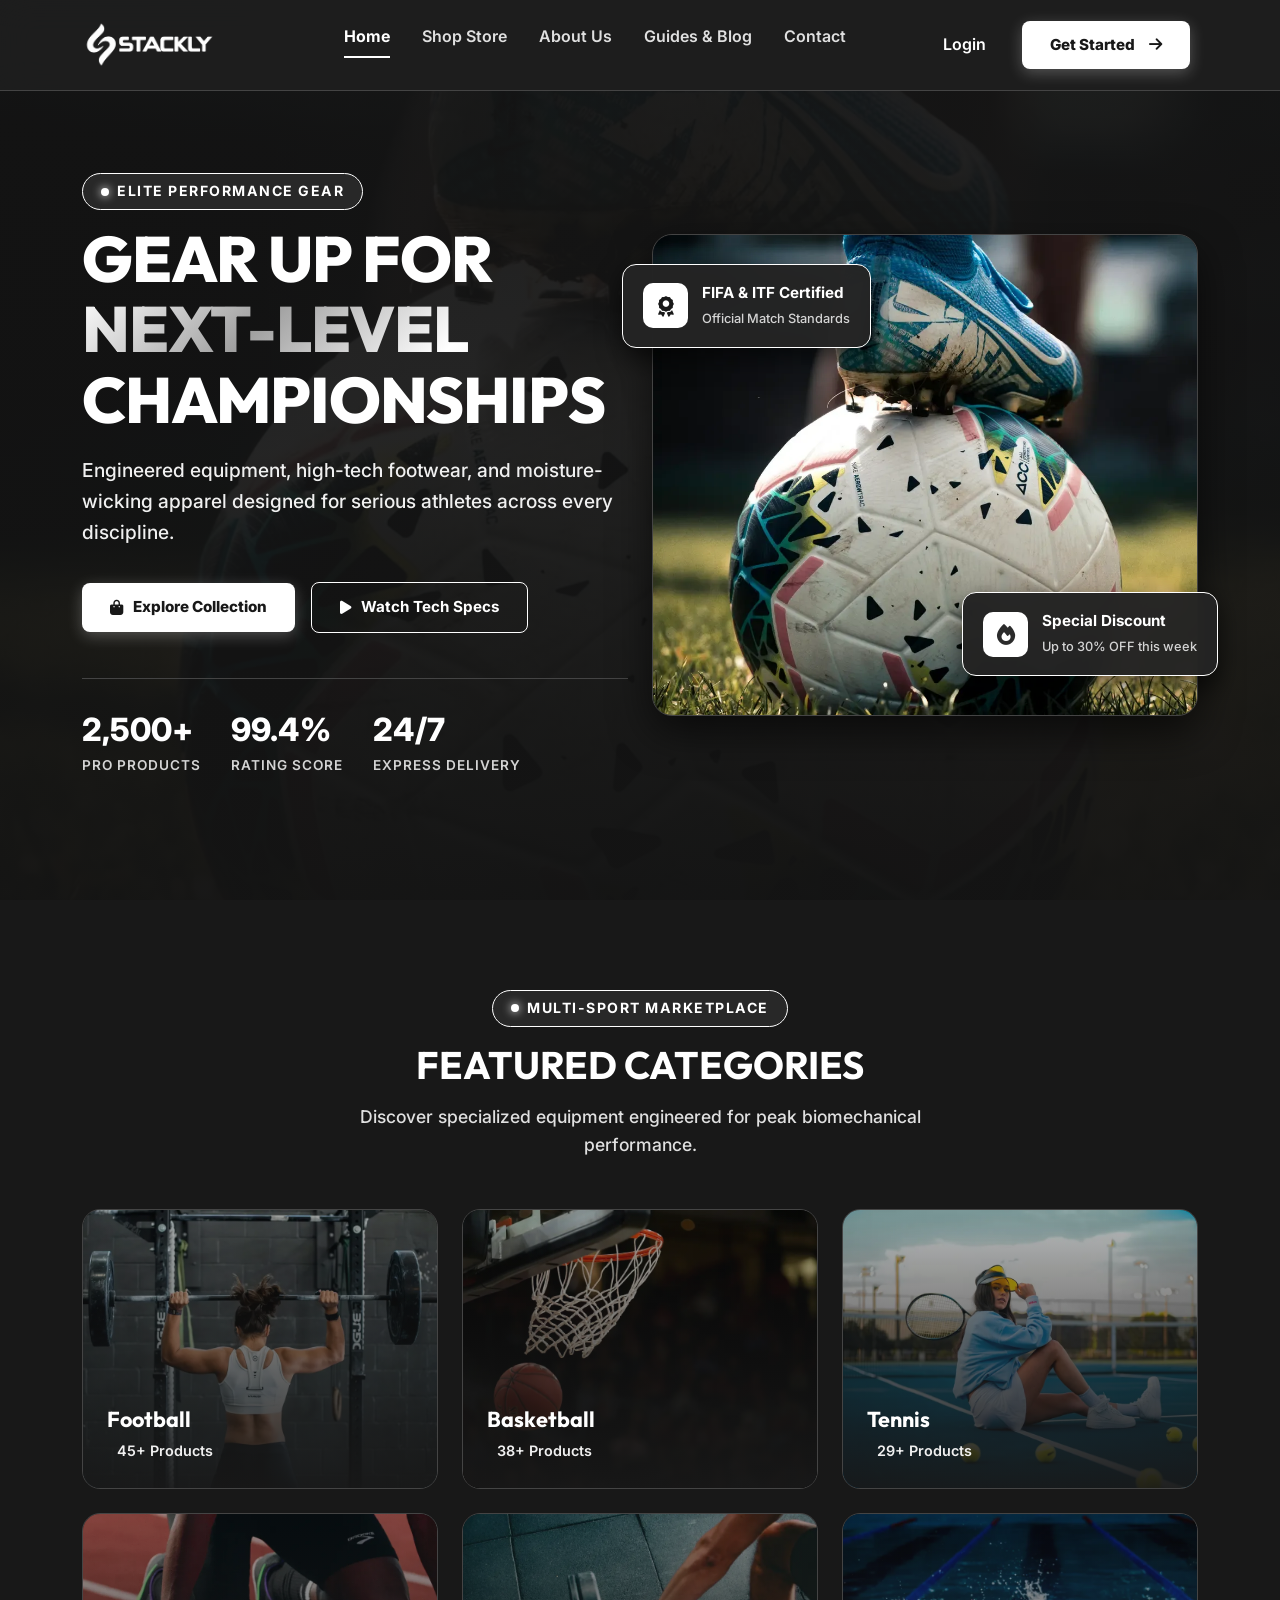
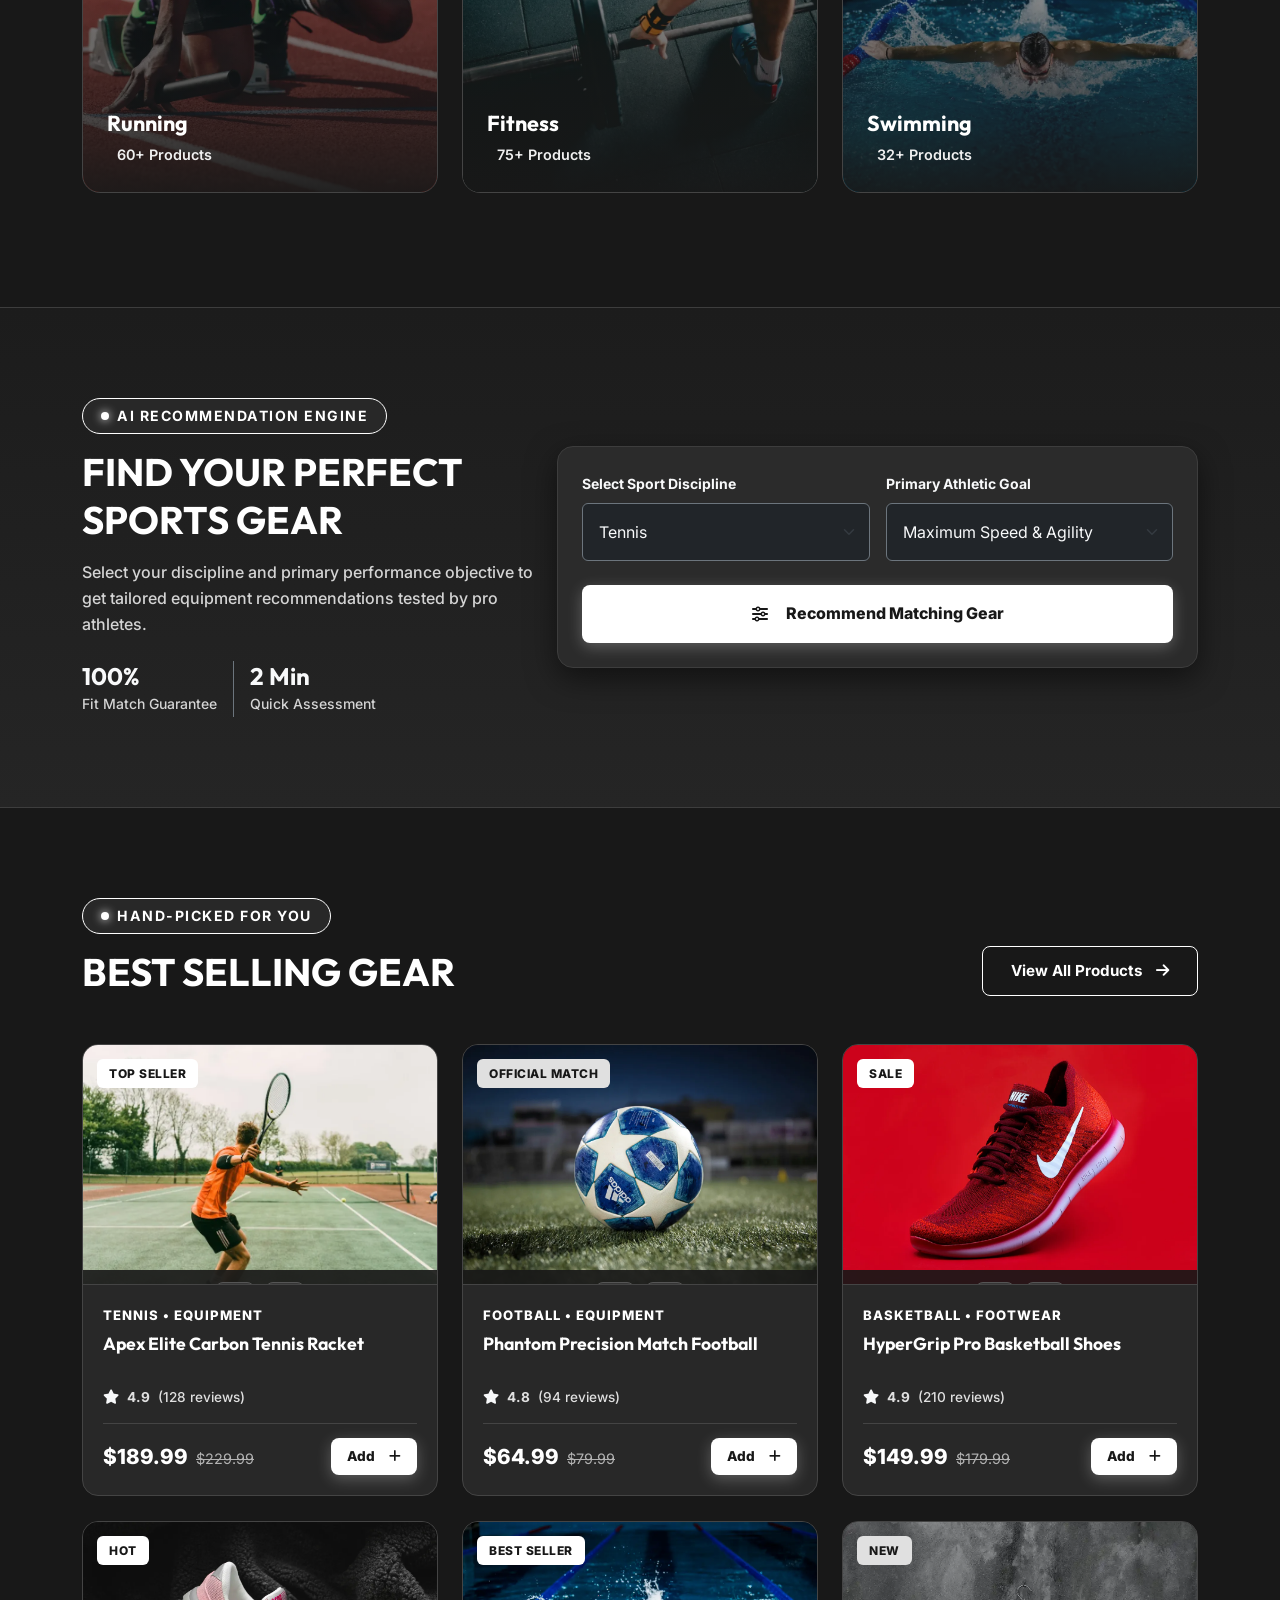
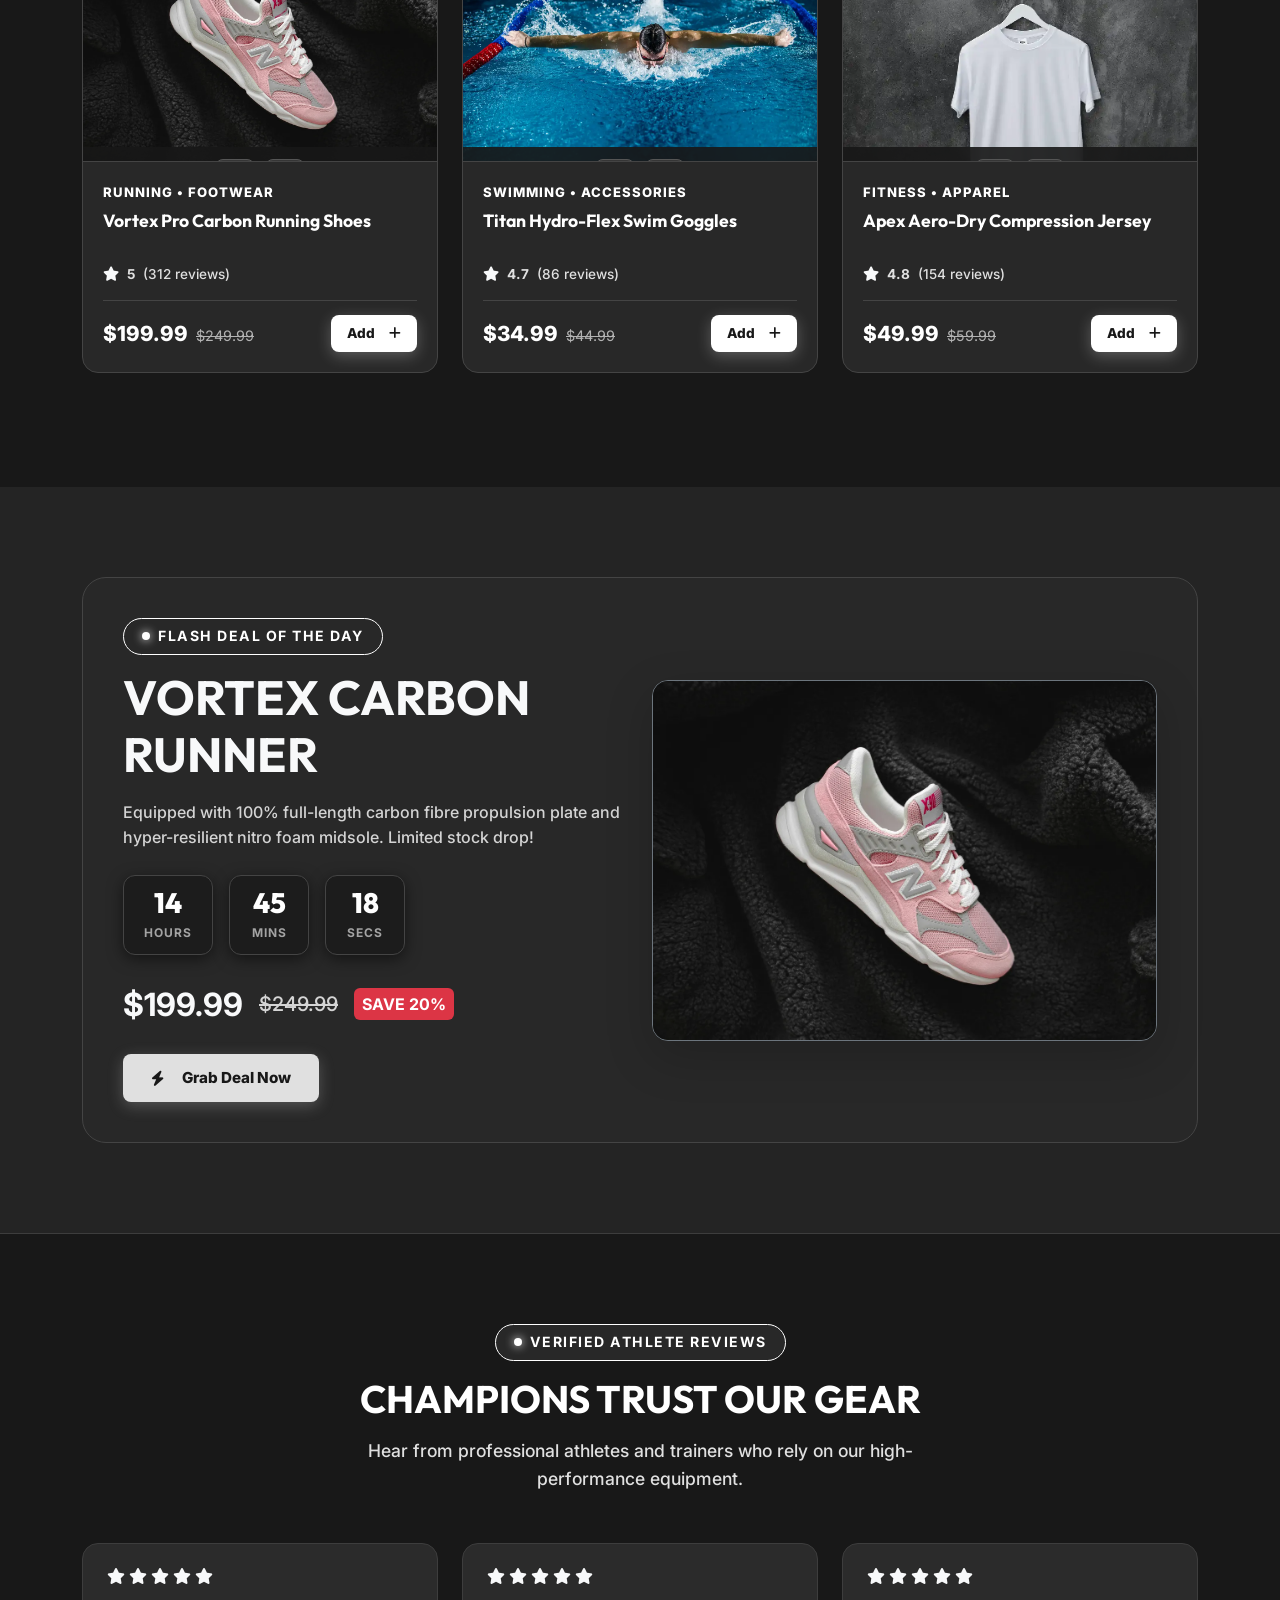
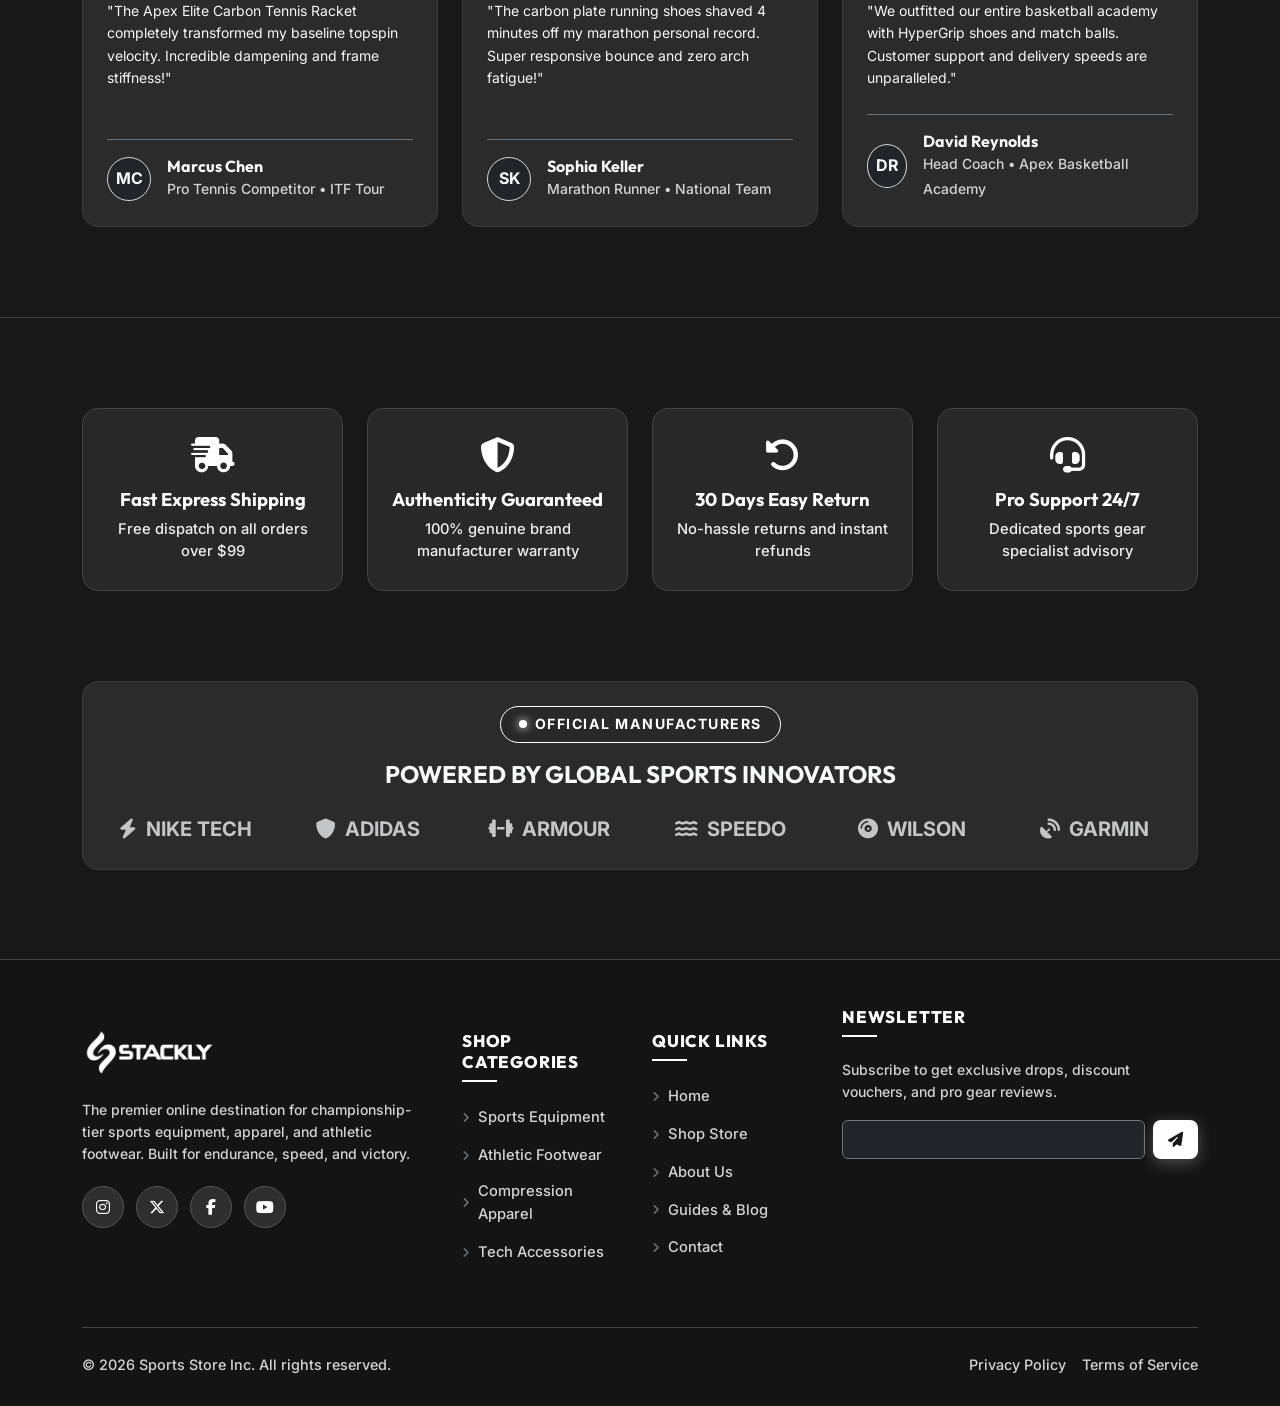
<file: index.html>
<!DOCTYPE html>
<html lang="en">
<head>
  <meta charset="UTF-8">
  <meta name="viewport" content="width=device-width, initial-scale=1.0">
  <title>Sports Store | Premium Multi-Sport Gear & Apparel</title>
  <meta name="description" content="Elevate your athletic performance. Premium sports gear, high-tech footwear, compression apparel, and championship equipment across football, basketball, tennis, running, and fitness.">

  <!-- Favicon Logo -->
  <link rel="icon" type="image/webp" href="assets/images/logoStackly.webp">

  <!-- CDNs -->
  <link href="https://cdn.jsdelivr.net/npm/bootstrap@5.3.2/dist/css/bootstrap.min.css" rel="stylesheet">
  <link rel="stylesheet" href="https://cdnjs.cloudflare.com/ajax/libs/font-awesome/6.4.2/css/all.min.css">
  <link rel="preconnect" href="https://fonts.googleapis.com">
  <link rel="preconnect" href="https://fonts.gstatic.com" crossorigin>
  <link href="https://fonts.googleapis.com/css2?family=Inter:wght@300;400;500;600;700;800&family=Outfit:wght@500;600;700;800;900&display=swap" rel="stylesheet">

  <!-- Custom Styles -->
  <link rel="stylesheet" href="css/style.css">
  <link rel="stylesheet" href="css/animations.css">
  <link rel="stylesheet" href="css/responsive.css">
</head>
<body>

  <!-- PRELOADER OVERLAY -->
  <div id="preloader-overlay" class="preloader-overlay">
    <div class="preloader-wrapper">
      <div class="preloader-graphics-stage">
        <svg class="preloader-svg-graphic" viewBox="0 0 100 100">
          <circle cx="50" cy="50" r="44" fill="none" stroke="#2b2b2b" stroke-width="4"></circle>
          <circle cx="50" cy="50" r="44" fill="none" stroke="#ffffff" stroke-width="4" stroke-dasharray="70 180" stroke-linecap="round"></circle>
        </svg>
        <img src="assets/images/logoStackly.webp" alt="Logo" class="preloader-icon" style="height: 38px; width: auto; object-fit: contain;">
      </div>
      <div class="preloader-status-text">INITIALIZING SPORTS STORE...</div>
      <div class="preloader-bar-bg">
        <div id="preloader-bar-fill" class="preloader-bar-fill"></div>
      </div>
      <div id="preloader-percent-label" class="preloader-percent-label">0%</div>
    </div>
  </div>

  <!-- GLOBAL STICKY HEADER -->
  <header class="apex-header">
    <div class="container nav-container">
      <a href="index.html" class="brand-logo">
        <img src="assets/images/logoStackly.webp" alt="Logo" style="height: 45px; width: auto;">
      </a>

      <nav class="d-none d-lg-block">
        <ul class="nav-menu">
          <li><a href="index.html" class="nav-link active">Home</a></li>
          <li><a href="shop.html" class="nav-link">Shop Store</a></li>
          <li><a href="about.html" class="nav-link">About Us</a></li>
          <li><a href="blog.html" class="nav-link">Guides & Blog</a></li>
          <li><a href="contact.html" class="nav-link">Contact</a></li>
        </ul>
      </nav>

      <div class="header-actions">
        <a href="login.html" class="nav-link text-white fw-semibold me-3 d-none d-lg-inline-block">Login</a>
        <a href="signup.html" class="btn-apex btn-apex-primary me-2 d-none d-md-inline-flex">
          Get Started <i class="fa-solid fa-arrow-right ms-1"></i>
        </a>
        <button id="hamburger-btn" class="hamburger-btn d-lg-none" aria-label="Toggle Menu">
          <span></span>
          <span></span>
          <span></span>
        </button>
      </div>
    </div>
  </header>

  <!-- MOBILE NAVIGATION MENU OVERLAY -->
  <div id="mobile-menu-overlay" class="mobile-menu-overlay">
    <div class="mobile-menu-header">
      <a href="index.html" class="brand-logo">
        <img src="assets/images/logoStackly.webp" alt="Logo" style="height: 40px; width: auto;">
      </a>
      <button id="mobile-menu-close" class="btn text-light" style="font-size: 1.5rem;"><i class="fa-solid fa-xmark"></i></button>
    </div>
    <ul class="mobile-nav-list">
      <li><a href="index.html" class="mobile-nav-link active">Home</a></li>
      <li><a href="shop.html" class="mobile-nav-link">Shop Store</a></li>
      <li><a href="about.html" class="mobile-nav-link">About Us</a></li>
      <li><a href="blog.html" class="mobile-nav-link">Guides & Blog</a></li>
      <li><a href="contact.html" class="mobile-nav-link">Contact</a></li>
      <li><a href="login.html" class="mobile-nav-link">Login</a></li>
    </ul>
    <div class="mt-auto">
      <a href="signup.html" class="btn-apex btn-apex-primary w-100 py-3 text-center">Get Started <i class="fa-solid fa-arrow-right ms-1"></i></a>
    </div>
  </div>

  <!-- HERO SECTION -->
  <section class="hero-section">
    <div class="hero-bg-img hero-bg-animated"></div>
    <div class="hero-bg-overlay"></div>
    <div class="container hero-content">
      <div class="row align-items-center">
        <div class="col-lg-6 mb-5 mb-lg-0">
          <div class="section-tag anim-fade-in-up anim-delay-1">
            <span class="dot pulse-dot-anim"></span> Elite Performance Gear
          </div>
          <h1 class="hero-title anim-fade-in-left anim-delay-2">
            GEAR UP FOR <br>
            <span class="gradient-text gradient-text-animated">NEXT-LEVEL</span> <br>
            CHAMPIONSHIPS
          </h1>
          <p class="hero-subtitle anim-fade-in-up anim-delay-3">
            Engineered equipment, high-tech footwear, and moisture-wicking apparel designed for serious athletes across every discipline.
          </p>
          <div class="hero-cta-group anim-fade-in-up anim-delay-4">
            <a href="404.html" class="btn-apex btn-apex-primary">
              <i class="fa-solid fa-bag-shopping"></i> Explore Collection
            </a>
            <a href="404.html" class="btn-apex btn-apex-outline">
              <i class="fa-solid fa-play"></i> Watch Tech Specs
            </a>
          </div>
          <div class="hero-stats anim-fade-in-up anim-delay-5">
            <div class="stat-item">
              <div class="stat-number">2,500<span>+</span></div>
              <div class="stat-label">Pro Products</div>
            </div>
            <div class="stat-item">
              <div class="stat-number">99.4<span>%</span></div>
              <div class="stat-label">Rating Score</div>
            </div>
            <div class="stat-item">
              <div class="stat-number">24<span>/7</span></div>
              <div class="stat-label">Express Delivery</div>
            </div>
          </div>
        </div>

        <div class="col-lg-6">
          <div class="hero-showcase anim-fade-in-right anim-delay-2">
            <div class="hero-main-card hero-main-card-animated">
              <img src="assets/images/hero-main.webp" alt="Athlete Store Showcase">
            </div>
            <div class="hero-floating-card hero-floating-card-1 float-item">
              <div class="floating-icon"><i class="fa-solid fa-award"></i></div>
              <div class="floating-text">
                <strong>FIFA & ITF Certified</strong>
                <span>Official Match Standards</span>
              </div>
            </div>
            <div class="hero-floating-card hero-floating-card-2 float-item" style="animation-delay: 2s;">
              <div class="floating-icon" style="background: #ffffff; color: #2b2b2b;"><i class="fa-solid fa-fire"></i></div>
              <div class="floating-text">
                <strong>Special Discount</strong>
                <span>Up to 30% OFF this week</span>
              </div>
            </div>
          </div>
        </div>
      </div>
    </div>
  </section>

  <!-- CATEGORIES SECTION -->
  <section class="section-padding bg-dark-secondary">
    <div class="container">
      <div class="section-header">
        <div class="section-tag"><span class="dot"></span> Multi-Sport Marketplace</div>
        <h2 class="section-title">FEATURED CATEGORIES</h2>
        <p class="section-subtitle">Discover specialized equipment engineered for peak biomechanical performance.</p>
      </div>

      <div class="row" id="categories-grid">
        <!-- Rendered dynamically via js/main.js -->
      </div>
    </div>
  </section>

  <!-- NEW SECTION 1: INTERACTIVE GEAR FINDER WIDGET -->
  <section class="section-padding" style="background: linear-gradient(180deg, #1c1c1c 0%, #252525 100%); border-top: 1px solid #3d3d3d; border-bottom: 1px solid #3d3d3d;">
    <div class="container">
      <div class="row align-items-center">
        <div class="col-lg-5 mb-4 mb-lg-0">
          <div class="section-tag"><span class="dot"></span> AI Recommendation Engine</div>
          <h2 class="section-title text-start mb-3">FIND YOUR PERFECT SPORTS GEAR</h2>
          <p class="text-muted mb-4">
            Select your discipline and primary performance objective to get tailored equipment recommendations tested by pro athletes.
          </p>
          <div class="d-flex gap-3">
            <div>
              <h4 class="fw-bold text-light mb-0">100%</h4>
              <span class="text-muted small">Fit Match Guarantee</span>
            </div>
            <div class="border-start border-secondary ps-3">
              <h4 class="fw-bold text-light mb-0">2 Min</h4>
              <span class="text-muted small">Quick Assessment</span>
            </div>
          </div>
        </div>

        <div class="col-lg-7">
          <div class="p-4 rounded-4 gear-finder-card" style="background: #2b2b2b; border: 1px solid #3d3d3d; box-shadow: 0 10px 30px rgba(0,0,0,0.5);">
            <form id="gear-finder-form">
              <div class="row g-3">
                <div class="col-md-6">
                  <label class="form-label text-light small fw-bold">Select Sport Discipline</label>
                  <select id="finder-sport" class="form-select bg-dark text-light border-secondary p-3">
                    <option value="Tennis">Tennis</option>
                    <option value="Football">Football</option>
                    <option value="Basketball">Basketball</option>
                    <option value="Running">Running</option>
                    <option value="Fitness">Fitness & Gym</option>
                    <option value="Swimming">Swimming</option>
                  </select>
                </div>
                <div class="col-md-6">
                  <label class="form-label text-light small fw-bold">Primary Athletic Goal</label>
                  <select id="finder-goal" class="form-select bg-dark text-light border-secondary p-3">
                    <option value="Maximum Speed">Maximum Speed & Agility</option>
                    <option value="Endurance">Endurance & Comfort</option>
                    <option value="Power Output">Power & Impact Force</option>
                    <option value="Injury Recovery">Injury Prevention & Support</option>
                  </select>
                </div>
                <div class="col-12 mt-4">
                  <button type="submit" class="btn-apex btn-apex-primary w-100 py-3 fs-6">
                    <i class="fa-solid fa-sliders me-2"></i> Recommend Matching Gear
                  </button>
                </div>
              </div>
            </form>
          </div>
        </div>
      </div>
    </div>
  </section>

  <!-- FEATURED PRODUCTS SECTION -->
  <section class="section-padding">
    <div class="container">
      <div class="d-flex justify-content-between align-items-end mb-5 flex-wrap gap-3">
        <div>
          <div class="section-tag"><span class="dot"></span> Hand-Picked For You</div>
          <h2 class="section-title mb-0">BEST SELLING GEAR</h2>
        </div>
        <a href="shop.html" class="btn-apex btn-apex-outline">
          View All Products <i class="fa-solid fa-arrow-right ms-1"></i>
        </a>
      </div>

      <div class="row" id="featured-products-grid">
        <!-- Rendered dynamically via js/main.js -->
      </div>
    </div>
  </section>

  <!-- DEAL OF THE DAY SECTION -->
  <section class="section-padding deal-section">
    <div class="container">
      <div class="deal-card">
        <div class="row align-items-center">
          <div class="col-lg-6 mb-4 mb-lg-0">
            <div class="section-tag"><span class="dot"></span> Flash Deal of the Day</div>
            <h2 class="display-5 fw-bold text-light mb-3">VORTEX CARBON RUNNER</h2>
            <p class="text-muted mb-4">
              Equipped with 100% full-length carbon fibre propulsion plate and hyper-resilient nitro foam midsole. Limited stock drop!
            </p>

            <div class="timer-box">
              <div class="timer-unit">
                <div class="timer-num" id="timer-hours">14</div>
                <div class="timer-label">Hours</div>
              </div>
              <div class="timer-unit">
                <div class="timer-num" id="timer-mins">45</div>
                <div class="timer-label">Mins</div>
              </div>
              <div class="timer-unit">
                <div class="timer-num" id="timer-secs">20</div>
                <div class="timer-label">Secs</div>
              </div>
            </div>

            <div class="d-flex align-items-center gap-3">
              <span class="fs-2 fw-bold text-light">$199.99</span>
              <span class="fs-5 text-muted text-decoration-line-through">$249.99</span>
              <span class="badge bg-danger p-2 fs-6 badge-pulse-red">SAVE 20%</span>
            </div>

            <a href="404.html" class="btn-apex btn-apex-orange mt-4 d-inline-flex">
              <i class="fa-solid fa-bolt me-2"></i> Grab Deal Now
            </a>
          </div>

          <div class="col-lg-6 text-center">
            <img src="assets/images/prod-running-shoes.webp" alt="Vortex Carbon Runner" class="img-fluid rounded-4 shadow-lg border border-secondary" style="max-height: 380px; object-fit: cover;">
          </div>
        </div>
      </div>
    </div>
  </section>

  <!-- NEW SECTION 2: ATHLETE REVIEWS & TESTIMONIALS -->
  <section class="section-padding bg-dark-secondary" style="border-top: 1px solid #3d3d3d; border-bottom: 1px solid #3d3d3d;">
    <div class="container">
      <div class="section-header">
        <div class="section-tag"><span class="dot"></span> Verified Athlete Reviews</div>
        <h2 class="section-title">CHAMPIONS TRUST OUR GEAR</h2>
        <p class="section-subtitle">Hear from professional athletes and trainers who rely on our high-performance equipment.</p>
      </div>

      <div class="row g-4">
        <div class="col-lg-4 col-md-6">
          <div class="p-4 rounded-4 h-100 d-flex flex-column justify-content-between testimonial-card" style="background: #2b2b2b; border: 1px solid #3d3d3d;">
            <div>
              <div class="d-flex align-items-center gap-1 text-light mb-3">
                <i class="fa-solid fa-star"></i><i class="fa-solid fa-star"></i><i class="fa-solid fa-star"></i><i class="fa-solid fa-star"></i><i class="fa-solid fa-star"></i>
              </div>
              <p class="text-light small mb-4" style="line-height: 1.6;">
                "The Apex Elite Carbon Tennis Racket completely transformed my baseline topspin velocity. Incredible dampening and frame stiffness!"
              </p>
            </div>
            <div class="d-flex align-items-center gap-3 pt-3 border-top border-secondary">
              <div class="rounded-circle bg-dark text-light fw-bold d-flex align-items-center justify-content-center" style="width: 44px; height: 44px; border: 1px solid #d4d4d4;">
                MC
              </div>
              <div>
                <h6 class="mb-0 text-light fw-bold">Marcus Chen</h6>
                <span class="text-muted small">Pro Tennis Competitor • ITF Tour</span>
              </div>
            </div>
          </div>
        </div>

        <div class="col-lg-4 col-md-6">
          <div class="p-4 rounded-4 h-100 d-flex flex-column justify-content-between testimonial-card" style="background: #2b2b2b; border: 1px solid #3d3d3d;">
            <div>
              <div class="d-flex align-items-center gap-1 text-light mb-3">
                <i class="fa-solid fa-star"></i><i class="fa-solid fa-star"></i><i class="fa-solid fa-star"></i><i class="fa-solid fa-star"></i><i class="fa-solid fa-star"></i>
              </div>
              <p class="text-light small mb-4" style="line-height: 1.6;">
                "The carbon plate running shoes shaved 4 minutes off my marathon personal record. Super responsive bounce and zero arch fatigue!"
              </p>
            </div>
            <div class="d-flex align-items-center gap-3 pt-3 border-top border-secondary">
              <div class="rounded-circle bg-dark text-light fw-bold d-flex align-items-center justify-content-center" style="width: 44px; height: 44px; border: 1px solid #d4d4d4;">
                SK
              </div>
              <div>
                <h6 class="mb-0 text-light fw-bold">Sophia Keller</h6>
                <span class="text-muted small">Marathon Runner • National Team</span>
              </div>
            </div>
          </div>
        </div>

        <div class="col-lg-4 col-md-6">
          <div class="p-4 rounded-4 h-100 d-flex flex-column justify-content-between testimonial-card" style="background: #2b2b2b; border: 1px solid #3d3d3d;">
            <div>
              <div class="d-flex align-items-center gap-1 text-light mb-3">
                <i class="fa-solid fa-star"></i><i class="fa-solid fa-star"></i><i class="fa-solid fa-star"></i><i class="fa-solid fa-star"></i><i class="fa-solid fa-star"></i>
              </div>
              <p class="text-light small mb-4" style="line-height: 1.6;">
                "We outfitted our entire basketball academy with HyperGrip shoes and match balls. Customer support and delivery speeds are unparalleled."
              </p>
            </div>
            <div class="d-flex align-items-center gap-3 pt-3 border-top border-secondary">
              <div class="rounded-circle bg-dark text-light fw-bold d-flex align-items-center justify-content-center" style="width: 44px; height: 44px; border: 1px solid #d4d4d4;">
                DR
              </div>
              <div>
                <h6 class="mb-0 text-light fw-bold">David Reynolds</h6>
                <span class="text-muted small">Head Coach • Apex Basketball Academy</span>
              </div>
            </div>
          </div>
        </div>
      </div>
    </div>
  </section>

  <!-- STORE HIGHLIGHTS & ADVANTAGES (CLEARLY STYLED CARDS) -->
  <section class="section-padding">
    <div class="container">
      <div class="row g-4">
        <div class="col-lg-3 col-md-6 col-sm-6">
          <div class="feature-card">
            <i class="fa-solid fa-truck-fast feature-card-icon"></i>
            <h5 class="feature-card-title">Fast Express Shipping</h5>
            <p class="feature-card-text">Free dispatch on all orders over $99</p>
          </div>
        </div>
        <div class="col-lg-3 col-md-6 col-sm-6">
          <div class="feature-card">
            <i class="fa-solid fa-shield-halved feature-card-icon"></i>
            <h5 class="feature-card-title">Authenticity Guaranteed</h5>
            <p class="feature-card-text">100% genuine brand manufacturer warranty</p>
          </div>
        </div>
        <div class="col-lg-3 col-md-6 col-sm-6">
          <div class="feature-card">
            <i class="fa-solid fa-rotate-left feature-card-icon"></i>
            <h5 class="feature-card-title">30 Days Easy Return</h5>
            <p class="feature-card-text">No-hassle returns and instant refunds</p>
          </div>
        </div>
        <div class="col-lg-3 col-md-6 col-sm-6">
          <div class="feature-card">
            <i class="fa-solid fa-headset feature-card-icon"></i>
            <h5 class="feature-card-title">Pro Support 24/7</h5>
            <p class="feature-card-text">Dedicated sports gear specialist advisory</p>
          </div>
        </div>
      </div>
    </div>
  </section>

  <!-- NEW SECTION 3: OFFICIAL BRAND PARTNERS SHOWCASE -->
  <section class="section-padding pt-0">
    <div class="container">
      <div class="p-4 rounded-4 text-center gear-finder-card" style="background: #2b2b2b; border: 1px solid #3d3d3d;">
        <div class="section-tag mb-3"><span class="dot"></span> Official Manufacturers</div>
        <h4 class="text-light fw-bold mb-4">POWERED BY GLOBAL SPORTS INNOVATORS</h4>
        <div class="row align-items-center justify-content-center g-4">
          <div class="col-6 col-md-2">
            <span class="fs-5 fw-bold text-light opacity-75 brand-partner-badge"><i class="fa-solid fa-bolt me-1"></i> NIKE TECH</span>
          </div>
          <div class="col-6 col-md-2">
            <span class="fs-5 fw-bold text-light opacity-75 brand-partner-badge"><i class="fa-solid fa-shield me-1"></i> ADIDAS</span>
          </div>
          <div class="col-6 col-md-2">
            <span class="fs-5 fw-bold text-light opacity-75 brand-partner-badge"><i class="fa-solid fa-dumbbell me-1"></i> ARMOUR</span>
          </div>
          <div class="col-6 col-md-2">
            <span class="fs-5 fw-bold text-light opacity-75 brand-partner-badge"><i class="fa-solid fa-water me-1"></i> SPEEDO</span>
          </div>
          <div class="col-6 col-md-2">
            <span class="fs-5 fw-bold text-light opacity-75 brand-partner-badge"><i class="fa-solid fa-compact-disc me-1"></i> WILSON</span>
          </div>
          <div class="col-6 col-md-2">
            <span class="fs-5 fw-bold text-light opacity-75 brand-partner-badge"><i class="fa-solid fa-satellite-dish me-1"></i> GARMIN</span>
          </div>
        </div>
      </div>
    </div>
  </section>

    <!-- FOOTER -->
  <footer class="apex-footer">
    <div class="container">
      <div class="row g-4 align-items-start">
        <div class="col-lg-4 col-md-12 mb-4 mb-lg-0">
          <a href="index.html" class="brand-logo mb-3 d-inline-block">
            <img src="assets/images/logoStackly.webp" alt="Logo" style="height: 45px; width: auto;">
          </a>
          <p class="text-muted small pe-lg-4">
            The premier online destination for championship-tier sports equipment, apparel, and athletic footwear. Built for endurance, speed, and victory.
          </p>
          <div class="social-links">
            <a href="404.html" class="icon-btn" title="Instagram"><i class="fa-brands fa-instagram"></i></a>
            <a href="404.html" class="icon-btn" title="X Twitter"><i class="fa-brands fa-x-twitter"></i></a>
            <a href="404.html" class="icon-btn" title="Facebook"><i class="fa-brands fa-facebook-f"></i></a>
            <a href="404.html" class="icon-btn" title="YouTube"><i class="fa-brands fa-youtube"></i></a>
          </div>
        </div>

        <div class="col-6 col-sm-6 col-md-3 col-lg-2 footer-col">
          <h5 class="footer-heading">Shop Categories</h5>
          <ul class="footer-links">
            <li><a href="404.html"><i class="fa-solid fa-angle-right me-2 text-secondary" style="font-size: 0.75rem;"></i>Sports Equipment</a></li>
            <li><a href="404.html"><i class="fa-solid fa-angle-right me-2 text-secondary" style="font-size: 0.75rem;"></i>Athletic Footwear</a></li>
            <li><a href="404.html"><i class="fa-solid fa-angle-right me-2 text-secondary" style="font-size: 0.75rem;"></i>Compression Apparel</a></li>
            <li><a href="404.html"><i class="fa-solid fa-angle-right me-2 text-secondary" style="font-size: 0.75rem;"></i>Tech Accessories</a></li>
          </ul>
        </div>

        <div class="col-6 col-sm-6 col-md-3 col-lg-2 footer-col">
          <h5 class="footer-heading">Quick Links</h5>
          <ul class="footer-links">
            <li><a href="index.html"><i class="fa-solid fa-angle-right me-2 text-secondary" style="font-size: 0.75rem;"></i>Home</a></li>
            <li><a href="shop.html"><i class="fa-solid fa-angle-right me-2 text-secondary" style="font-size: 0.75rem;"></i>Shop Store</a></li>
            <li><a href="about.html"><i class="fa-solid fa-angle-right me-2 text-secondary" style="font-size: 0.75rem;"></i>About Us</a></li>
            <li><a href="blog.html"><i class="fa-solid fa-angle-right me-2 text-secondary" style="font-size: 0.75rem;"></i>Guides & Blog</a></li>
            <li><a href="contact.html"><i class="fa-solid fa-angle-right me-2 text-secondary" style="font-size: 0.75rem;"></i>Contact</a></li>
          </ul>
        </div>

        <div class="col-12 col-md-6 col-lg-4 footer-col mt-4 mt-md-0">
          <h5 class="footer-heading">Newsletter</h5>
          <p class="text-muted small mb-3">Subscribe to get exclusive drops, discount vouchers, and pro gear reviews.</p>
          <form onsubmit="event.preventDefault(); window.location.href='404.html';" class="d-flex gap-2">
            <input type="email" class="form-control bg-dark text-light border-secondary p-2.5" required placeholder="Enter your email (e.g. name@gmail.com)">
            <button type="submit" class="btn-apex btn-apex-primary px-3" title="Subscribe"><i class="fa-solid fa-paper-plane"></i></button>
          </form>
        </div>
      </div>

      <div class="footer-bottom">
        <div>© 2026 Sports Store Inc. All rights reserved.</div>
        <div class="d-flex gap-3">
          <a href="404.html" class="text-muted">Privacy Policy</a>
          <a href="404.html" class="text-muted">Terms of Service</a>
        </div>
      </div>
    </div>
  </footer>

  <!-- Scripts -->
  <script src="https://cdn.jsdelivr.net/npm/bootstrap@5.3.2/dist/js/bootstrap.bundle.min.js"></script>
  <script src="js/products-data.js"></script>
  <script src="js/main.js"></script>
</body>
</html>
</file>
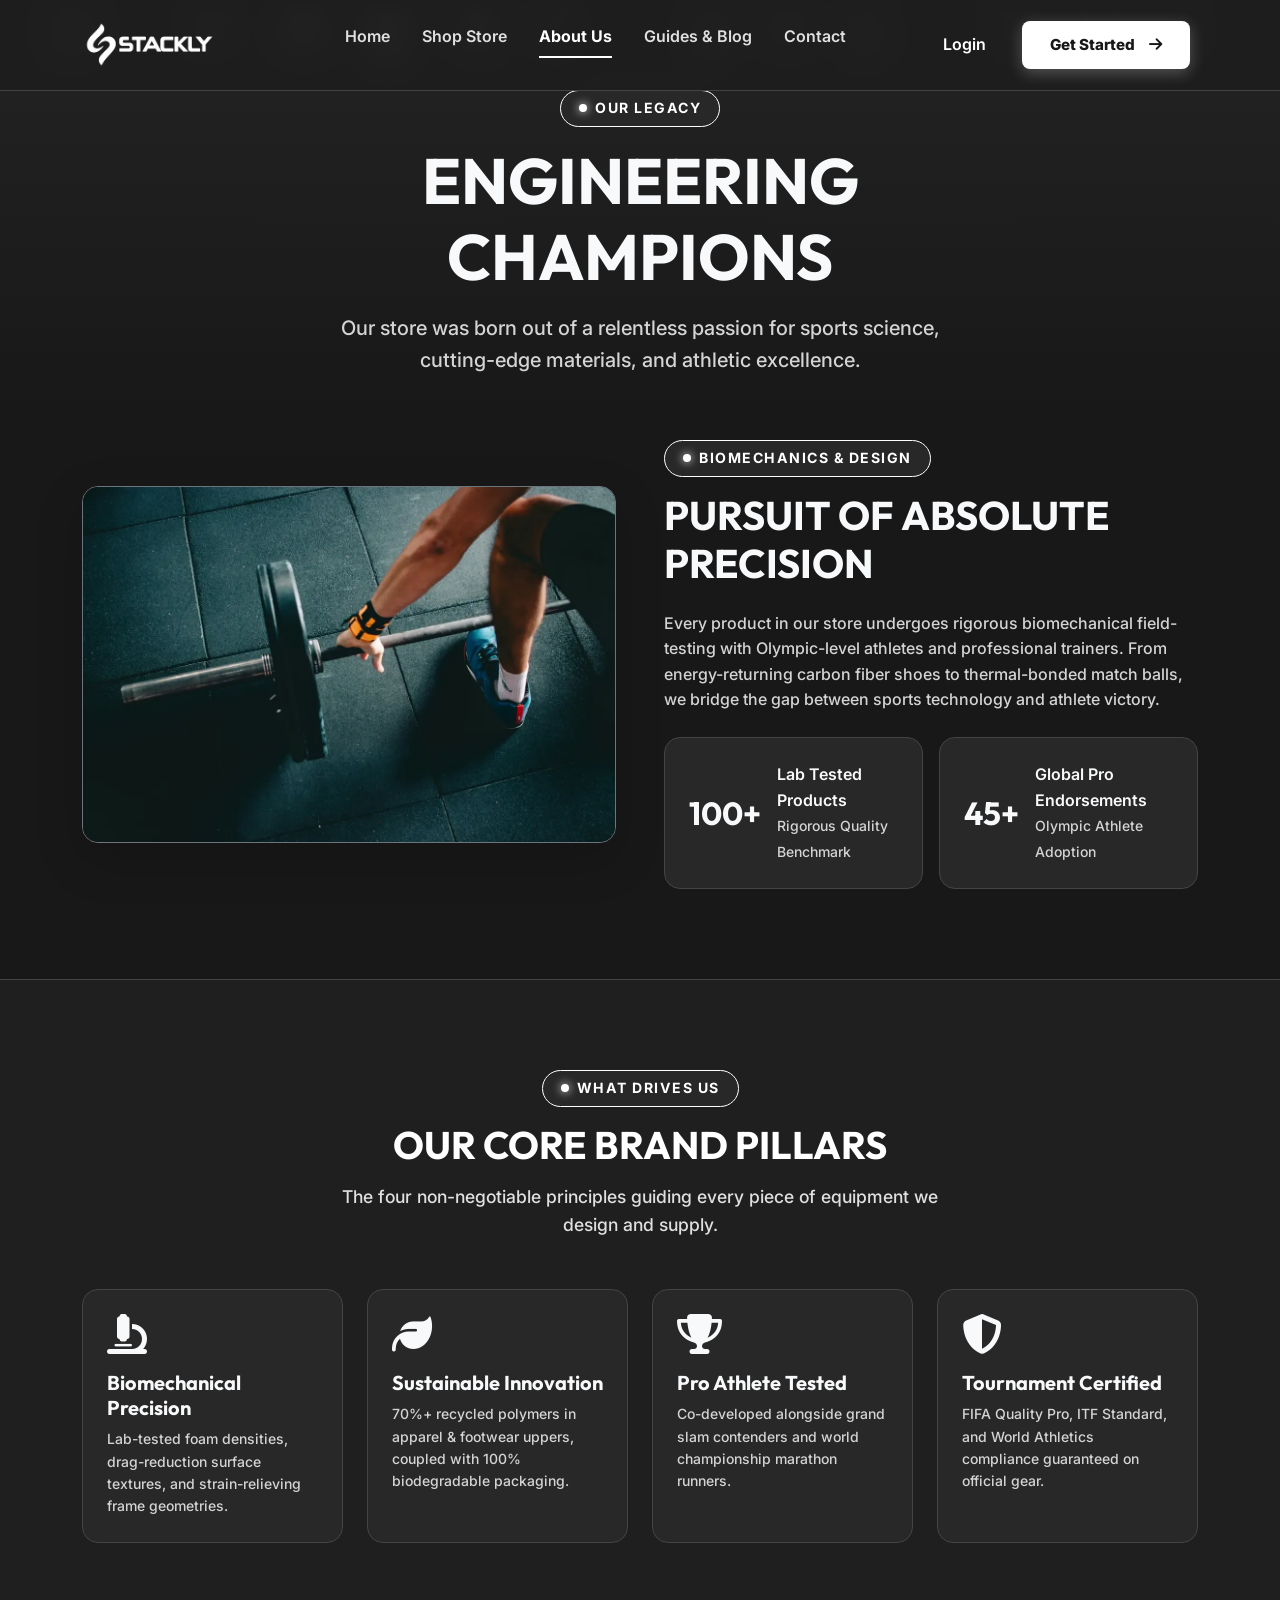
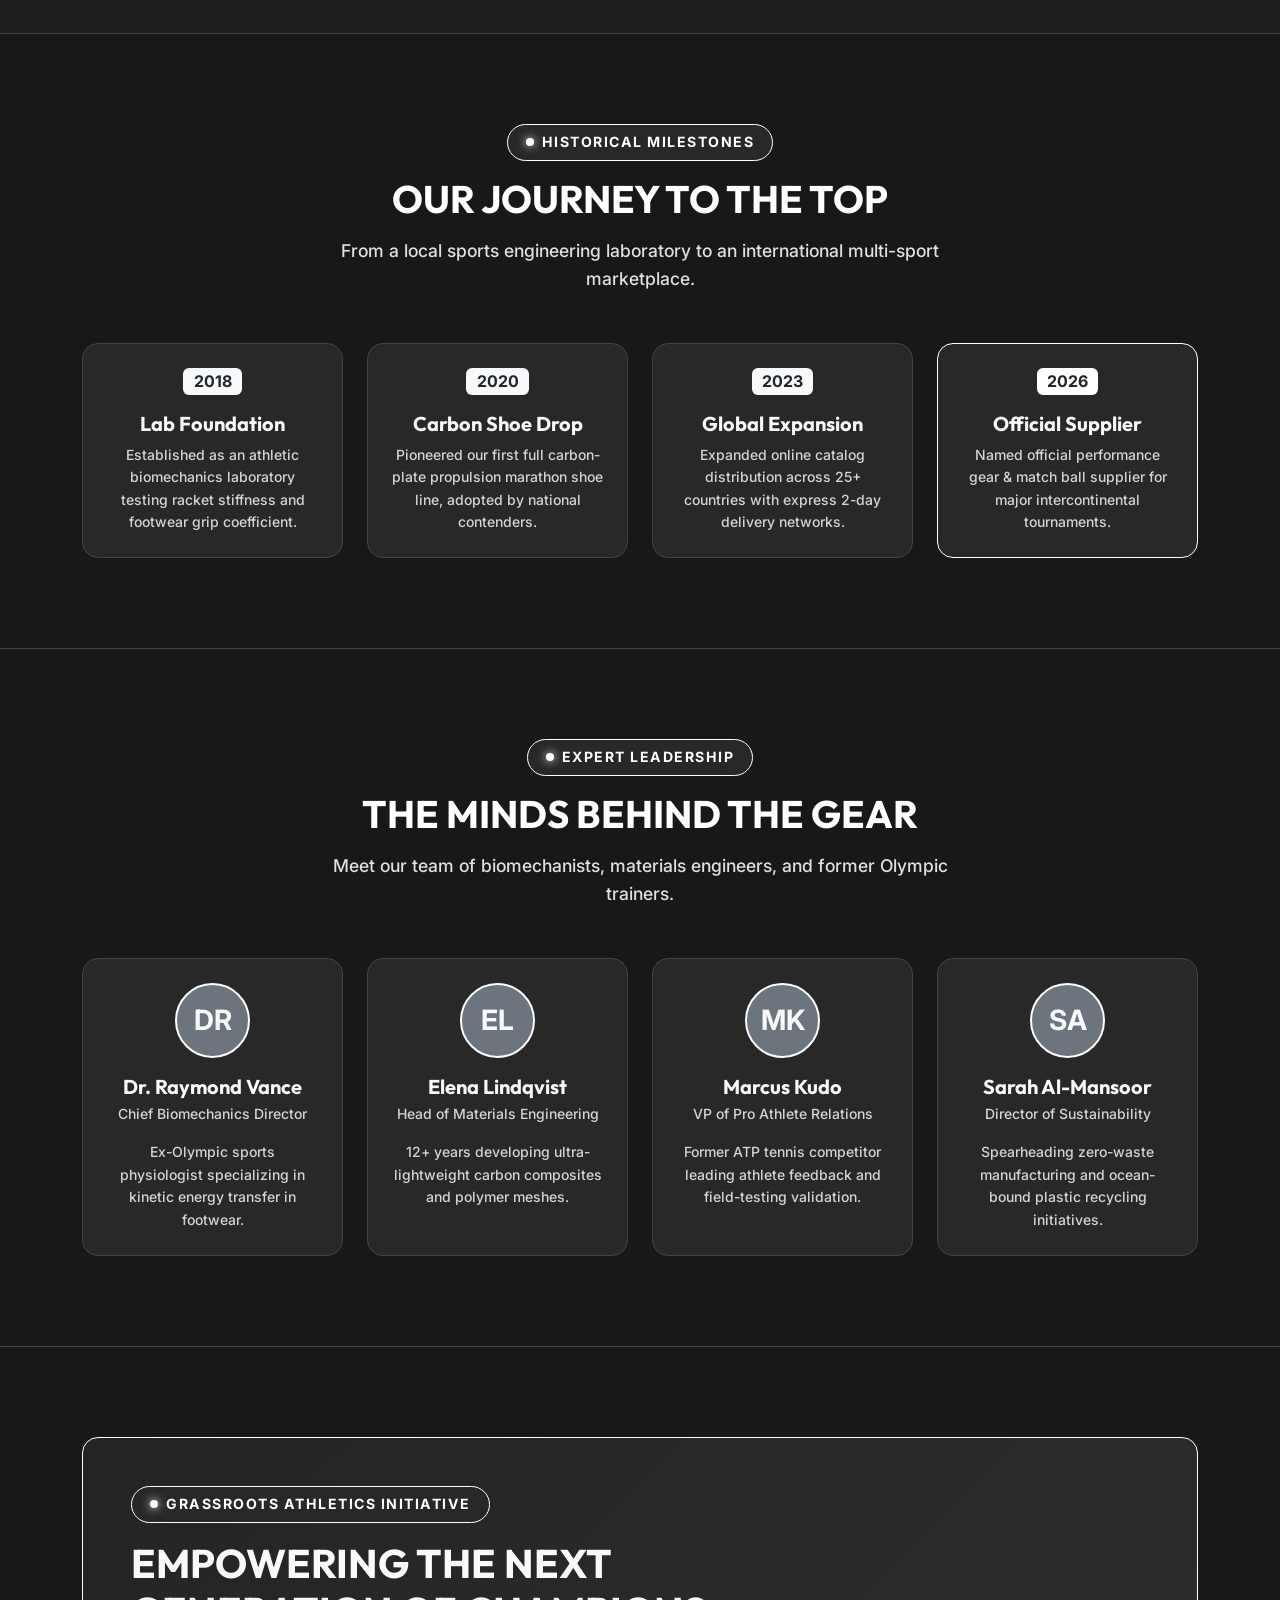
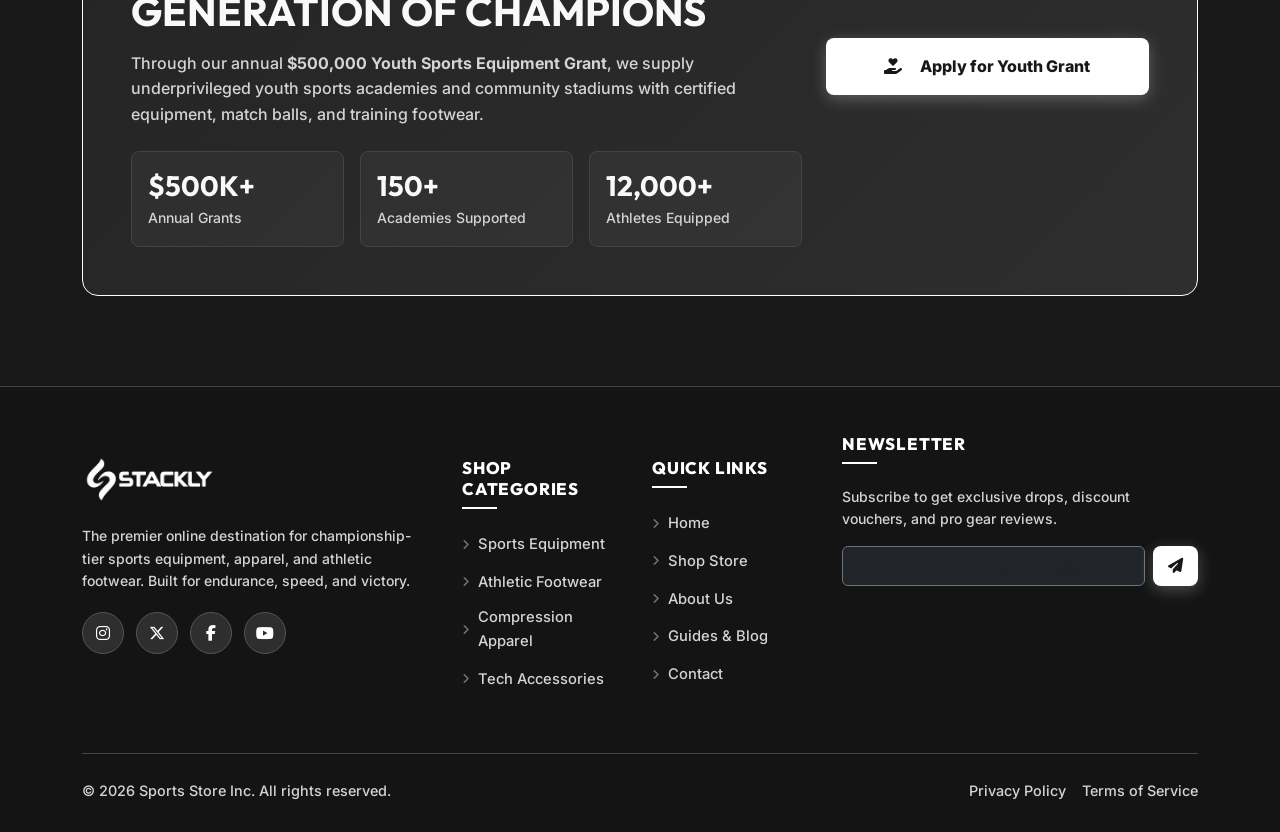
<file: about.html>
<!DOCTYPE html>
<html lang="en">
<head>
  <meta charset="UTF-8">
  <meta name="viewport" content="width=device-width, initial-scale=1.0">
  <title>About Us | Sports Store</title>
  <meta name="description" content="Learn about our mission, biomechanics lab innovation, leadership team, and commitment to powering champions worldwide.">

  <!-- Favicon Logo -->
  <link rel="icon" type="image/webp" href="assets/images/logoStackly.webp">

  <!-- CDNs -->
  <link href="https://cdn.jsdelivr.net/npm/bootstrap@5.3.2/dist/css/bootstrap.min.css" rel="stylesheet">
  <link rel="stylesheet" href="https://cdnjs.cloudflare.com/ajax/libs/font-awesome/6.4.2/css/all.min.css">
  <link rel="preconnect" href="https://fonts.googleapis.com">
  <link rel="preconnect" href="https://fonts.gstatic.com" crossorigin>
  <link href="https://fonts.googleapis.com/css2?family=Inter:wght@300;400;500;600;700;800&family=Outfit:wght@500;600;700;800;900&display=swap" rel="stylesheet">

  <!-- Custom Styles -->
  <link rel="stylesheet" href="css/style.css">
  <link rel="stylesheet" href="css/animations.css">
  <link rel="stylesheet" href="css/responsive.css">
</head>
<body>

  <!-- PRELOADER OVERLAY -->
  <div id="preloader-overlay" class="preloader-overlay">
    <div class="preloader-wrapper">
      <div class="preloader-graphics-stage">
        <svg class="preloader-svg-graphic" viewBox="0 0 100 100">
          <circle cx="50" cy="50" r="44" fill="none" stroke="#2b2b2b" stroke-width="4"></circle>
          <circle cx="50" cy="50" r="44" fill="none" stroke="#ffffff" stroke-width="4" stroke-dasharray="70 180" stroke-linecap="round"></circle>
        </svg>
        <img src="assets/images/logoStackly.webp" alt="Logo" class="preloader-icon" style="height: 38px; width: auto; object-fit: contain;">
      </div>
      <div class="preloader-status-text">INITIALIZING SPORTS STORE...</div>
      <div class="preloader-bar-bg">
        <div id="preloader-bar-fill" class="preloader-bar-fill"></div>
      </div>
      <div id="preloader-percent-label" class="preloader-percent-label">0%</div>
    </div>
  </div>

  <!-- GLOBAL STICKY HEADER -->
  <header class="apex-header scrolled">
    <div class="container nav-container">
      <a href="index.html" class="brand-logo">
        <img src="assets/images/logoStackly.webp" alt="Logo" style="height: 45px; width: auto;">
      </a>

      <nav class="d-none d-lg-block">
        <ul class="nav-menu">
          <li><a href="index.html" class="nav-link">Home</a></li>
          <li><a href="shop.html" class="nav-link">Shop Store</a></li>
          <li><a href="about.html" class="nav-link active">About Us</a></li>
          <li><a href="blog.html" class="nav-link">Guides & Blog</a></li>
          <li><a href="contact.html" class="nav-link">Contact</a></li>
        </ul>
      </nav>

      <div class="header-actions">
        <a href="login.html" class="nav-link text-white fw-semibold me-3 d-none d-lg-inline-block">Login</a>
        <a href="signup.html" class="btn-apex btn-apex-primary me-2 d-none d-md-inline-flex">
          Get Started <i class="fa-solid fa-arrow-right ms-1"></i>
        </a>
        <button id="hamburger-btn" class="hamburger-btn d-lg-none" aria-label="Toggle Menu">
          <span></span>
          <span></span>
          <span></span>
        </button>
      </div>
    </div>
  </header>

  <!-- MOBILE NAVIGATION MENU OVERLAY -->
  <div id="mobile-menu-overlay" class="mobile-menu-overlay">
    <div class="mobile-menu-header">
      <a href="index.html" class="brand-logo">
        <img src="assets/images/logoStackly.webp" alt="Logo" style="height: 40px; width: auto;">
      </a>
      <button id="mobile-menu-close" class="btn text-light" style="font-size: 1.5rem;"><i class="fa-solid fa-xmark"></i></button>
    </div>
    <ul class="mobile-nav-list">
      <li><a href="index.html" class="mobile-nav-link">Home</a></li>
      <li><a href="shop.html" class="mobile-nav-link">Shop Store</a></li>
      <li><a href="about.html" class="mobile-nav-link active">About Us</a></li>
      <li><a href="blog.html" class="mobile-nav-link">Guides & Blog</a></li>
      <li><a href="contact.html" class="mobile-nav-link">Contact</a></li>
      <li><a href="login.html" class="mobile-nav-link">Login</a></li>
    </ul>
    <div class="mt-auto">
      <a href="signup.html" class="btn-apex btn-apex-primary w-100 py-3 text-center">Get Started <i class="fa-solid fa-arrow-right ms-1"></i></a>
    </div>
  </div>

  <!-- ABOUT HERO BANNER -->
  <section class="section-padding pb-4 about-hero-section" style="background: linear-gradient(180deg, rgba(255, 255, 255, 0.05) 0%, transparent 100%);">
    <div class="container text-center max-w-700">
      <div class="section-tag mb-3"><span class="dot"></span> Our Legacy</div>
      <h1 class="display-3 fw-bold text-light mb-3">ENGINEERING CHAMPIONS</h1>
      <p class="text-muted fs-5">Our store was born out of a relentless passion for sports science, cutting-edge materials, and athletic excellence.</p>
    </div>
  </section>

  <!-- MISSION & VISION SECTION -->
  <section class="section-padding pt-4">
    <div class="container">
      <div class="row align-items-center g-4 g-lg-5">
        <div class="col-lg-6 mb-4 mb-lg-0">
          <img src="assets/images/about-testing-lab.webp" alt="Sports Testing Lab" class="img-fluid rounded-4 shadow-lg border border-secondary w-100">
        </div>
        <div class="col-lg-6">
          <div class="section-tag"><span class="dot"></span> Biomechanics & Design</div>
          <h2 class="display-6 fw-bold text-light mb-4">PURSUIT OF ABSOLUTE PRECISION</h2>
          <p class="text-muted mb-4">
            Every product in our store undergoes rigorous biomechanical field-testing with Olympic-level athletes and professional trainers. From energy-returning carbon fiber shoes to thermal-bonded match balls, we bridge the gap between sports technology and athlete victory.
          </p>
          <div class="row g-3">
            <div class="col-12 col-sm-6">
              <div class="p-3 p-sm-4 rounded-4 d-flex align-items-center gap-3" style="background: var(--bg-card); border: 1.5px solid #444444;">
                <h3 class="fw-bold text-light mb-0 fs-2 fs-sm-3">100+</h3>
                <div>
                  <span class="text-light fw-semibold d-block">Lab Tested Products</span>
                  <span class="text-muted small">Rigorous Quality Benchmark</span>
                </div>
              </div>
            </div>
            <div class="col-12 col-sm-6">
              <div class="p-3 p-sm-4 rounded-4 d-flex align-items-center gap-3" style="background: var(--bg-card); border: 1.5px solid #444444;">
                <h3 class="fw-bold text-light mb-0 fs-2 fs-sm-3">45+</h3>
                <div>
                  <span class="text-light fw-semibold d-block">Global Pro Endorsements</span>
                  <span class="text-muted small">Olympic Athlete Adoption</span>
                </div>
              </div>
            </div>
          </div>
        </div>
      </div>
    </div>
  </section>

  <!-- NEW SECTION 1: CORE BRAND PILLARS / VALUES -->
  <section class="section-padding" style="background: #1f1f1f; border-top: 1.5px solid #444444; border-bottom: 1.5px solid #444444;">
    <div class="container">
      <div class="section-header text-center">
        <div class="section-tag"><span class="dot"></span> What Drives Us</div>
        <h2 class="section-title">OUR CORE BRAND PILLARS</h2>
        <p class="section-subtitle">The four non-negotiable principles guiding every piece of equipment we design and supply.</p>
      </div>

      <div class="row g-3 g-md-4">
        <div class="col-12 col-sm-6 col-lg-3">
          <div class="p-3 p-sm-4 rounded-4 h-100" style="background: #282828; border: 1.5px solid #444444;">
            <i class="fa-solid fa-microscope fs-1 mb-3 text-light"></i>
            <h5 class="text-light fw-bold mb-2">Biomechanical Precision</h5>
            <p class="text-muted small mb-0">Lab-tested foam densities, drag-reduction surface textures, and strain-relieving frame geometries.</p>
          </div>
        </div>

        <div class="col-12 col-sm-6 col-lg-3">
          <div class="p-3 p-sm-4 rounded-4 h-100" style="background: #282828; border: 1.5px solid #444444;">
            <i class="fa-solid fa-leaf fs-1 mb-3 text-light"></i>
            <h5 class="text-light fw-bold mb-2">Sustainable Innovation</h5>
            <p class="text-muted small mb-0">70%+ recycled polymers in apparel & footwear uppers, coupled with 100% biodegradable packaging.</p>
          </div>
        </div>

        <div class="col-12 col-sm-6 col-lg-3">
          <div class="p-3 p-sm-4 rounded-4 h-100" style="background: #282828; border: 1.5px solid #444444;">
            <i class="fa-solid fa-trophy fs-1 mb-3 text-light"></i>
            <h5 class="text-light fw-bold mb-2">Pro Athlete Tested</h5>
            <p class="text-muted small mb-0">Co-developed alongside grand slam contenders and world championship marathon runners.</p>
          </div>
        </div>

        <div class="col-12 col-sm-6 col-lg-3">
          <div class="p-3 p-sm-4 rounded-4 h-100" style="background: #282828; border: 1.5px solid #444444;">
            <i class="fa-solid fa-shield-halved fs-1 mb-3 text-light"></i>
            <h5 class="text-light fw-bold mb-2">Tournament Certified</h5>
            <p class="text-muted small mb-0">FIFA Quality Pro, ITF Standard, and World Athletics compliance guaranteed on official gear.</p>
          </div>
        </div>
      </div>
    </div>
  </section>

  <!-- NEW SECTION 2: INTERACTIVE STORE MILESTONES TIMELINE -->
  <section class="section-padding">
    <div class="container">
      <div class="section-header text-center">
        <div class="section-tag"><span class="dot"></span> Historical Milestones</div>
        <h2 class="section-title">OUR JOURNEY TO THE TOP</h2>
        <p class="section-subtitle">From a local sports engineering laboratory to an international multi-sport marketplace.</p>
      </div>

      <div class="row g-3 g-md-4">
        <div class="col-12 col-sm-6 col-md-3">
          <div class="p-3 p-sm-4 rounded-4 text-center h-100" style="background: #282828; border: 1.5px solid #444444;">
            <span class="badge bg-light text-dark fs-6 fw-bold mb-3">2018</span>
            <h5 class="text-light fw-bold mb-2 fs-5">Lab Foundation</h5>
            <p class="text-muted small mb-0">Established as an athletic biomechanics laboratory testing racket stiffness and footwear grip coefficient.</p>
          </div>
        </div>

        <div class="col-12 col-sm-6 col-md-3">
          <div class="p-3 p-sm-4 rounded-4 text-center h-100" style="background: #282828; border: 1.5px solid #444444;">
            <span class="badge bg-light text-dark fs-6 fw-bold mb-3">2020</span>
            <h5 class="text-light fw-bold mb-2 fs-5">Carbon Shoe Drop</h5>
            <p class="text-muted small mb-0">Pioneered our first full carbon-plate propulsion marathon shoe line, adopted by national contenders.</p>
          </div>
        </div>

        <div class="col-12 col-sm-6 col-md-3">
          <div class="p-3 p-sm-4 rounded-4 text-center h-100" style="background: #282828; border: 1.5px solid #444444;">
            <span class="badge bg-light text-dark fs-6 fw-bold mb-3">2023</span>
            <h5 class="text-light fw-bold mb-2 fs-5">Global Expansion</h5>
            <p class="text-muted small mb-0">Expanded online catalog distribution across 25+ countries with express 2-day delivery networks.</p>
          </div>
        </div>

        <div class="col-12 col-sm-6 col-md-3">
          <div class="p-3 p-sm-4 rounded-4 text-center h-100" style="background: #282828; border: 1.5px solid #ffffff;">
            <span class="badge bg-white text-dark fs-6 fw-bold mb-3">2026</span>
            <h5 class="text-light fw-bold mb-2 fs-5">Official Supplier</h5>
            <p class="text-muted small mb-0">Named official performance gear & match ball supplier for major intercontinental tournaments.</p>
          </div>
        </div>
      </div>
    </div>
  </section>

  <!-- NEW SECTION 3: LEADERSHIP & SPORTS SCIENCE TEAM -->
  <section class="section-padding bg-dark-secondary" style="border-top: 1.5px solid #444444; border-bottom: 1.5px solid #444444;">
    <div class="container">
      <div class="section-header text-center">
        <div class="section-tag"><span class="dot"></span> Expert Leadership</div>
        <h2 class="section-title">THE MINDS BEHIND THE GEAR</h2>
        <p class="section-subtitle">Meet our team of biomechanists, materials engineers, and former Olympic trainers.</p>
      </div>

      <div class="row g-3 g-md-4">
        <div class="col-12 col-sm-6 col-lg-3">
          <div class="p-3 p-sm-4 rounded-4 text-center h-100" style="background: #282828; border: 1.5px solid #444444;">
            <div class="rounded-circle bg-secondary text-light fw-bold fs-3 mx-auto mb-3 d-flex align-items-center justify-content-center" style="width: 75px; height: 75px; border: 2px solid #ffffff;">
              DR
            </div>
            <h5 class="text-light fw-bold mb-1 fs-5">Dr. Raymond Vance</h5>
            <span class="text-muted small d-block mb-3">Chief Biomechanics Director</span>
            <p class="text-muted small mb-0">Ex-Olympic sports physiologist specializing in kinetic energy transfer in footwear.</p>
          </div>
        </div>

        <div class="col-12 col-sm-6 col-lg-3">
          <div class="p-3 p-sm-4 rounded-4 text-center h-100" style="background: #282828; border: 1.5px solid #444444;">
            <div class="rounded-circle bg-secondary text-light fw-bold fs-3 mx-auto mb-3 d-flex align-items-center justify-content-center" style="width: 75px; height: 75px; border: 2px solid #ffffff;">
              EL
            </div>
            <h5 class="text-light fw-bold mb-1 fs-5">Elena Lindqvist</h5>
            <span class="text-muted small d-block mb-3">Head of Materials Engineering</span>
            <p class="text-muted small mb-0">12+ years developing ultra-lightweight carbon composites and polymer meshes.</p>
          </div>
        </div>

        <div class="col-12 col-sm-6 col-lg-3">
          <div class="p-3 p-sm-4 rounded-4 text-center h-100" style="background: #282828; border: 1.5px solid #444444;">
            <div class="rounded-circle bg-secondary text-light fw-bold fs-3 mx-auto mb-3 d-flex align-items-center justify-content-center" style="width: 75px; height: 75px; border: 2px solid #ffffff;">
              MK
            </div>
            <h5 class="text-light fw-bold mb-1 fs-5">Marcus Kudo</h5>
            <span class="text-muted small d-block mb-3">VP of Pro Athlete Relations</span>
            <p class="text-muted small mb-0">Former ATP tennis competitor leading athlete feedback and field-testing validation.</p>
          </div>
        </div>

        <div class="col-12 col-sm-6 col-lg-3">
          <div class="p-3 p-sm-4 rounded-4 text-center h-100" style="background: #282828; border: 1.5px solid #444444;">
            <div class="rounded-circle bg-secondary text-light fw-bold fs-3 mx-auto mb-3 d-flex align-items-center justify-content-center" style="width: 75px; height: 75px; border: 2px solid #ffffff;">
              SA
            </div>
            <h5 class="text-light fw-bold mb-1 fs-5">Sarah Al-Mansoor</h5>
            <span class="text-muted small d-block mb-3">Director of Sustainability</span>
            <p class="text-muted small mb-0">Spearheading zero-waste manufacturing and ocean-bound plastic recycling initiatives.</p>
          </div>
        </div>
      </div>
    </div>
  </section>

  <!-- NEW SECTION 4: COMMUNITY & YOUTH ATHLETE GRANT PROGRAM -->
  <section class="section-padding">
    <div class="container">
      <div class="p-3 p-sm-4 p-md-5 rounded-4 border border-secondary about-grant-box" style="background: linear-gradient(135deg, #242424 0%, #2e2e2e 100%); border: 1.5px solid #ffffff !important;">
        <div class="row align-items-center">
          <div class="col-lg-8 mb-4 mb-lg-0">
            <div class="section-tag mb-3"><span class="dot"></span> Grassroots Athletics Initiative</div>
            <h2 class="display-6 fw-bold text-light mb-3">EMPOWERING THE NEXT GENERATION OF CHAMPIONS</h2>
            <p class="text-muted mb-4 fs-6">
              Through our annual <strong>$500,000 Youth Sports Equipment Grant</strong>, we supply underprivileged youth sports academies and community stadiums with certified equipment, match balls, and training footwear.
            </p>
            <div class="row g-3 text-start">
              <div class="col-12 col-sm-4">
                <div class="p-3 rounded-3" style="background: rgba(255,255,255,0.04); border: 1px solid #444444;">
                  <h4 class="fw-bold text-light mb-1 fs-3">$500K+</h4>
                  <span class="text-muted small d-block">Annual Grants</span>
                </div>
              </div>
              <div class="col-12 col-sm-4">
                <div class="p-3 rounded-3" style="background: rgba(255,255,255,0.04); border: 1px solid #444444;">
                  <h4 class="fw-bold text-light mb-1 fs-3">150+</h4>
                  <span class="text-muted small d-block">Academies Supported</span>
                </div>
              </div>
              <div class="col-12 col-sm-4">
                <div class="p-3 rounded-3" style="background: rgba(255,255,255,0.04); border: 1px solid #444444;">
                  <h4 class="fw-bold text-light mb-1 fs-3">12,000+</h4>
                  <span class="text-muted small d-block">Athletes Equipped</span>
                </div>
              </div>
            </div>
          </div>
          <div class="col-lg-4 text-lg-end mt-4 mt-lg-0">
            <a href="404.html" class="btn-apex btn-apex-primary py-3 px-4 fs-6 w-100 text-center">
              <i class="fa-solid fa-hand-holding-heart me-2"></i> Apply for Youth Grant
            </a>
          </div>
        </div>
      </div>
    </div>
  </section>

    <!-- FOOTER -->
  <footer class="apex-footer">
    <div class="container">
      <div class="row g-4 align-items-start">
        <div class="col-lg-4 col-md-12 mb-4 mb-lg-0">
          <a href="index.html" class="brand-logo mb-3 d-inline-block">
            <img src="assets/images/logoStackly.webp" alt="Logo" style="height: 45px; width: auto;">
          </a>
          <p class="text-muted small pe-lg-4">
            The premier online destination for championship-tier sports equipment, apparel, and athletic footwear. Built for endurance, speed, and victory.
          </p>
          <div class="social-links">
            <a href="404.html" class="icon-btn" title="Instagram"><i class="fa-brands fa-instagram"></i></a>
            <a href="404.html" class="icon-btn" title="X Twitter"><i class="fa-brands fa-x-twitter"></i></a>
            <a href="404.html" class="icon-btn" title="Facebook"><i class="fa-brands fa-facebook-f"></i></a>
            <a href="404.html" class="icon-btn" title="YouTube"><i class="fa-brands fa-youtube"></i></a>
          </div>
        </div>

        <div class="col-6 col-sm-6 col-md-3 col-lg-2 footer-col">
          <h5 class="footer-heading">Shop Categories</h5>
          <ul class="footer-links">
            <li><a href="404.html"><i class="fa-solid fa-angle-right me-2 text-secondary" style="font-size: 0.75rem;"></i>Sports Equipment</a></li>
            <li><a href="404.html"><i class="fa-solid fa-angle-right me-2 text-secondary" style="font-size: 0.75rem;"></i>Athletic Footwear</a></li>
            <li><a href="404.html"><i class="fa-solid fa-angle-right me-2 text-secondary" style="font-size: 0.75rem;"></i>Compression Apparel</a></li>
            <li><a href="404.html"><i class="fa-solid fa-angle-right me-2 text-secondary" style="font-size: 0.75rem;"></i>Tech Accessories</a></li>
          </ul>
        </div>

        <div class="col-6 col-sm-6 col-md-3 col-lg-2 footer-col">
          <h5 class="footer-heading">Quick Links</h5>
          <ul class="footer-links">
            <li><a href="index.html"><i class="fa-solid fa-angle-right me-2 text-secondary" style="font-size: 0.75rem;"></i>Home</a></li>
            <li><a href="shop.html"><i class="fa-solid fa-angle-right me-2 text-secondary" style="font-size: 0.75rem;"></i>Shop Store</a></li>
            <li><a href="about.html"><i class="fa-solid fa-angle-right me-2 text-secondary" style="font-size: 0.75rem;"></i>About Us</a></li>
            <li><a href="blog.html"><i class="fa-solid fa-angle-right me-2 text-secondary" style="font-size: 0.75rem;"></i>Guides & Blog</a></li>
            <li><a href="contact.html"><i class="fa-solid fa-angle-right me-2 text-secondary" style="font-size: 0.75rem;"></i>Contact</a></li>
          </ul>
        </div>

        <div class="col-12 col-md-6 col-lg-4 footer-col mt-4 mt-md-0">
          <h5 class="footer-heading">Newsletter</h5>
          <p class="text-muted small mb-3">Subscribe to get exclusive drops, discount vouchers, and pro gear reviews.</p>
          <form onsubmit="event.preventDefault(); window.location.href='404.html';" class="d-flex gap-2">
            <input type="email" class="form-control bg-dark text-light border-secondary p-2.5" required placeholder="Enter your email (e.g. name@gmail.com)">
            <button type="submit" class="btn-apex btn-apex-primary px-3" title="Subscribe"><i class="fa-solid fa-paper-plane"></i></button>
          </form>
        </div>
      </div>

      <div class="footer-bottom">
        <div>© 2026 Sports Store Inc. All rights reserved.</div>
        <div class="d-flex gap-3">
          <a href="404.html" class="text-muted">Privacy Policy</a>
          <a href="404.html" class="text-muted">Terms of Service</a>
        </div>
      </div>
    </div>
  </footer>

  <!-- Scripts -->
  <script src="https://cdn.jsdelivr.net/npm/bootstrap@5.3.2/dist/js/bootstrap.bundle.min.js"></script>
  <script src="js/products-data.js"></script>
  <script src="js/main.js"></script>
</body>
</html>
</file>
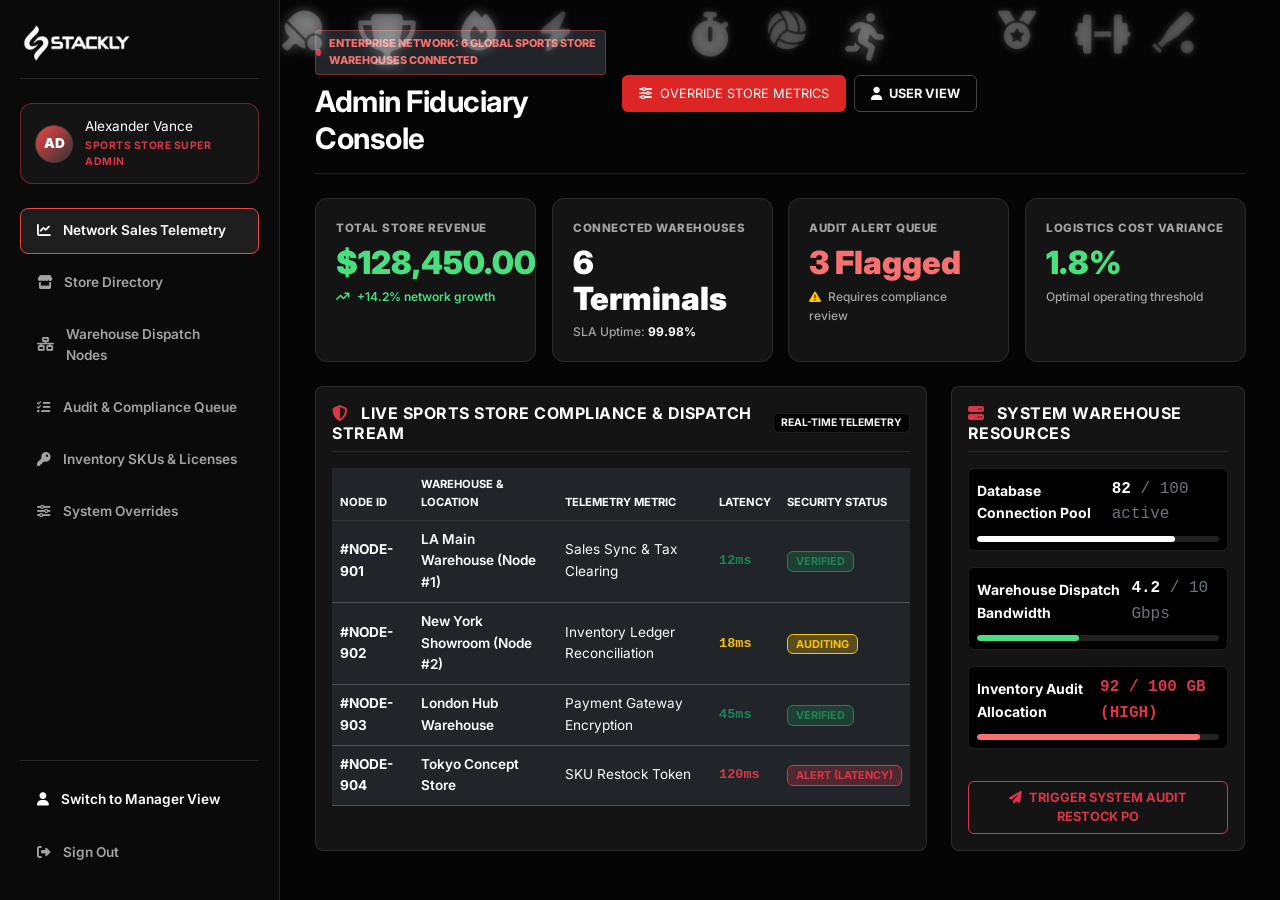
<file: admin-dashboard.html>
<!DOCTYPE html>
<html lang="en">
<head>
  <meta charset="UTF-8">
  <meta name="viewport" content="width=device-width, initial-scale=1.0">
  <title>Admin Fiduciary Console - Sports Store Platform</title>
  <meta name="description" content="Executive administrative console for Sports Store warehouse telemetry, compliance audits, and inventory governance.">

  <!-- Favicon -->
  <link rel="icon" type="image/webp" href="assets/images/logoStackly.webp">

  <!-- Bootstrap 5 CSS -->
  <link href="https://cdn.jsdelivr.net/npm/bootstrap@5.3.2/dist/css/bootstrap.min.css" rel="stylesheet">
  
  <!-- FontAwesome 6 Icons -->
  <link rel="stylesheet" href="https://cdnjs.cloudflare.com/ajax/libs/font-awesome/6.4.2/css/all.min.css">
  
  <!-- Google Fonts -->
  <link rel="preconnect" href="https://fonts.googleapis.com">
  <link rel="preconnect" href="https://fonts.gstatic.com" crossorigin>
  <link href="https://fonts.googleapis.com/css2?family=Inter:wght@300;400;500;600;700;800;900&family=Plus+Jakarta+Sans:wght@400;500;600;700;800&display=swap" rel="stylesheet">

  <!-- Custom Styles -->
  <link rel="stylesheet" href="css/style.css">
  <link rel="stylesheet" href="css/animations.css">
  <link rel="stylesheet" href="css/responsive.css">
</head>
<body class="bg-black text-white antialiased">

  <!-- PRELOADER OVERLAY -->
  <div id="preloader-overlay" class="preloader-overlay">
    <div class="preloader-wrapper">
      <div class="preloader-graphics-stage">
        <svg class="preloader-svg-graphic" viewBox="0 0 100 100">
          <circle cx="50" cy="50" r="44" fill="none" stroke="#2b2b2b" stroke-width="4"></circle>
          <circle cx="50" cy="50" r="44" fill="none" stroke="#ef4444" stroke-width="4" stroke-dasharray="70 180" stroke-linecap="round"></circle>
        </svg>
        <img src="assets/images/logoStackly.webp" alt="Logo" class="preloader-icon" style="height: 38px; width: auto; object-fit: contain;">
      </div>
      <div class="preloader-status-text">AUTHENTICATING ENTERPRISE CONSOLE...</div>
      <div class="preloader-bar-bg">
        <div id="preloader-bar-fill" class="preloader-bar-fill"></div>
      </div>
      <div id="preloader-percent-label" class="preloader-percent-label">0%</div>
    </div>
  </div>

  <!-- MOBILE DASHBOARD TOPBAR -->
  <div class="d-lg-none d-flex align-items-center justify-content-between px-3 py-2 bg-dark border-bottom border-secondary border-opacity-25 sticky-top z-3">
    <a href="index.html" class="d-inline-block">
      <img src="assets/images/logoStackly.webp" alt="Sports Store Logo" style="height: 32px; width: auto;">
    </a>
    <button class="btn text-white p-1 fs-4" onclick="toggleDashboardSidebar()" aria-label="Toggle Dashboard Menu">
      <i class="fa-solid fa-bars"></i>
    </button>
  </div>

  <!-- DASHBOARD CONTAINER -->
  <div class="dashboard-container">

    <!-- SIDEBAR -->
    <aside class="dashboard-sidebar" id="dashboard-sidebar">
      <!-- Top Logo Header -->
      <div class="d-flex align-items-center justify-content-between mb-4 pb-3 border-bottom border-secondary border-opacity-25">
        <a href="index.html" class="d-inline-block">
          <img src="assets/images/logoStackly.webp" alt="Sports Store Logo" style="height: 38px; width: auto;">
        </a>
        <button class="btn text-secondary d-lg-none p-1 fs-5" onclick="toggleDashboardSidebar()">
          <i class="fa-solid fa-xmark"></i>
        </button>
      </div>

      <!-- Admin Profile Badge -->
      <div class="sidebar-profile-card" style="border-color: rgba(239, 68, 68, 0.4);">
        <div class="avatar-circle" style="background: linear-gradient(135deg, #EF4444 0%, #333333 100%); color: white;">AD</div>
        <div class="overflow-hidden">
          <div class="text-xs fw-black text-white text-truncate" style="font-size: 0.85rem;">Alexander Vance</div>
          <div class="extra-small fw-bold text-uppercase text-danger" style="font-size: 0.65rem; letter-spacing: 0.5px;">SPORTS STORE SUPER ADMIN</div>
        </div>
      </div>

      <!-- Interactive Navigation List -->
      <nav class="sidebar-nav-list">
        <div class="sidebar-nav-item active" data-tab="telemetry" onclick="switchAdminTab('telemetry')" style="border-color: #ef4444;">
          <i class="fa-solid fa-chart-line"></i>
          <span>Network Sales Telemetry</span>
        </div>
        <div class="sidebar-nav-item" data-tab="directory" onclick="switchAdminTab('directory')">
          <i class="fa-solid fa-store"></i>
          <span>Store Directory</span>
        </div>
        <div class="sidebar-nav-item" data-tab="dispatch-nodes" onclick="switchAdminTab('dispatch-nodes')">
          <i class="fa-solid fa-network-wired"></i>
          <span>Warehouse Dispatch Nodes</span>
        </div>
        <div class="sidebar-nav-item" data-tab="compliance" onclick="switchAdminTab('compliance')">
          <i class="fa-solid fa-list-check"></i>
          <span>Audit & Compliance Queue</span>
        </div>
        <div class="sidebar-nav-item" data-tab="licenses" onclick="switchAdminTab('licenses')">
          <i class="fa-solid fa-key"></i>
          <span>Inventory SKUs & Licenses</span>
        </div>
        <div class="sidebar-nav-item" data-tab="overrides" onclick="switchAdminTab('overrides')">
          <i class="fa-solid fa-sliders"></i>
          <span>System Overrides</span>
        </div>
      </nav>

      <!-- Bottom Actions -->
      <div class="pt-3 border-top border-secondary border-opacity-25 mt-auto d-flex flex-column gap-2">
        <a href="user-dashboard.html" class="sidebar-nav-item" style="color: #ffffff;">
          <i class="fa-solid fa-user"></i>
          <span>Switch to Manager View</span>
        </a>
        <a href="login.html" class="sidebar-nav-item" style="color: #a3a3a3;">
          <i class="fa-solid fa-right-from-bracket"></i>
          <span>Sign Out</span>
        </a>
      </div>
    </aside>

    <!-- MAIN STAGE -->
    <main class="dashboard-main">

      <!-- TOP BAR HEADER -->
      <header class="d-flex flex-column flex-md-row align-items-start align-items-md-center justify-content-between gap-3 mb-4 pb-3 border-bottom border-secondary border-opacity-25">
        <div>
          <div class="d-inline-flex align-items-center gap-2 px-2.5 py-1 rounded-1 mb-2 bg-dark border border-danger border-opacity-50" style="font-size: 0.68rem; font-weight: 800; color: #f87171; text-transform: uppercase;">
            <span class="rounded-circle bg-danger animate-pulse" style="width: 7px; height: 7px; display: inline-block;"></span>
            ENTERPRISE NETWORK: 6 GLOBAL SPORTS STORE WAREHOUSES CONNECTED
          </div>
          <h1 class="fw-black text-white mb-0" id="admin-header-title" style="font-size: 1.85rem; letter-spacing: -0.5px;">Admin Fiduciary Console</h1>
        </div>

        <!-- Top Right Action Buttons -->
        <div class="d-flex flex-wrap flex-sm-nowrap align-items-center gap-2 w-100 w-md-auto">
          <a href="404.html" class="btn fw-extrabold px-3 py-2 text-white rounded-2 flex-grow-1 flex-sm-grow-0 text-center" style="background: #dc2626; font-size: 0.8rem; text-transform: uppercase;">
            <i class="fa-solid fa-sliders me-1"></i> OVERRIDE STORE METRICS
          </a>
          <a href="user-dashboard.html" class="btn btn-outline-light fw-bold px-3 py-2 rounded-2 flex-grow-1 flex-sm-grow-0 text-center" style="font-size: 0.8rem; text-transform: uppercase; border-color: #444444;">
            <i class="fa-solid fa-user me-1"></i> USER VIEW
          </a>
        </div>
      </header>

      <!-- TAB 1: NETWORK SALES TELEMETRY (DEFAULT) -->
      <div id="tab-view-telemetry" class="admin-tab-content">
        <!-- KPI STAT CARDS ROW -->
        <div class="row g-3 mb-4">
          <div class="col-12 col-sm-6 col-lg-3">
            <div class="kpi-card">
              <div class="kpi-title">TOTAL STORE REVENUE</div>
              <div class="kpi-val-mint">$128,450.00</div>
              <div class="kpi-subtext"><i class="fa-solid fa-arrow-trend-up me-1"></i> +14.2% network growth</div>
            </div>
          </div>
          <div class="col-12 col-sm-6 col-lg-3">
            <div class="kpi-card">
              <div class="kpi-title">CONNECTED WAREHOUSES</div>
              <div class="kpi-val-gold">6 Terminals</div>
              <div class="kpi-subtext-muted">SLA Uptime: <strong class="text-white">99.98%</strong></div>
            </div>
          </div>
          <div class="col-12 col-sm-6 col-lg-3">
            <div class="kpi-card">
              <div class="kpi-title">AUDIT ALERT QUEUE</div>
              <div class="kpi-val-white" style="color: #f87171 !important;">3 Flagged</div>
              <div class="kpi-subtext-muted"><i class="fa-solid fa-triangle-exclamation text-warning me-1"></i> Requires compliance review</div>
            </div>
          </div>
          <div class="col-12 col-sm-6 col-lg-3">
            <div class="kpi-card">
              <div class="kpi-title">LOGISTICS COST VARIANCE</div>
              <div class="kpi-val-mint">1.8%</div>
              <div class="kpi-subtext-muted">Optimal operating threshold</div>
            </div>
          </div>
        </div>

        <!-- MAIN GRID: COMPLIANCE STREAM + SYSTEM RESOURCES -->
        <div class="row g-4">
          <div class="col-lg-8">
            <div class="p-3 bg-dark rounded-3 border border-secondary border-opacity-25 h-100" style="background: #141414 !important;">
              <div class="d-flex align-items-center justify-content-between mb-3 pb-2 border-bottom border-secondary border-opacity-25">
                <h5 class="fw-black text-white mb-0" style="font-size: 1rem; letter-spacing: 0.5px;">
                  <i class="fa-solid fa-shield-halved text-danger me-2"></i> LIVE SPORTS STORE COMPLIANCE & DISPATCH STREAM
                </h5>
                <span class="badge bg-black text-light border border-secondary border-opacity-25" style="font-size: 0.65rem;">REAL-TIME TELEMETRY</span>
              </div>

              <div class="table-responsive">
                <table class="table table-dark table-hover align-middle mb-0" style="font-size: 0.85rem;">
                  <thead>
                    <tr class="text-secondary uppercase" style="font-size: 0.7rem; border-bottom: 1px solid #333333;">
                      <th>NODE ID</th>
                      <th>WAREHOUSE & LOCATION</th>
                      <th>TELEMETRY METRIC</th>
                      <th>LATENCY</th>
                      <th>SECURITY STATUS</th>
                    </tr>
                  </thead>
                  <tbody>
                    <tr>
                      <td class="fw-bold text-white">#NODE-901</td>
                      <td class="fw-semibold text-white">LA Main Warehouse (Node #1)</td>
                      <td class="text-light">Sales Sync & Tax Clearing</td>
                      <td class="font-monospace text-success fw-bold">12ms</td>
                      <td><span class="badge bg-success bg-opacity-25 text-success border border-success px-2 py-1" style="font-size: 0.68rem;">VERIFIED</span></td>
                    </tr>
                    <tr>
                      <td class="fw-bold text-white">#NODE-902</td>
                      <td class="fw-semibold text-white">New York Showroom (Node #2)</td>
                      <td class="text-light">Inventory Ledger Reconciliation</td>
                      <td class="font-monospace text-warning fw-bold">18ms</td>
                      <td><span class="badge bg-warning bg-opacity-25 text-warning border border-warning px-2 py-1" style="font-size: 0.68rem;">AUDITING</span></td>
                    </tr>
                    <tr>
                      <td class="fw-bold text-white">#NODE-903</td>
                      <td class="fw-semibold text-white">London Hub Warehouse</td>
                      <td class="text-light">Payment Gateway Encryption</td>
                      <td class="font-monospace text-success fw-bold">45ms</td>
                      <td><span class="badge bg-success bg-opacity-25 text-success border border-success px-2 py-1" style="font-size: 0.68rem;">VERIFIED</span></td>
                    </tr>
                    <tr>
                      <td class="fw-bold text-white">#NODE-904</td>
                      <td class="fw-semibold text-white">Tokyo Concept Store</td>
                      <td class="text-light">SKU Restock Token</td>
                      <td class="font-monospace text-danger fw-bold">120ms</td>
                      <td><span class="badge bg-danger bg-opacity-25 text-danger border border-danger px-2 py-1" style="font-size: 0.68rem;">ALERT (LATENCY)</span></td>
                    </tr>
                  </tbody>
                </table>
              </div>
            </div>
          </div>

          <div class="col-lg-4">
            <div class="p-3 bg-dark rounded-3 border border-secondary border-opacity-25 h-100 d-flex flex-column justify-content-between" style="background: #141414 !important;">
              <div>
                <div class="d-flex align-items-center justify-content-between mb-3 pb-2 border-bottom border-secondary border-opacity-25">
                  <h5 class="fw-black text-white mb-0" style="font-size: 1rem; letter-spacing: 0.5px;">
                    <i class="fa-solid fa-server text-danger me-2"></i> SYSTEM WAREHOUSE RESOURCES
                  </h5>
                </div>
                <div class="mb-3 p-2 bg-black rounded-2 border border-secondary border-opacity-25">
                  <div class="d-flex justify-content-between align-items-center mb-1">
                    <span class="fw-bold text-white small">Database Connection Pool</span>
                    <span class="font-monospace extra-small text-secondary"><strong class="text-white">82</strong> / 100 active</span>
                  </div>
                  <div class="progress-depletion-bar"><div class="progress-fill-gold" style="width: 82%;"></div></div>
                </div>
                <div class="mb-3 p-2 bg-black rounded-2 border border-secondary border-opacity-25">
                  <div class="d-flex justify-content-between align-items-center mb-1">
                    <span class="fw-bold text-white small">Warehouse Dispatch Bandwidth</span>
                    <span class="font-monospace extra-small text-secondary"><strong class="text-white">4.2</strong> / 10 Gbps</span>
                  </div>
                  <div class="progress-depletion-bar"><div class="progress-fill-mint" style="width: 42%;"></div></div>
                </div>
                <div class="mb-3 p-2 bg-black rounded-2 border border-secondary border-opacity-25">
                  <div class="d-flex justify-content-between align-items-center mb-1">
                    <span class="fw-bold text-white small">Inventory Audit Allocation</span>
                    <span class="font-monospace extra-small text-danger fw-bold"><strong class="text-danger">92</strong> / 100 GB (HIGH)</span>
                  </div>
                  <div class="progress-depletion-bar"><div class="progress-fill-red" style="width: 92%;"></div></div>
                </div>
              </div>
              <a href="404.html" class="btn btn-outline-danger w-100 py-2.5 fw-bold text-uppercase mt-3" style="font-size: 0.8rem;">
                <i class="fa-solid fa-paper-plane me-1"></i> TRIGGER SYSTEM AUDIT RESTOCK PO
              </a>
            </div>
          </div>
        </div>
      </div>

      <!-- TAB 2: STORE DIRECTORY -->
      <div id="tab-view-directory" class="admin-tab-content" style="display: none;">
        <div class="row g-3 mb-4">
          <div class="col-12 col-sm-6 col-lg-3">
            <div class="kpi-card">
              <div class="kpi-title">ACTIVE LOCATIONS</div>
              <div class="kpi-val-mint">6 Stores</div>
              <div class="kpi-subtext">Global network</div>
            </div>
          </div>
          <div class="col-12 col-sm-6 col-lg-3">
            <div class="kpi-card">
              <div class="kpi-title">FLAGSHIP STORES</div>
              <div class="kpi-val-gold">3 Flagships</div>
              <div class="kpi-subtext-muted">LA, NY, London</div>
            </div>
          </div>
          <div class="col-12 col-sm-6 col-lg-3">
            <div class="kpi-card">
              <div class="kpi-title">WAREHOUSES</div>
              <div class="kpi-val-white">2 Hubs</div>
              <div class="kpi-subtext-muted">High capacity</div>
            </div>
          </div>
          <div class="col-12 col-sm-6 col-lg-3">
            <div class="kpi-card">
              <div class="kpi-title">REGIONAL CENTERS</div>
              <div class="kpi-val-mint">1 Center</div>
              <div class="kpi-subtext">Tokyo hub</div>
            </div>
          </div>
        </div>

        <div class="p-3 bg-dark rounded-3 border border-secondary border-opacity-25" style="background: #141414 !important;">
          <h5 class="fw-black text-white mb-3"><i class="fa-solid fa-store text-danger me-2"></i> GLOBAL SPORTS STORE NETWORK DIRECTORY</h5>
          <div class="table-responsive">
            <table class="table table-dark table-hover align-middle mb-0" style="font-size: 0.85rem;">
              <thead>
                <tr class="text-secondary uppercase">
                  <th>STORE ID</th>
                  <th>STORE NAME & LOCATION</th>
                  <th>STORE MANAGER</th>
                  <th>ANNUAL REVENUE</th>
                  <th>NETWORK STATUS</th>
                </tr>
              </thead>
              <tbody>
                <tr>
                  <td class="fw-bold text-white">#STR-101</td>
                  <td>Los Angeles Flagship Showroom</td>
                  <td>Bhargavi Garipalli</td>
                  <td class="text-success fw-bold">$54,200.00</td>
                  <td><span class="badge bg-success text-dark fw-bold">ONLINE</span></td>
                </tr>
                <tr>
                  <td class="fw-bold text-white">#STR-102</td>
                  <td>New York Manhattan Hub</td>
                  <td>Marcus Vance</td>
                  <td class="text-success fw-bold">$42,800.00</td>
                  <td><span class="badge bg-success text-dark fw-bold">ONLINE</span></td>
                </tr>
              </tbody>
            </table>
          </div>
        </div>
      </div>

      <!-- TAB 3: WAREHOUSE DISPATCH NODES -->
      <div id="tab-view-dispatch-nodes" class="admin-tab-content" style="display: none;">
        <div class="row g-3 mb-4">
          <div class="col-12 col-sm-6 col-lg-3">
            <div class="kpi-card">
              <div class="kpi-title">ACTIVE NODES</div>
              <div class="kpi-val-mint">12 Nodes</div>
              <div class="kpi-subtext">Cluster online</div>
            </div>
          </div>
          <div class="col-12 col-sm-6 col-lg-3">
            <div class="kpi-card">
              <div class="kpi-title">NODE SLA UPTIME</div>
              <div class="kpi-val-gold">99.98%</div>
              <div class="kpi-subtext-muted">High availability</div>
            </div>
          </div>
          <div class="col-12 col-sm-6 col-lg-3">
            <div class="kpi-card">
              <div class="kpi-title">AVG LATENCY</div>
              <div class="kpi-val-white">14ms</div>
              <div class="kpi-subtext-muted">Fast sync</div>
            </div>
          </div>
          <div class="col-12 col-sm-6 col-lg-3">
            <div class="kpi-card">
              <div class="kpi-title">SYNC THROUGHPUT</div>
              <div class="kpi-val-mint">1.2 GB/s</div>
              <div class="kpi-subtext">Real-time ledger</div>
            </div>
          </div>
        </div>

        <div class="p-3 bg-dark rounded-3 border border-secondary border-opacity-25" style="background: #141414 !important;">
          <h5 class="fw-black text-white mb-3"><i class="fa-solid fa-network-wired text-danger me-2"></i> WAREHOUSE DISPATCH NODES TELEMETRY</h5>
          <p class="text-secondary small">Real-time cluster telemetry and bandwidth throughput metrics.</p>
          <a href="404.html" class="btn btn-outline-danger btn-sm">Configure Cluster Nodes</a>
        </div>
      </div>

      <!-- TAB 4: AUDIT & COMPLIANCE QUEUE -->
      <div id="tab-view-compliance" class="admin-tab-content" style="display: none;">
        <div class="row g-3 mb-4">
          <div class="col-12 col-sm-6 col-lg-3">
            <div class="kpi-card">
              <div class="kpi-title">PENDING AUDITS</div>
              <div class="kpi-val-mint" style="color: #f87171 !important;">5 Audits</div>
              <div class="kpi-subtext text-danger">Review required</div>
            </div>
          </div>
          <div class="col-12 col-sm-6 col-lg-3">
            <div class="kpi-card">
              <div class="kpi-title">PASSED AUDITS</div>
              <div class="kpi-val-gold">142 Audits</div>
              <div class="kpi-subtext-muted">Cleared ledger</div>
            </div>
          </div>
          <div class="col-12 col-sm-6 col-lg-3">
            <div class="kpi-card">
              <div class="kpi-title">HIGH PRIORITY</div>
              <div class="kpi-val-white">1 Case</div>
              <div class="kpi-subtext-muted">Security alert</div>
            </div>
          </div>
          <div class="col-12 col-sm-6 col-lg-3">
            <div class="kpi-card">
              <div class="kpi-title">COMPLIANCE SCORE</div>
              <div class="kpi-val-mint">99.4%</div>
              <div class="kpi-subtext">Fiduciary tier 1</div>
            </div>
          </div>
        </div>

        <div class="p-3 bg-dark rounded-3 border border-secondary border-opacity-25" style="background: #141414 !important;">
          <h5 class="fw-black text-white mb-3"><i class="fa-solid fa-list-check text-danger me-2"></i> COMPLIANCE & FINANCIAL AUDIT LOGS</h5>
          <div class="table-responsive">
            <table class="table table-dark table-hover align-middle mb-0" style="font-size: 0.85rem;">
              <thead>
                <tr class="text-secondary uppercase">
                  <th>AUDIT ID</th>
                  <th>MODULE</th>
                  <th>TIMESTAMP</th>
                  <th>RESULT</th>
                  <th>ACTION</th>
                </tr>
              </thead>
              <tbody>
                <tr>
                  <td class="fw-bold text-white">#AUD-9901</td>
                  <td>Tax & Fiscal Clearing</td>
                  <td>Today, 14:02 UTC</td>
                  <td><span class="badge bg-success text-dark fw-bold">PASSED</span></td>
                  <td><a href="404.html" class="btn btn-sm btn-outline-light">View Report</a></td>
                </tr>
              </tbody>
            </table>
          </div>
        </div>
      </div>

      <!-- TAB 5: INVENTORY SKUs & LICENSES -->
      <div id="tab-view-licenses" class="admin-tab-content" style="display: none;">
        <div class="row g-3 mb-4">
          <div class="col-12 col-sm-6 col-lg-3">
            <div class="kpi-card">
              <div class="kpi-title">ACTIVE LICENSES</div>
              <div class="kpi-val-mint">250 Keys</div>
              <div class="kpi-subtext">Enterprise active</div>
            </div>
          </div>
          <div class="col-12 col-sm-6 col-lg-3">
            <div class="kpi-card">
              <div class="kpi-title">SOFTWARE TOKENS</div>
              <div class="kpi-val-gold">50 Tokens</div>
              <div class="kpi-subtext-muted">POS encryption</div>
            </div>
          </div>
          <div class="col-12 col-sm-6 col-lg-3">
            <div class="kpi-card">
              <div class="kpi-title">EXPIRING SOON</div>
              <div class="kpi-val-white">2 Keys</div>
              <div class="kpi-subtext-muted">Next 30 days</div>
            </div>
          </div>
          <div class="col-12 col-sm-6 col-lg-3">
            <div class="kpi-card">
              <div class="kpi-title">ANNUAL SAVINGS</div>
              <div class="kpi-val-mint">$45,000</div>
              <div class="kpi-subtext">License optimization</div>
            </div>
          </div>
        </div>

        <div class="p-3 bg-dark rounded-3 border border-secondary border-opacity-25" style="background: #141414 !important;">
          <h5 class="fw-black text-white mb-3"><i class="fa-solid fa-key text-danger me-2"></i> ENTERPRISE LICENSE & TOKEN MANAGEMENT</h5>
          <a href="404.html" class="btn btn-outline-danger btn-sm">Renew License Keys</a>
        </div>
      </div>

      <!-- TAB 6: SYSTEM OVERRIDES -->
      <div id="tab-view-overrides" class="admin-tab-content" style="display: none;">
        <div class="row g-3 mb-4">
          <div class="col-12 col-sm-6 col-lg-3">
            <div class="kpi-card">
              <div class="kpi-title">ACTIVE OVERRIDES</div>
              <div class="kpi-val-mint">2 Overrides</div>
              <div class="kpi-subtext">Manual control</div>
            </div>
          </div>
          <div class="col-12 col-sm-6 col-lg-3">
            <div class="kpi-card">
              <div class="kpi-title">EMERGENCY STOP</div>
              <div class="kpi-val-gold">DISABLED</div>
              <div class="kpi-subtext-muted">Normal operation</div>
            </div>
          </div>
          <div class="col-12 col-sm-6 col-lg-3">
            <div class="kpi-card">
              <div class="kpi-title">SYSTEM MODE</div>
              <div class="kpi-val-white">PRODUCTION</div>
              <div class="kpi-subtext-muted">Live cluster</div>
            </div>
          </div>
          <div class="col-12 col-sm-6 col-lg-3">
            <div class="kpi-card">
              <div class="kpi-title">ADMIN KEY</div>
              <div class="kpi-val-mint">VALID</div>
              <div class="kpi-subtext"><i class="fa-solid fa-lock me-1"></i> RSA-4096 Auth</div>
            </div>
          </div>
        </div>

        <div class="p-3 bg-dark rounded-3 border border-secondary border-opacity-25" style="background: #141414 !important;">
          <h5 class="fw-black text-white mb-3"><i class="fa-solid fa-sliders text-danger me-2"></i> SYSTEM OVERRIDES & CONFIGURATION CONTROLS</h5>
          <div class="d-flex gap-2">
            <a href="404.html" class="btn btn-danger btn-sm">Emergency System Lock</a>
            <a href="404.html" class="btn btn-outline-light btn-sm">Flush Telemetry Cache</a>
          </div>
        </div>
      </div>

    </div>
  </div>

  <!-- JS Dependencies -->
  <script src="https://cdn.jsdelivr.net/npm/bootstrap@5.3.2/dist/js/bootstrap.bundle.min.js"></script>
  <script src="js/main.js"></script>
  <script>
    function toggleDashboardSidebar() {
      const sidebar = document.getElementById('dashboard-sidebar');
      if (sidebar) sidebar.classList.toggle('show');
    }

    function switchAdminTab(tabId) {
      document.querySelectorAll('.sidebar-nav-item').forEach(item => {
        item.classList.remove('active');
      });
      const activeNav = document.querySelector(`[data-tab="${tabId}"]`);
      if (activeNav) activeNav.classList.add('active');

      document.querySelectorAll('.admin-tab-content').forEach(view => {
        view.style.display = 'none';
      });
      const selectedView = document.getElementById(`tab-view-${tabId}`);
      if (selectedView) selectedView.style.display = 'block';

      const titleMap = {
        'telemetry': 'Admin Fiduciary Console',
        'directory': 'Global Sports Store & Franchise Directory',
        'dispatch-nodes': 'Warehouse Dispatch Nodes & Telemetry',
        'compliance': 'Audit & Compliance Management Queue',
        'licenses': 'Inventory SKUs & License Management',
        'overrides': 'System Overrides & Fiduciary Settings'
      };
      const titleEl = document.getElementById('admin-header-title');
      if (titleEl && titleMap[tabId]) titleEl.textContent = titleMap[tabId];

      const sidebar = document.getElementById('dashboard-sidebar');
      if (sidebar && sidebar.classList.contains('show')) {
        sidebar.classList.remove('show');
      }
    }
  </script>
</body>
</html>
</file>
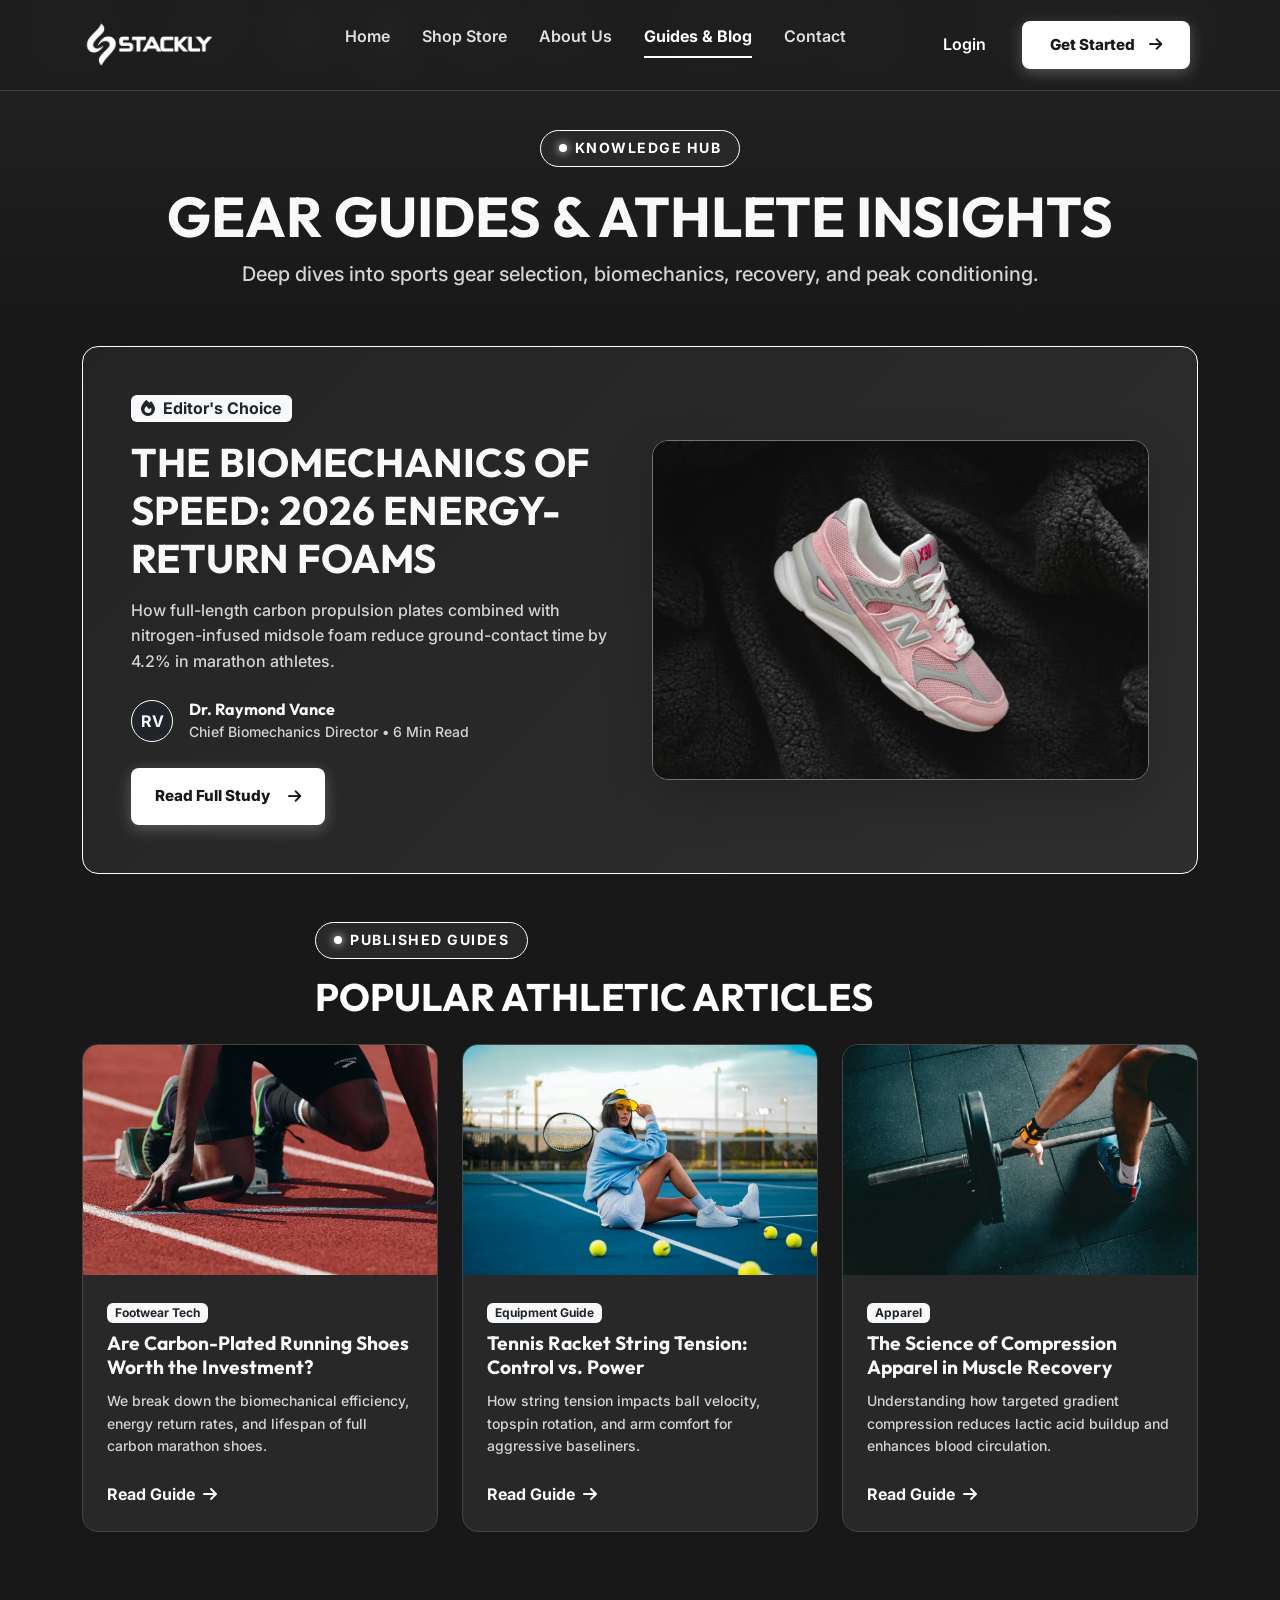
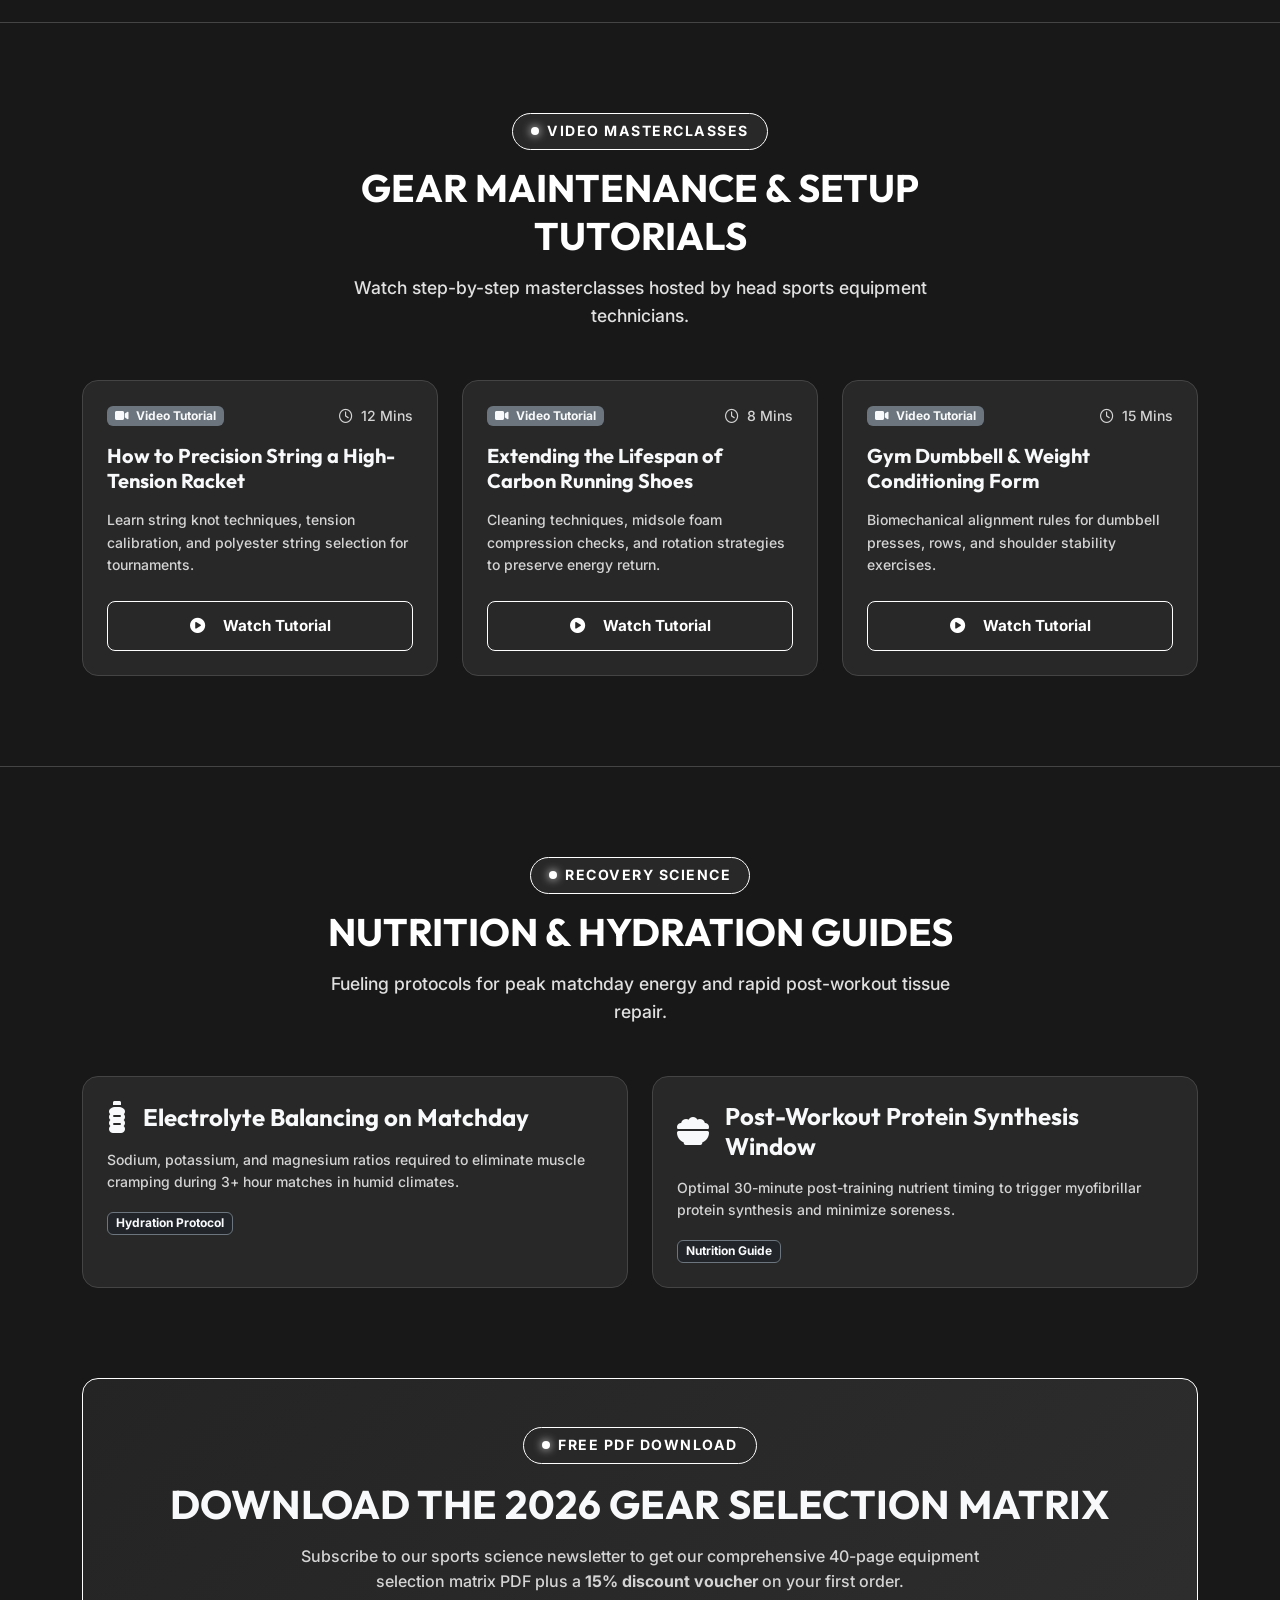
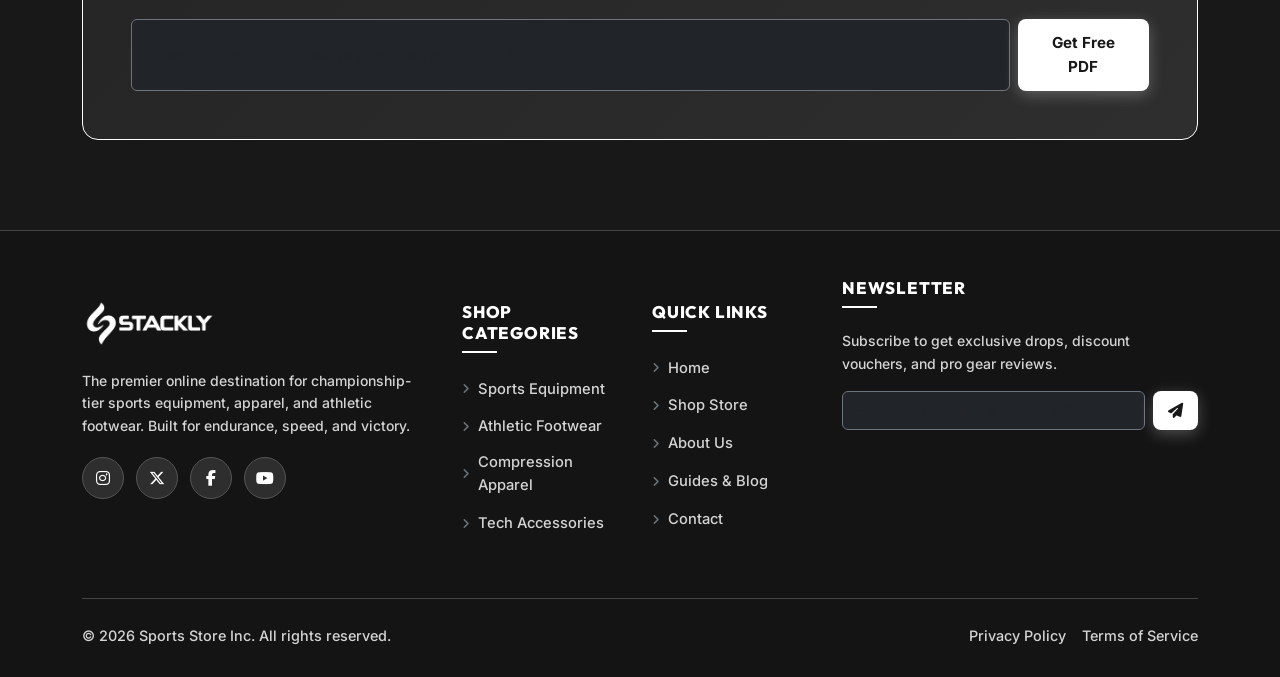
<file: blog.html>
<!DOCTYPE html>
<html lang="en">
<head>
  <meta charset="UTF-8">
  <meta name="viewport" content="width=device-width, initial-scale=1.0">
  <title>Sports Gear Reviews & Training Guides | Sports Store</title>
  <meta name="description" content="Explore expert sports equipment buying guides, biomechanics training tips, gear maintenance tutorials, and performance reviews.">

  <!-- Favicon Logo -->
  <link rel="icon" type="image/webp" href="assets/images/logoStackly.webp">

  <!-- CDNs -->
  <link href="https://cdn.jsdelivr.net/npm/bootstrap@5.3.2/dist/css/bootstrap.min.css" rel="stylesheet">
  <link rel="stylesheet" href="https://cdnjs.cloudflare.com/ajax/libs/font-awesome/6.4.2/css/all.min.css">
  <link rel="preconnect" href="https://fonts.googleapis.com">
  <link rel="preconnect" href="https://fonts.gstatic.com" crossorigin>
  <link href="https://fonts.googleapis.com/css2?family=Inter:wght@300;400;500;600;700;800&family=Outfit:wght@500;600;700;800;900&display=swap" rel="stylesheet">

  <!-- Custom Styles -->
  <link rel="stylesheet" href="css/style.css">
  <link rel="stylesheet" href="css/animations.css">
  <link rel="stylesheet" href="css/responsive.css">
</head>
<body>

  <!-- PRELOADER OVERLAY -->
  <div id="preloader-overlay" class="preloader-overlay">
    <div class="preloader-wrapper">
      <div class="preloader-graphics-stage">
        <svg class="preloader-svg-graphic" viewBox="0 0 100 100">
          <circle cx="50" cy="50" r="44" fill="none" stroke="#2b2b2b" stroke-width="4"></circle>
          <circle cx="50" cy="50" r="44" fill="none" stroke="#ffffff" stroke-width="4" stroke-dasharray="70 180" stroke-linecap="round"></circle>
        </svg>
        <img src="assets/images/logoStackly.webp" alt="Logo" class="preloader-icon" style="height: 38px; width: auto; object-fit: contain;">
      </div>
      <div class="preloader-status-text">INITIALIZING SPORTS STORE...</div>
      <div class="preloader-bar-bg">
        <div id="preloader-bar-fill" class="preloader-bar-fill"></div>
      </div>
      <div id="preloader-percent-label" class="preloader-percent-label">0%</div>
    </div>
  </div>

  <!-- GLOBAL STICKY HEADER -->
  <header class="apex-header scrolled">
    <div class="container nav-container">
      <a href="index.html" class="brand-logo">
        <img src="assets/images/logoStackly.webp" alt="Logo" style="height: 45px; width: auto;">
      </a>

      <nav class="d-none d-lg-block">
        <ul class="nav-menu">
          <li><a href="index.html" class="nav-link">Home</a></li>
          <li><a href="shop.html" class="nav-link">Shop Store</a></li>
          <li><a href="about.html" class="nav-link">About Us</a></li>
          <li><a href="blog.html" class="nav-link active">Guides & Blog</a></li>
          <li><a href="contact.html" class="nav-link">Contact</a></li>
        </ul>
      </nav>

      <div class="header-actions">
        <a href="login.html" class="nav-link text-white fw-semibold me-3 d-none d-lg-inline-block">Login</a>
        <a href="signup.html" class="btn-apex btn-apex-primary me-2 d-none d-md-inline-flex">
          Get Started <i class="fa-solid fa-arrow-right ms-1"></i>
        </a>
        <button id="hamburger-btn" class="hamburger-btn d-lg-none" aria-label="Toggle Menu">
          <span></span>
          <span></span>
          <span></span>
        </button>
      </div>
    </div>
  </header>

  <!-- MOBILE NAVIGATION MENU OVERLAY -->
  <div id="mobile-menu-overlay" class="mobile-menu-overlay">
    <div class="mobile-menu-header">
      <a href="index.html" class="brand-logo">
        <img src="assets/images/logoStackly.webp" alt="Logo" style="height: 40px; width: auto;">
      </a>
      <button id="mobile-menu-close" class="btn text-light" style="font-size: 1.5rem;"><i class="fa-solid fa-xmark"></i></button>
    </div>
    <ul class="mobile-nav-list">
      <li><a href="index.html" class="mobile-nav-link">Home</a></li>
      <li><a href="shop.html" class="mobile-nav-link">Shop Store</a></li>
      <li><a href="about.html" class="mobile-nav-link">About Us</a></li>
      <li><a href="blog.html" class="mobile-nav-link active">Guides & Blog</a></li>
      <li><a href="contact.html" class="mobile-nav-link">Contact</a></li>
      <li><a href="login.html" class="mobile-nav-link">Login</a></li>
    </ul>
    <div class="mt-auto">
      <a href="signup.html" class="btn-apex btn-apex-primary w-100 py-3 text-center">Get Started <i class="fa-solid fa-arrow-right ms-1"></i></a>
    </div>
  </div>

  <!-- BLOG BANNER -->
  <section class="section-padding pb-4" style="padding-top: 130px; background: linear-gradient(180deg, rgba(255, 255, 255, 0.05) 0%, transparent 100%);">
    <div class="container text-center">
      <div class="section-tag mb-3"><span class="dot"></span> Knowledge Hub</div>
      <h1 class="display-4 fw-bold text-light mb-2">GEAR GUIDES & ATHLETE INSIGHTS</h1>
      <p class="text-muted fs-5">Deep dives into sports gear selection, biomechanics, recovery, and peak conditioning.</p>
    </div>
  </section>

  <!-- NEW SECTION 1: FEATURED TRENDING ARTICLE HERO -->
  <section class="section-padding pt-3 pb-5">
    <div class="container">
      <div class="p-4 p-lg-5 rounded-4 overflow-hidden border border-secondary" style="background: linear-gradient(135deg, #242424 0%, #2e2e2e 100%); border: 1.5px solid #ffffff !important;">
        <div class="row align-items-center g-4">
          <div class="col-lg-6">
            <span class="badge bg-light text-dark fs-6 fw-bold mb-3"><i class="fa-solid fa-fire me-1"></i> Editor's Choice</span>
            <h2 class="display-6 fw-bold text-light mb-3">THE BIOMECHANICS OF SPEED: 2026 ENERGY-RETURN FOAMS</h2>
            <p class="text-muted mb-4 fs-6">
              How full-length carbon propulsion plates combined with nitrogen-infused midsole foam reduce ground-contact time by 4.2% in marathon athletes.
            </p>
            <div class="d-flex align-items-center gap-3 mb-4">
              <div class="rounded-circle bg-dark text-light fw-bold d-flex align-items-center justify-content-center" style="width: 42px; height: 42px; border: 1px solid #ffffff;">
                RV
              </div>
              <div>
                <h6 class="mb-0 text-light fw-bold">Dr. Raymond Vance</h6>
                <span class="text-muted small">Chief Biomechanics Director • 6 Min Read</span>
              </div>
            </div>
            <a href="404.html" class="btn-apex btn-apex-primary py-3 px-4">
              Read Full Study <i class="fa-solid fa-arrow-right ms-2"></i>
            </a>
          </div>
          <div class="col-lg-6 text-center">
            <img src="assets/images/prod-running-shoes.webp" alt="Biomechanics Speed Study" class="img-fluid rounded-4 shadow-lg border border-secondary" style="max-height: 340px; width: 100%; object-fit: cover;">
          </div>
        </div>
      </div>
    </div>
  </section>

  <!-- BLOG ARTICLES GRID -->
  <section class="section-padding pt-0">
    <div class="container">
      <div class="section-header text-start mb-4">
        <div class="section-tag"><span class="dot"></span> Published Guides</div>
        <h2 class="section-title text-start mb-0">POPULAR ATHLETIC ARTICLES</h2>
      </div>

      <div class="row g-4">
        <div class="col-lg-4 col-md-6">
          <div class="rounded-4 overflow-hidden border border-secondary h-100 d-flex flex-column" style="background: #282828; border: 1.5px solid #444444 !important;">
            <img src="assets/images/category-running.webp" alt="Carbon Plate Running Shoes" class="w-100" style="height: 230px; object-fit: cover; object-position: center;">
            <div class="p-4 d-flex flex-column flex-grow-1 justify-content-between">
              <div>
                <span class="badge bg-light text-dark fw-bold mb-2">Footwear Tech</span>
                <h4 class="text-light mb-2" style="font-size: 1.2rem; min-height: 3.2rem; display: -webkit-box; -webkit-line-clamp: 2; -webkit-box-orient: vertical; overflow: hidden;">Are Carbon-Plated Running Shoes Worth the Investment?</h4>
                <p class="text-muted small mb-4" style="min-height: 3.8rem; display: -webkit-box; -webkit-line-clamp: 3; -webkit-box-orient: vertical; overflow: hidden;">We break down the biomechanical efficiency, energy return rates, and lifespan of full carbon marathon shoes.</p>
              </div>
              <a href="404.html" class="fw-bold text-decoration-none text-light mt-auto">Read Guide <i class="fa-solid fa-arrow-right ms-1"></i></a>
            </div>
          </div>
        </div>

        <div class="col-lg-4 col-md-6">
          <div class="rounded-4 overflow-hidden border border-secondary h-100 d-flex flex-column" style="background: #282828; border: 1.5px solid #444444 !important;">
            <img src="assets/images/category-tennis.webp" alt="Tennis Racket Tension Guide" class="w-100" style="height: 230px; object-fit: cover; object-position: center;">
            <div class="p-4 d-flex flex-column flex-grow-1 justify-content-between">
              <div>
                <span class="badge bg-light text-dark fw-bold mb-2">Equipment Guide</span>
                <h4 class="text-light mb-2" style="font-size: 1.2rem; min-height: 3.2rem; display: -webkit-box; -webkit-line-clamp: 2; -webkit-box-orient: vertical; overflow: hidden;">Tennis Racket String Tension: Control vs. Power</h4>
                <p class="text-muted small mb-4" style="min-height: 3.8rem; display: -webkit-box; -webkit-line-clamp: 3; -webkit-box-orient: vertical; overflow: hidden;">How string tension impacts ball velocity, topspin rotation, and arm comfort for aggressive baseliners.</p>
              </div>
              <a href="404.html" class="fw-bold text-decoration-none text-light mt-auto">Read Guide <i class="fa-solid fa-arrow-right ms-1"></i></a>
            </div>
          </div>
        </div>

        <div class="col-lg-4 col-md-6">
          <div class="rounded-4 overflow-hidden border border-secondary h-100 d-flex flex-column" style="background: #282828; border: 1.5px solid #444444 !important;">
            <img src="assets/images/category-fitness.webp" alt="Compression Gear" class="w-100" style="height: 230px; object-fit: cover; object-position: center;">
            <div class="p-4 d-flex flex-column flex-grow-1 justify-content-between">
              <div>
                <span class="badge bg-light text-dark fw-bold mb-2">Apparel</span>
                <h4 class="text-light mb-2" style="font-size: 1.2rem; min-height: 3.2rem; display: -webkit-box; -webkit-line-clamp: 2; -webkit-box-orient: vertical; overflow: hidden;">The Science of Compression Apparel in Muscle Recovery</h4>
                <p class="text-muted small mb-4" style="min-height: 3.8rem; display: -webkit-box; -webkit-line-clamp: 3; -webkit-box-orient: vertical; overflow: hidden;">Understanding how targeted gradient compression reduces lactic acid buildup and enhances blood circulation.</p>
              </div>
              <a href="404.html" class="fw-bold text-decoration-none text-light mt-auto">Read Guide <i class="fa-solid fa-arrow-right ms-1"></i></a>
            </div>
          </div>
        </div>
      </div>
    </div>
  </section>

  <!-- NEW SECTION 2: VIDEO TUTORIALS & MAINTENANCE GUIDES -->
  <section class="section-padding bg-dark-secondary" style="border-top: 1.5px solid #444444; border-bottom: 1.5px solid #444444;">
    <div class="container">
      <div class="section-header">
        <div class="section-tag"><span class="dot"></span> Video Masterclasses</div>
        <h2 class="section-title">GEAR MAINTENANCE & SETUP TUTORIALS</h2>
        <p class="section-subtitle">Watch step-by-step masterclasses hosted by head sports equipment technicians.</p>
      </div>

      <div class="row g-4">
        <div class="col-lg-4 col-md-6">
          <div class="p-4 rounded-4 h-100 d-flex flex-column justify-content-between" style="background: #282828; border: 1.5px solid #444444;">
            <div>
              <div class="d-flex justify-content-between align-items-center mb-3">
                <span class="badge bg-secondary text-light"><i class="fa-solid fa-video me-1"></i> Video Tutorial</span>
                <span class="text-muted small"><i class="fa-regular fa-clock me-1"></i> 12 Mins</span>
              </div>
              <h5 class="text-light fw-bold mb-3">How to Precision String a High-Tension Racket</h5>
              <p class="text-muted small mb-4">Learn string knot techniques, tension calibration, and polyester string selection for tournaments.</p>
            </div>
            <a href="404.html" class="btn-apex btn-apex-outline w-100 d-inline-flex justify-content-center">
              <i class="fa-solid fa-play-circle me-2"></i> Watch Tutorial
            </a>
          </div>
        </div>

        <div class="col-lg-4 col-md-6">
          <div class="p-4 rounded-4 h-100 d-flex flex-column justify-content-between" style="background: #282828; border: 1.5px solid #444444;">
            <div>
              <div class="d-flex justify-content-between align-items-center mb-3">
                <span class="badge bg-secondary text-light"><i class="fa-solid fa-video me-1"></i> Video Tutorial</span>
                <span class="text-muted small"><i class="fa-regular fa-clock me-1"></i> 8 Mins</span>
              </div>
              <h5 class="text-light fw-bold mb-3">Extending the Lifespan of Carbon Running Shoes</h5>
              <p class="text-muted small mb-4">Cleaning techniques, midsole foam compression checks, and rotation strategies to preserve energy return.</p>
            </div>
            <a href="404.html" class="btn-apex btn-apex-outline w-100 d-inline-flex justify-content-center">
              <i class="fa-solid fa-play-circle me-2"></i> Watch Tutorial
            </a>
          </div>
        </div>

        <div class="col-lg-4 col-md-6">
          <div class="p-4 rounded-4 h-100 d-flex flex-column justify-content-between" style="background: #282828; border: 1.5px solid #444444;">
            <div>
              <div class="d-flex justify-content-between align-items-center mb-3">
                <span class="badge bg-secondary text-light"><i class="fa-solid fa-video me-1"></i> Video Tutorial</span>
                <span class="text-muted small"><i class="fa-regular fa-clock me-1"></i> 15 Mins</span>
              </div>
              <h5 class="text-light fw-bold mb-3">Gym Dumbbell & Weight Conditioning Form</h5>
              <p class="text-muted small mb-4">Biomechanical alignment rules for dumbbell presses, rows, and shoulder stability exercises.</p>
            </div>
            <a href="404.html" class="btn-apex btn-apex-outline w-100 d-inline-flex justify-content-center">
              <i class="fa-solid fa-play-circle me-2"></i> Watch Tutorial
            </a>
          </div>
        </div>
      </div>
    </div>
  </section>

  <!-- NEW SECTION 3: ATHLETE NUTRITION & RECOVERY CORNER -->
  <section class="section-padding">
    <div class="container">
      <div class="section-header">
        <div class="section-tag"><span class="dot"></span> Recovery Science</div>
        <h2 class="section-title">NUTRITION & HYDRATION GUIDES</h2>
        <p class="section-subtitle">Fueling protocols for peak matchday energy and rapid post-workout tissue repair.</p>
      </div>

      <div class="row g-4">
        <div class="col-md-6">
          <div class="p-4 rounded-4 h-100" style="background: #282828; border: 1.5px solid #444444;">
            <div class="d-flex align-items-center gap-3 mb-3">
              <i class="fa-solid fa-bottle-water fs-2 text-light"></i>
              <h4 class="text-light fw-bold mb-0">Electrolyte Balancing on Matchday</h4>
            </div>
            <p class="text-muted small mb-3">
              Sodium, potassium, and magnesium ratios required to eliminate muscle cramping during 3+ hour matches in humid climates.
            </p>
            <span class="badge bg-dark text-light border border-secondary">Hydration Protocol</span>
          </div>
        </div>

        <div class="col-md-6">
          <div class="p-4 rounded-4 h-100" style="background: #282828; border: 1.5px solid #444444;">
            <div class="d-flex align-items-center gap-3 mb-3">
              <i class="fa-solid fa-bowl-food fs-2 text-light"></i>
              <h4 class="text-light fw-bold mb-0">Post-Workout Protein Synthesis Window</h4>
            </div>
            <p class="text-muted small mb-3">
              Optimal 30-minute post-training nutrient timing to trigger myofibrillar protein synthesis and minimize soreness.
            </p>
            <span class="badge bg-dark text-light border border-secondary">Nutrition Guide</span>
          </div>
        </div>
      </div>
    </div>
  </section>

  <!-- NEW SECTION 4: FREE BUYING MATRIX DOWNLOAD & VOUCHER NEWSLETTER -->
  <section class="section-padding pt-0">
    <div class="container">
      <div class="p-5 rounded-4 text-center border border-secondary" style="background: linear-gradient(135deg, #242424 0%, #2e2e2e 100%); border: 1.5px solid #ffffff !important;">
        <div class="section-tag mb-3"><span class="dot"></span> Free PDF Download</div>
        <h2 class="display-6 fw-bold text-light mb-3">DOWNLOAD THE 2026 GEAR SELECTION MATRIX</h2>
        <p class="text-muted max-w-700 mx-auto mb-4 fs-6">
          Subscribe to our sports science newsletter to get our comprehensive 40-page equipment selection matrix PDF plus a <strong>15% discount voucher</strong> on your first order.
        </p>
        <form class="d-flex justify-content-center gap-2 max-w-500 mx-auto" onsubmit="event.preventDefault(); window.location.href='404.html';">
          <input type="email" class="form-control bg-dark text-light border-secondary p-3" required placeholder="Enter your email address (e.g. name@gmail.com)">
          <button type="submit" class="btn-apex btn-apex-primary px-4 fw-bold">Get Free PDF</button>
        </form>
      </div>
    </div>
  </section>

    <!-- FOOTER -->
  <footer class="apex-footer">
    <div class="container">
      <div class="row g-4 align-items-start">
        <div class="col-lg-4 col-md-12 mb-4 mb-lg-0">
          <a href="index.html" class="brand-logo mb-3 d-inline-block">
            <img src="assets/images/logoStackly.webp" alt="Logo" style="height: 45px; width: auto;">
          </a>
          <p class="text-muted small pe-lg-4">
            The premier online destination for championship-tier sports equipment, apparel, and athletic footwear. Built for endurance, speed, and victory.
          </p>
          <div class="social-links">
            <a href="404.html" class="icon-btn" title="Instagram"><i class="fa-brands fa-instagram"></i></a>
            <a href="404.html" class="icon-btn" title="X Twitter"><i class="fa-brands fa-x-twitter"></i></a>
            <a href="404.html" class="icon-btn" title="Facebook"><i class="fa-brands fa-facebook-f"></i></a>
            <a href="404.html" class="icon-btn" title="YouTube"><i class="fa-brands fa-youtube"></i></a>
          </div>
        </div>

        <div class="col-6 col-sm-6 col-md-3 col-lg-2 footer-col">
          <h5 class="footer-heading">Shop Categories</h5>
          <ul class="footer-links">
            <li><a href="404.html"><i class="fa-solid fa-angle-right me-2 text-secondary" style="font-size: 0.75rem;"></i>Sports Equipment</a></li>
            <li><a href="404.html"><i class="fa-solid fa-angle-right me-2 text-secondary" style="font-size: 0.75rem;"></i>Athletic Footwear</a></li>
            <li><a href="404.html"><i class="fa-solid fa-angle-right me-2 text-secondary" style="font-size: 0.75rem;"></i>Compression Apparel</a></li>
            <li><a href="404.html"><i class="fa-solid fa-angle-right me-2 text-secondary" style="font-size: 0.75rem;"></i>Tech Accessories</a></li>
          </ul>
        </div>

        <div class="col-6 col-sm-6 col-md-3 col-lg-2 footer-col">
          <h5 class="footer-heading">Quick Links</h5>
          <ul class="footer-links">
            <li><a href="index.html"><i class="fa-solid fa-angle-right me-2 text-secondary" style="font-size: 0.75rem;"></i>Home</a></li>
            <li><a href="shop.html"><i class="fa-solid fa-angle-right me-2 text-secondary" style="font-size: 0.75rem;"></i>Shop Store</a></li>
            <li><a href="about.html"><i class="fa-solid fa-angle-right me-2 text-secondary" style="font-size: 0.75rem;"></i>About Us</a></li>
            <li><a href="blog.html"><i class="fa-solid fa-angle-right me-2 text-secondary" style="font-size: 0.75rem;"></i>Guides & Blog</a></li>
            <li><a href="contact.html"><i class="fa-solid fa-angle-right me-2 text-secondary" style="font-size: 0.75rem;"></i>Contact</a></li>
          </ul>
        </div>

        <div class="col-12 col-md-6 col-lg-4 footer-col mt-4 mt-md-0">
          <h5 class="footer-heading">Newsletter</h5>
          <p class="text-muted small mb-3">Subscribe to get exclusive drops, discount vouchers, and pro gear reviews.</p>
          <form onsubmit="event.preventDefault(); window.location.href='404.html';" class="d-flex gap-2">
            <input type="email" class="form-control bg-dark text-light border-secondary p-2.5" required placeholder="Enter your email (e.g. name@gmail.com)">
            <button type="submit" class="btn-apex btn-apex-primary px-3" title="Subscribe"><i class="fa-solid fa-paper-plane"></i></button>
          </form>
        </div>
      </div>

      <div class="footer-bottom">
        <div>© 2026 Sports Store Inc. All rights reserved.</div>
        <div class="d-flex gap-3">
          <a href="404.html" class="text-muted">Privacy Policy</a>
          <a href="404.html" class="text-muted">Terms of Service</a>
        </div>
      </div>
    </div>
  </footer>

  <!-- Scripts -->
  <script src="https://cdn.jsdelivr.net/npm/bootstrap@5.3.2/dist/js/bootstrap.bundle.min.js"></script>
  <script src="js/products-data.js"></script>
  <script src="js/main.js"></script>
</body>
</html>
</file>
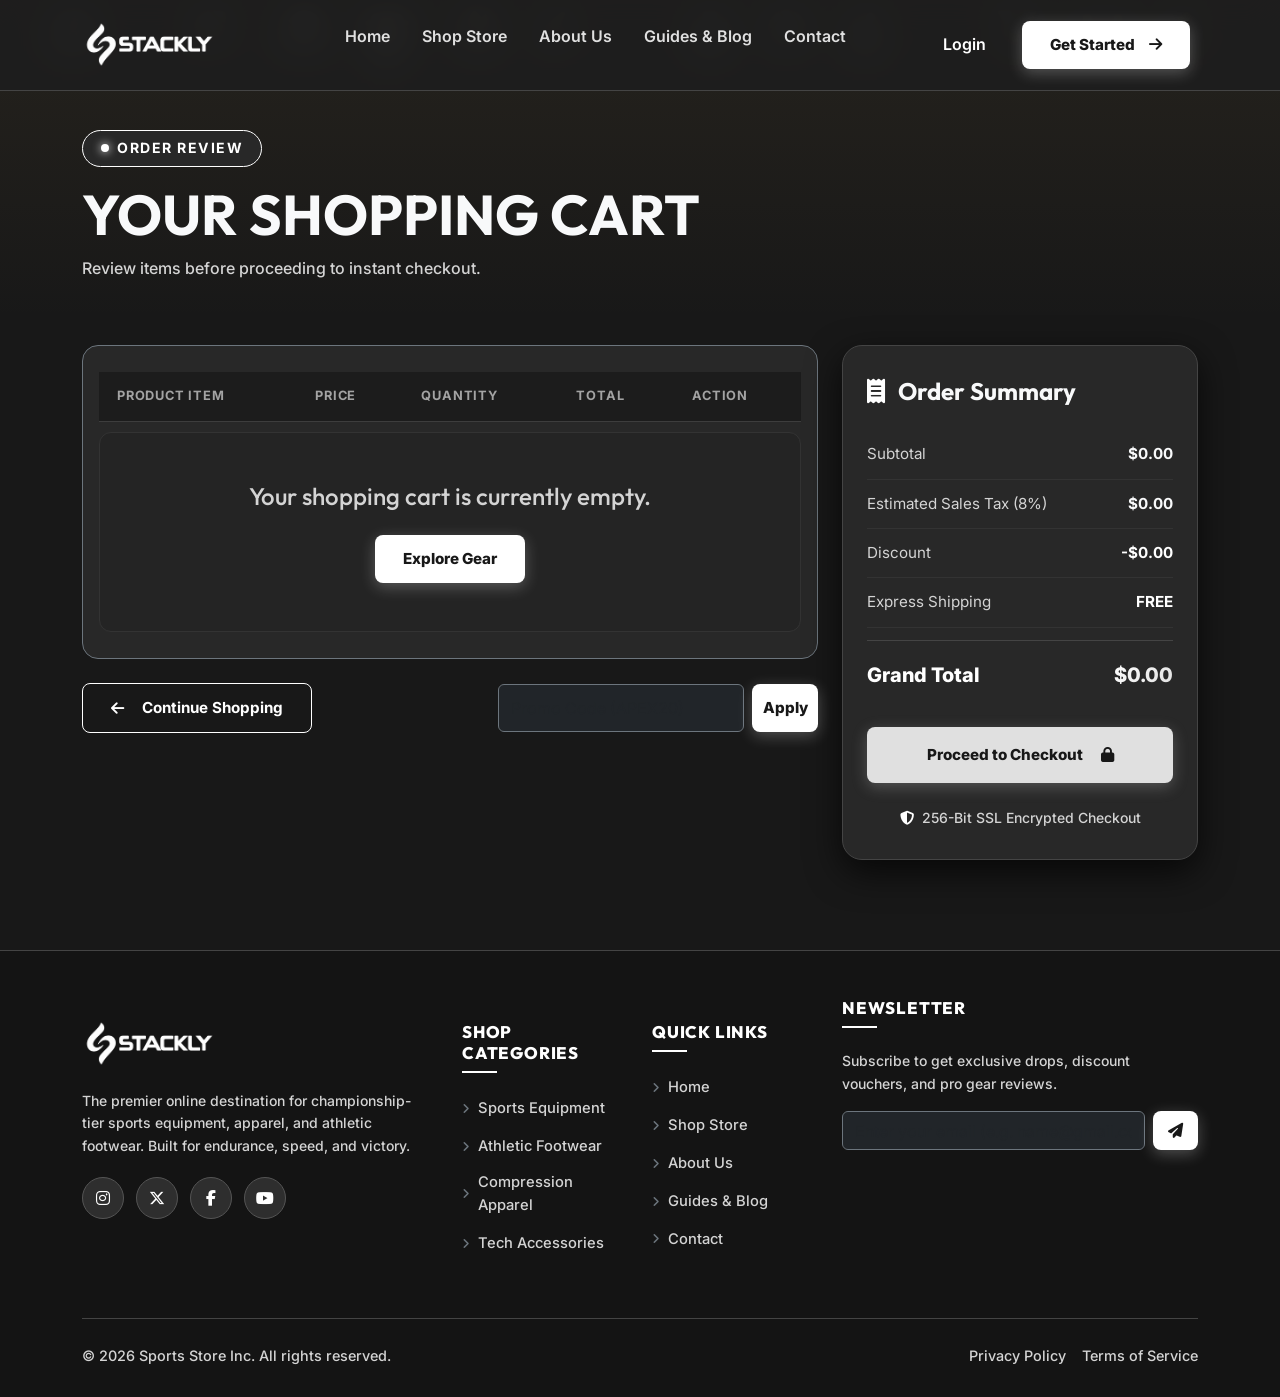
<file: cart.html>
<!DOCTYPE html>
<html lang="en">
<head>
  <meta charset="UTF-8">
  <meta name="viewport" content="width=device-width, initial-scale=1.0">
  <title>Shopping Cart | Sports Store</title>
  <meta name="description" content="Review your selected sports gear, enter promo codes, and complete secure checkout.">

  <!-- Favicon Logo -->
  <link rel="icon" type="image/webp" href="assets/images/logoStackly.webp">

  <!-- CDNs -->
  <link href="https://cdn.jsdelivr.net/npm/bootstrap@5.3.2/dist/css/bootstrap.min.css" rel="stylesheet">
  <link rel="stylesheet" href="https://cdnjs.cloudflare.com/ajax/libs/font-awesome/6.4.2/css/all.min.css">
  <link rel="preconnect" href="https://fonts.googleapis.com">
  <link rel="preconnect" href="https://fonts.gstatic.com" crossorigin>
  <link href="https://fonts.googleapis.com/css2?family=Inter:wght@300;400;500;600;700;800&family=Outfit:wght@500;600;700;800;900&display=swap" rel="stylesheet">

  <!-- Custom Styles -->
  <link rel="stylesheet" href="css/style.css">
  <link rel="stylesheet" href="css/animations.css">
  <link rel="stylesheet" href="css/responsive.css">
</head>
<body>

  <!-- PRELOADER OVERLAY -->
  <div id="preloader-overlay" class="preloader-overlay">
    <div class="preloader-wrapper">
      <div class="preloader-graphics-stage">
        <svg class="preloader-svg-graphic" viewBox="0 0 100 100">
          <circle cx="50" cy="50" r="44" fill="none" stroke="#2b2b2b" stroke-width="4"></circle>
          <circle cx="50" cy="50" r="44" fill="none" stroke="#ffffff" stroke-width="4" stroke-dasharray="70 180" stroke-linecap="round"></circle>
        </svg>
        <img src="assets/images/logoStackly.webp" alt="Logo" class="preloader-icon" style="height: 38px; width: auto; object-fit: contain;">
      </div>
      <div class="preloader-status-text">INITIALIZING SPORTS STORE...</div>
      <div class="preloader-bar-bg">
        <div id="preloader-bar-fill" class="preloader-bar-fill"></div>
      </div>
      <div id="preloader-percent-label" class="preloader-percent-label">0%</div>
    </div>
  </div>

  <!-- GLOBAL STICKY HEADER -->
  <header class="apex-header scrolled">
    <div class="container nav-container">
      <a href="index.html" class="brand-logo">
        <img src="assets/images/logoStackly.webp" alt="Logo" style="height: 45px; width: auto;">
      </a>

      <nav class="d-none d-lg-block">
        <ul class="nav-menu">
          <li><a href="index.html" class="nav-link">Home</a></li>
          <li><a href="shop.html" class="nav-link">Shop Store</a></li>
          <li><a href="about.html" class="nav-link">About Us</a></li>
          <li><a href="blog.html" class="nav-link">Guides & Blog</a></li>
          <li><a href="contact.html" class="nav-link">Contact</a></li>
        </ul>
      </nav>

      <div class="header-actions">
        <a href="login.html" class="nav-link text-white fw-semibold me-3 d-none d-lg-inline-block">Login</a>
        <a href="signup.html" class="btn-apex btn-apex-primary me-2 d-none d-md-inline-flex">
          Get Started <i class="fa-solid fa-arrow-right ms-1"></i>
        </a>
        <button id="hamburger-btn" class="hamburger-btn d-lg-none" aria-label="Toggle Menu">
          <span></span>
          <span></span>
          <span></span>
        </button>
      </div>
    </div>
  </header>

  <!-- MOBILE NAVIGATION MENU OVERLAY -->
  <div id="mobile-menu-overlay" class="mobile-menu-overlay">
    <div class="mobile-menu-header">
      <a href="index.html" class="brand-logo">
        <img src="assets/images/logoStackly.webp" alt="Logo" style="height: 40px; width: auto;">
      </a>
      <button id="mobile-menu-close" class="btn text-light" style="font-size: 1.5rem;"><i class="fa-solid fa-xmark"></i></button>
    </div>
    <ul class="mobile-nav-list">
      <li><a href="index.html" class="mobile-nav-link">Home</a></li>
      <li><a href="shop.html" class="mobile-nav-link">Shop Store</a></li>
      <li><a href="about.html" class="mobile-nav-link">About Us</a></li>
      <li><a href="blog.html" class="mobile-nav-link">Guides & Blog</a></li>
      <li><a href="contact.html" class="mobile-nav-link">Contact</a></li>
      <li><a href="login.html" class="mobile-nav-link">Login</a></li>
    </ul>
    <div class="mt-auto">
      <a href="signup.html" class="btn-apex btn-apex-primary w-100 py-3 text-center">Get Started <i class="fa-solid fa-arrow-right ms-1"></i></a>
    </div>
  </div>

  <!-- CART HEADER -->
  <section class="section-padding pb-4" style="padding-top: 130px; background: linear-gradient(180deg, rgba(197, 160, 89, 0.08) 0%, transparent 100%);">
    <div class="container">
      <div class="section-tag"><span class="dot"></span> Order Review</div>
      <h1 class="display-4 fw-bold text-light mb-2">YOUR SHOPPING CART</h1>
      <p class="text-muted">Review items before proceeding to instant checkout.</p>
    </div>
  </section>

  <!-- CART CONTENT -->
  <section class="section-padding pt-4">
    <div class="container">
      <div class="row g-4">
        
        <!-- CART ITEMS TABLE -->
        <div class="col-lg-8">
          <div class="table-responsive rounded-4 border border-secondary p-3" style="background: var(--bg-card);">
            <table class="cart-table">
              <thead>
                <tr>
                  <th>Product Item</th>
                  <th>Price</th>
                  <th>Quantity</th>
                  <th>Total</th>
                  <th>Action</th>
                </tr>
              </thead>
              <tbody id="cart-table-body">
                <!-- Rendered dynamically via js/main.js -->
              </tbody>
            </table>
          </div>

          <div class="mt-4 d-flex justify-content-between align-items-center flex-wrap gap-3">
            <a href="shop.html" class="btn-apex btn-apex-outline">
              <i class="fa-solid fa-arrow-left me-2"></i> Continue Shopping
            </a>
            <div class="d-flex gap-2" style="max-width: 320px;">
              <input type="text" id="promo-input" class="form-control bg-dark text-light border-secondary" placeholder="Promo Code (APEX20)">
              <button class="btn-apex btn-apex-primary px-3" onclick="applyPromoCode()">Apply</button>
            </div>
          </div>
        </div>

        <!-- ORDER SUMMARY SIDEBAR -->
        <div class="col-lg-4">
          <div class="order-summary-card">
            <h4 class="mb-4 text-light"><i class="fa-solid fa-receipt me-2" style="color: var(--accent-gold);"></i> Order Summary</h4>

            <div class="summary-row">
              <span>Subtotal</span>
              <span id="cart-subtotal" class="fw-bold text-light">$0.00</span>
            </div>
            <div class="summary-row">
              <span>Estimated Sales Tax (8%)</span>
              <span id="cart-tax" class="fw-bold text-light">$0.00</span>
            </div>
            <div class="summary-row">
              <span>Discount</span>
              <span id="cart-discount" class="fw-bold" style="color: var(--accent-gold);">-$0.00</span>
            </div>
            <div class="summary-row">
              <span>Express Shipping</span>
              <span class="fw-bold" style="color: var(--accent-gold);">FREE</span>
            </div>

            <div class="summary-row total">
              <span>Grand Total</span>
              <span id="cart-total" class="gradient-text">$0.00</span>
            </div>

            <button class="btn-apex btn-apex-orange w-100 py-3 mt-4" onclick="openCheckoutModal()">
              Proceed to Checkout <i class="fa-solid fa-lock ms-2"></i>
            </button>

            <div class="mt-4 text-center text-muted small">
              <i class="fa-solid fa-shield-halved me-1" style="color: var(--accent-gold);"></i> 256-Bit SSL Encrypted Checkout
            </div>
          </div>
        </div>

      </div>
    </div>
  </section>

    <!-- FOOTER -->
  <footer class="apex-footer">
    <div class="container">
      <div class="row g-4 align-items-start">
        <div class="col-lg-4 col-md-12 mb-4 mb-lg-0">
          <a href="index.html" class="brand-logo mb-3 d-inline-block">
            <img src="assets/images/logoStackly.webp" alt="Logo" style="height: 45px; width: auto;">
          </a>
          <p class="text-muted small pe-lg-4">
            The premier online destination for championship-tier sports equipment, apparel, and athletic footwear. Built for endurance, speed, and victory.
          </p>
          <div class="social-links">
            <a href="404.html" class="icon-btn" title="Instagram"><i class="fa-brands fa-instagram"></i></a>
            <a href="404.html" class="icon-btn" title="X Twitter"><i class="fa-brands fa-x-twitter"></i></a>
            <a href="404.html" class="icon-btn" title="Facebook"><i class="fa-brands fa-facebook-f"></i></a>
            <a href="404.html" class="icon-btn" title="YouTube"><i class="fa-brands fa-youtube"></i></a>
          </div>
        </div>

        <div class="col-6 col-sm-6 col-md-3 col-lg-2 footer-col">
          <h5 class="footer-heading">Shop Categories</h5>
          <ul class="footer-links">
            <li><a href="404.html"><i class="fa-solid fa-angle-right me-2 text-secondary" style="font-size: 0.75rem;"></i>Sports Equipment</a></li>
            <li><a href="404.html"><i class="fa-solid fa-angle-right me-2 text-secondary" style="font-size: 0.75rem;"></i>Athletic Footwear</a></li>
            <li><a href="404.html"><i class="fa-solid fa-angle-right me-2 text-secondary" style="font-size: 0.75rem;"></i>Compression Apparel</a></li>
            <li><a href="404.html"><i class="fa-solid fa-angle-right me-2 text-secondary" style="font-size: 0.75rem;"></i>Tech Accessories</a></li>
          </ul>
        </div>

        <div class="col-6 col-sm-6 col-md-3 col-lg-2 footer-col">
          <h5 class="footer-heading">Quick Links</h5>
          <ul class="footer-links">
            <li><a href="index.html"><i class="fa-solid fa-angle-right me-2 text-secondary" style="font-size: 0.75rem;"></i>Home</a></li>
            <li><a href="shop.html"><i class="fa-solid fa-angle-right me-2 text-secondary" style="font-size: 0.75rem;"></i>Shop Store</a></li>
            <li><a href="about.html"><i class="fa-solid fa-angle-right me-2 text-secondary" style="font-size: 0.75rem;"></i>About Us</a></li>
            <li><a href="blog.html"><i class="fa-solid fa-angle-right me-2 text-secondary" style="font-size: 0.75rem;"></i>Guides & Blog</a></li>
            <li><a href="contact.html"><i class="fa-solid fa-angle-right me-2 text-secondary" style="font-size: 0.75rem;"></i>Contact</a></li>
          </ul>
        </div>

        <div class="col-12 col-md-6 col-lg-4 footer-col mt-4 mt-md-0">
          <h5 class="footer-heading">Newsletter</h5>
          <p class="text-muted small mb-3">Subscribe to get exclusive drops, discount vouchers, and pro gear reviews.</p>
          <form onsubmit="event.preventDefault(); window.location.href='404.html';" class="d-flex gap-2">
            <input type="email" class="form-control bg-dark text-light border-secondary p-2.5" required placeholder="Enter your email (e.g. name@gmail.com)">
            <button type="submit" class="btn-apex btn-apex-primary px-3" title="Subscribe"><i class="fa-solid fa-paper-plane"></i></button>
          </form>
        </div>
      </div>

      <div class="footer-bottom">
        <div>© 2026 Sports Store Inc. All rights reserved.</div>
        <div class="d-flex gap-3">
          <a href="404.html" class="text-muted">Privacy Policy</a>
          <a href="404.html" class="text-muted">Terms of Service</a>
        </div>
      </div>
    </div>
  </footer>

  <!-- Scripts -->
  <script src="https://cdn.jsdelivr.net/npm/bootstrap@5.3.2/dist/js/bootstrap.bundle.min.js"></script>
  <script src="js/products-data.js"></script>
  <script src="js/main.js"></script>
</body>
</html>
</file>
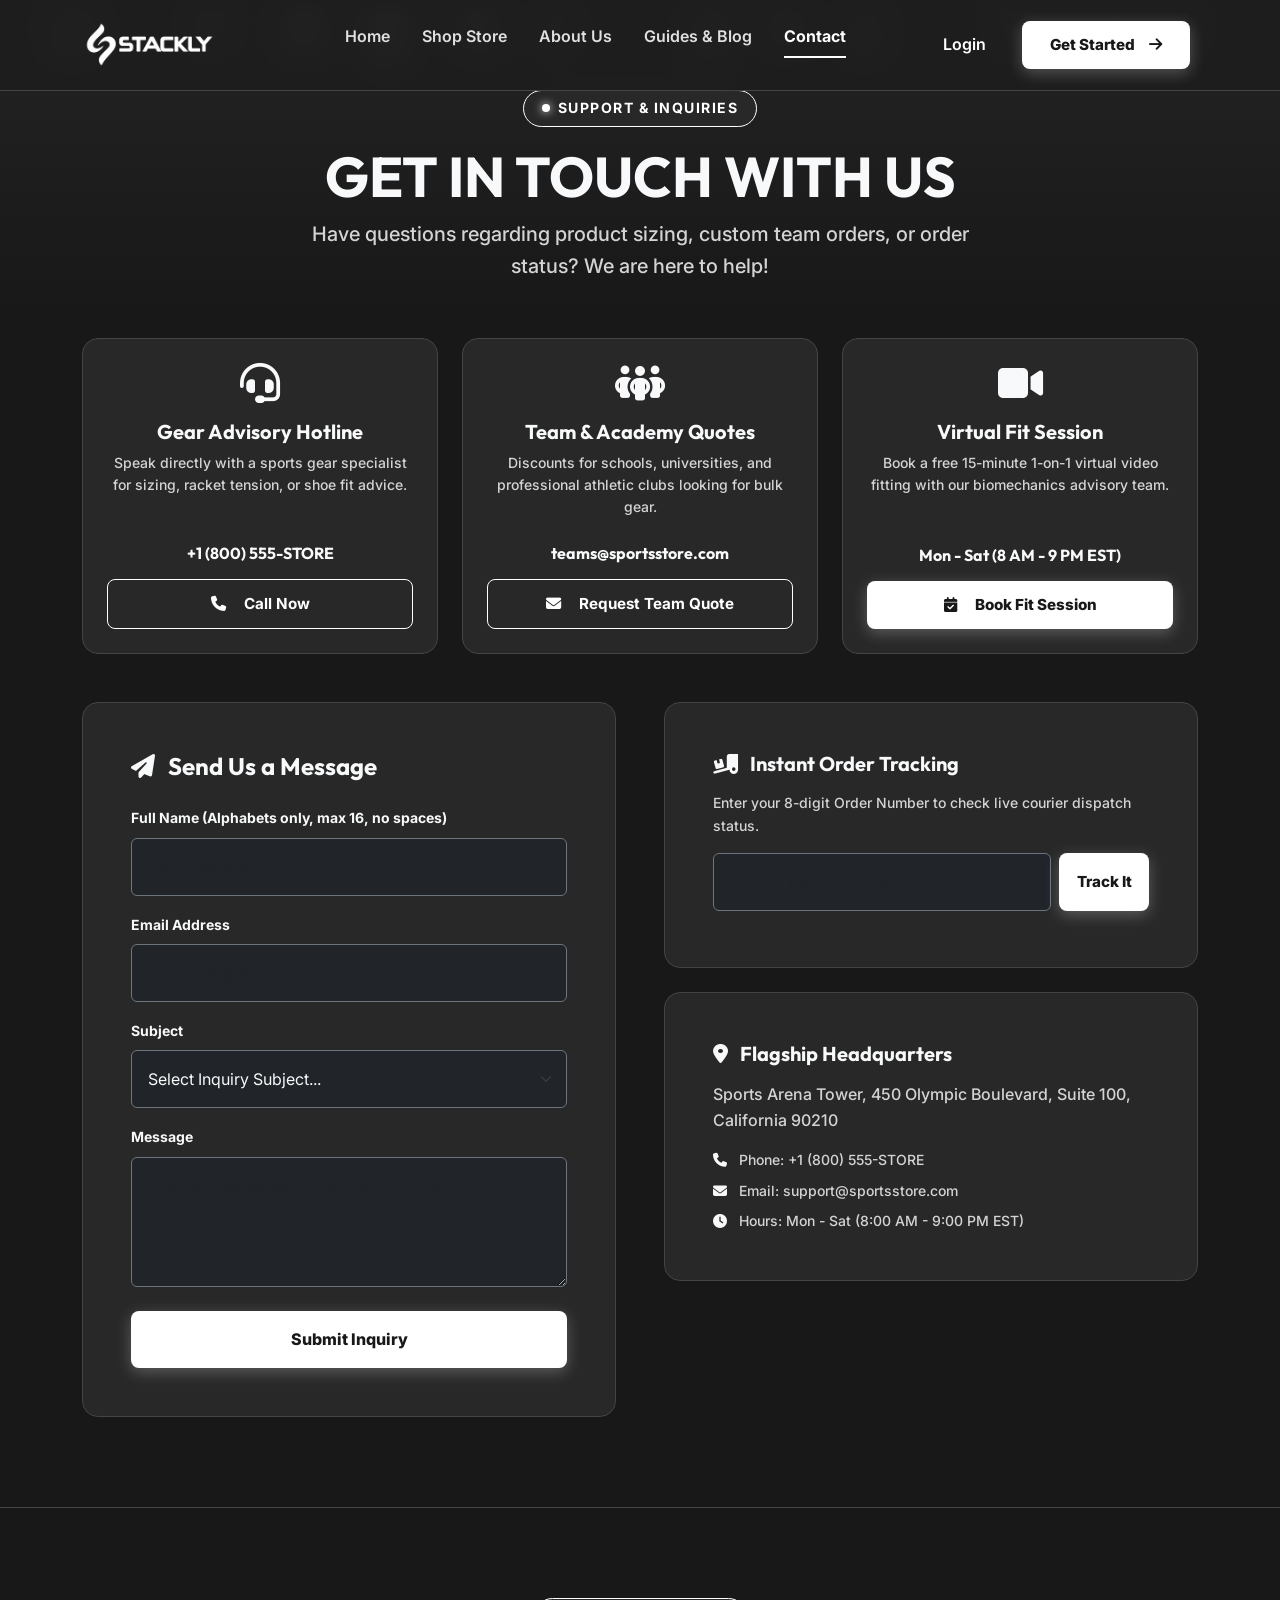
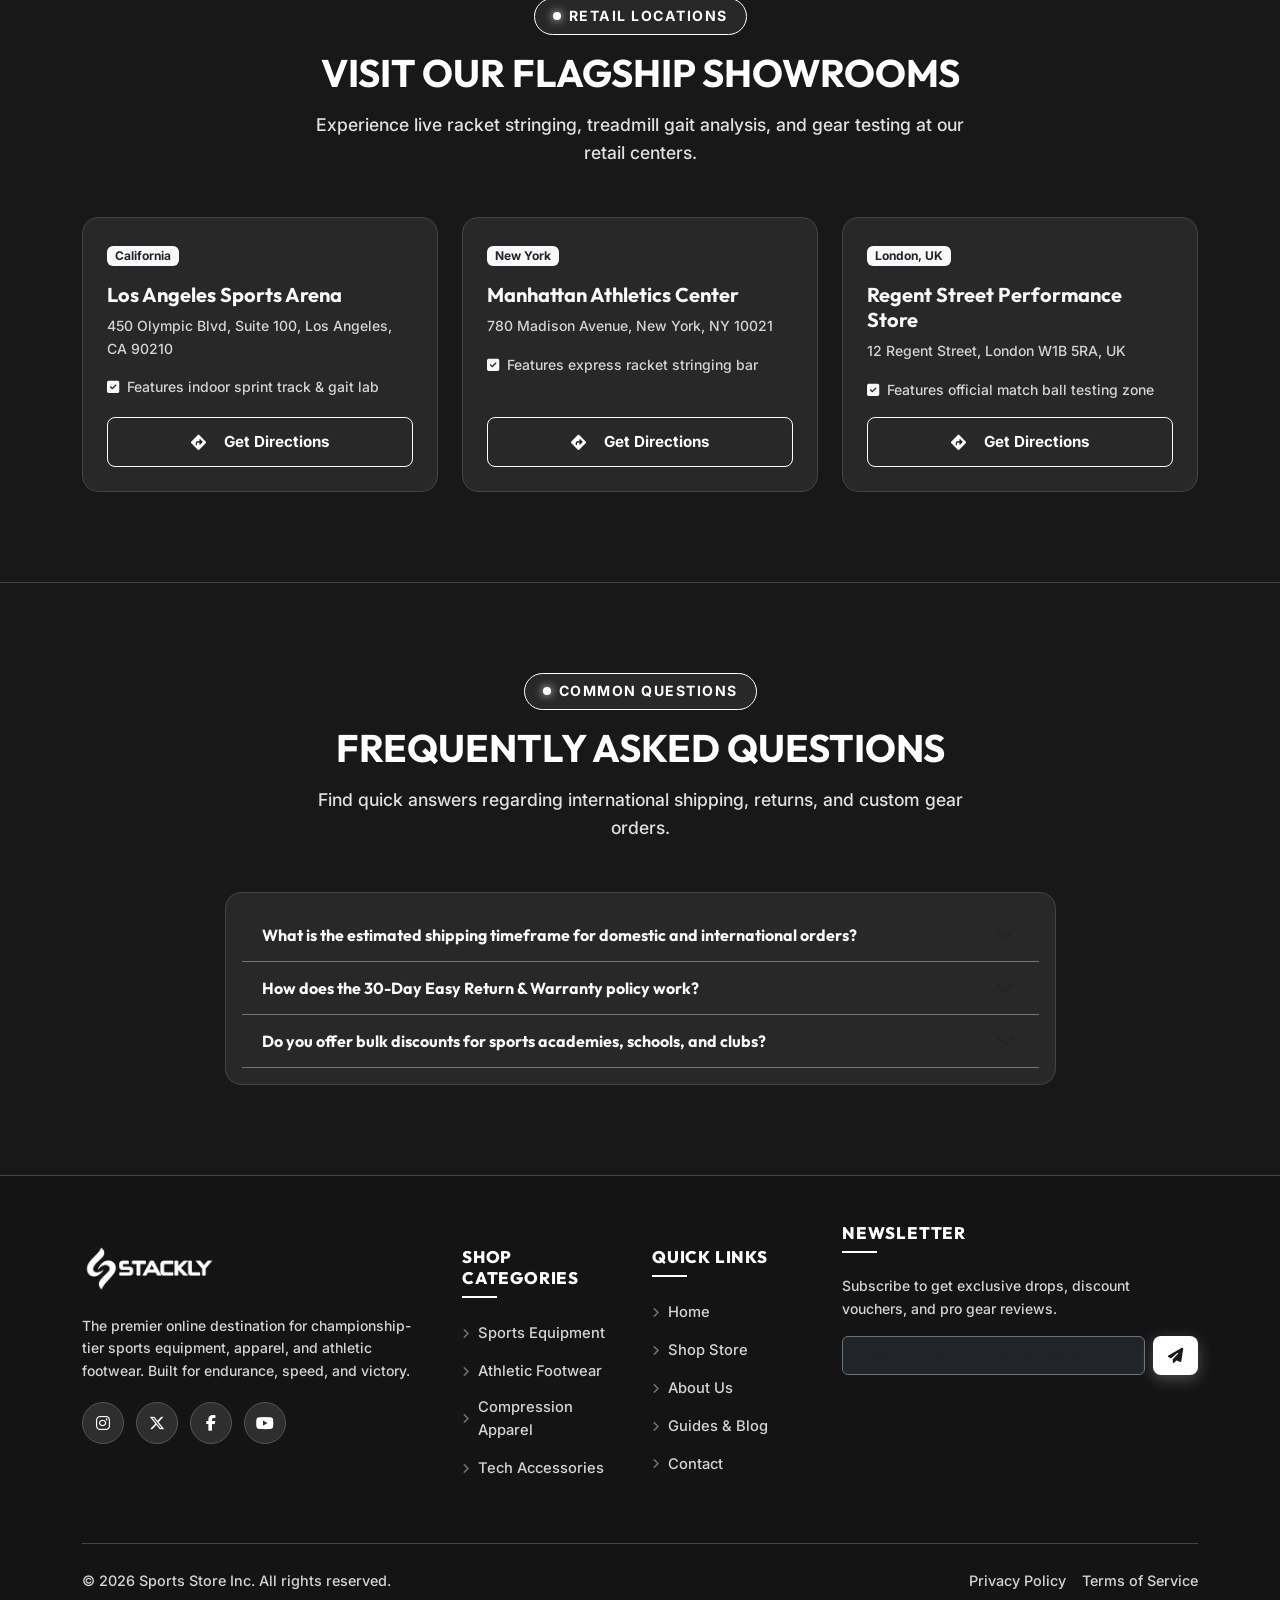
<file: contact.html>
<!DOCTYPE html>
<html lang="en">
<head>
  <meta charset="UTF-8">
  <meta name="viewport" content="width=device-width, initial-scale=1.0">
  <title>Contact Us & Support | Sports Store</title>
  <meta name="description" content="Get in touch with our support team for gear assistance, order tracking, team quotes, and store locations.">

  <!-- Favicon Logo -->
  <link rel="icon" type="image/webp" href="assets/images/logoStackly.webp">

  <!-- CDNs -->
  <link href="https://cdn.jsdelivr.net/npm/bootstrap@5.3.2/dist/css/bootstrap.min.css" rel="stylesheet">
  <link rel="stylesheet" href="https://cdnjs.cloudflare.com/ajax/libs/font-awesome/6.4.2/css/all.min.css">
  <link rel="preconnect" href="https://fonts.googleapis.com">
  <link rel="preconnect" href="https://fonts.gstatic.com" crossorigin>
  <link href="https://fonts.googleapis.com/css2?family=Inter:wght@300;400;500;600;700;800&family=Outfit:wght@500;600;700;800;900&display=swap" rel="stylesheet">

  <!-- Custom Styles -->
  <link rel="stylesheet" href="css/style.css">
  <link rel="stylesheet" href="css/animations.css">
  <link rel="stylesheet" href="css/responsive.css">
</head>
<body>

  <!-- PRELOADER OVERLAY -->
  <div id="preloader-overlay" class="preloader-overlay">
    <div class="preloader-wrapper">
      <div class="preloader-graphics-stage">
        <svg class="preloader-svg-graphic" viewBox="0 0 100 100">
          <circle cx="50" cy="50" r="44" fill="none" stroke="#2b2b2b" stroke-width="4"></circle>
          <circle cx="50" cy="50" r="44" fill="none" stroke="#ffffff" stroke-width="4" stroke-dasharray="70 180" stroke-linecap="round"></circle>
        </svg>
        <img src="assets/images/logoStackly.webp" alt="Logo" class="preloader-icon" style="height: 38px; width: auto; object-fit: contain;">
      </div>
      <div class="preloader-status-text">INITIALIZING SPORTS STORE...</div>
      <div class="preloader-bar-bg">
        <div id="preloader-bar-fill" class="preloader-bar-fill"></div>
      </div>
      <div id="preloader-percent-label" class="preloader-percent-label">0%</div>
    </div>
  </div>

  <!-- GLOBAL STICKY HEADER -->
  <header class="apex-header scrolled">
    <div class="container nav-container">
      <a href="index.html" class="brand-logo">
        <img src="assets/images/logoStackly.webp" alt="Logo" style="height: 45px; width: auto;">
      </a>

      <nav class="d-none d-lg-block">
        <ul class="nav-menu">
          <li><a href="index.html" class="nav-link">Home</a></li>
          <li><a href="shop.html" class="nav-link">Shop Store</a></li>
          <li><a href="about.html" class="nav-link">About Us</a></li>
          <li><a href="blog.html" class="nav-link">Guides & Blog</a></li>
          <li><a href="contact.html" class="nav-link active">Contact</a></li>
        </ul>
      </nav>

      <div class="header-actions">
        <a href="login.html" class="nav-link text-white fw-semibold me-3 d-none d-lg-inline-block">Login</a>
        <a href="signup.html" class="btn-apex btn-apex-primary me-2 d-none d-md-inline-flex">
          Get Started <i class="fa-solid fa-arrow-right ms-1"></i>
        </a>
        <button id="hamburger-btn" class="hamburger-btn d-lg-none" aria-label="Toggle Menu">
          <span></span>
          <span></span>
          <span></span>
        </button>
      </div>
    </div>
  </header>

  <!-- MOBILE NAVIGATION MENU OVERLAY -->
  <div id="mobile-menu-overlay" class="mobile-menu-overlay">
    <div class="mobile-menu-header">
      <a href="index.html" class="brand-logo">
        <img src="assets/images/logoStackly.webp" alt="Logo" style="height: 40px; width: auto;">
      </a>
      <button id="mobile-menu-close" class="btn text-light" style="font-size: 1.5rem;"><i class="fa-solid fa-xmark"></i></button>
    </div>
    <ul class="mobile-nav-list">
      <li><a href="index.html" class="mobile-nav-link">Home</a></li>
      <li><a href="shop.html" class="mobile-nav-link">Shop Store</a></li>
      <li><a href="about.html" class="mobile-nav-link">About Us</a></li>
      <li><a href="blog.html" class="mobile-nav-link">Guides & Blog</a></li>
      <li><a href="contact.html" class="mobile-nav-link active">Contact</a></li>
      <li><a href="login.html" class="mobile-nav-link">Login</a></li>
    </ul>
    <div class="mt-auto">
      <a href="signup.html" class="btn-apex btn-apex-primary w-100 py-3 text-center">Get Started <i class="fa-solid fa-arrow-right ms-1"></i></a>
    </div>
  </div>

  <!-- CONTACT BANNER -->
  <section class="section-padding pb-4 contact-hero-section" style="background: linear-gradient(180deg, rgba(255, 255, 255, 0.05) 0%, transparent 100%);">
    <div class="container text-center max-w-700">
      <div class="section-tag mb-3"><span class="dot"></span> Support & Inquiries</div>
      <h1 class="display-4 fw-bold text-light mb-2">GET IN TOUCH WITH US</h1>
      <p class="text-muted fs-5">Have questions regarding product sizing, custom team orders, or order status? We are here to help!</p>
    </div>
  </section>

  <!-- NEW SECTION 1: DIRECT ADVISORY & SUPPORT CHANNELS -->
  <section class="section-padding pt-3 pb-5">
    <div class="container">
      <div class="row g-3 g-md-4 text-center">
        <div class="col-12 col-sm-6 col-lg-4">
          <div class="p-3 p-sm-4 rounded-4 h-100 d-flex flex-column justify-content-between" style="background: #282828; border: 1.5px solid #444444;">
            <div>
              <i class="fa-solid fa-headset fs-1 mb-3 text-light"></i>
              <h5 class="text-light fw-bold mb-2">Gear Advisory Hotline</h5>
              <p class="text-muted small mb-4">Speak directly with a sports gear specialist for sizing, racket tension, or shoe fit advice.</p>
            </div>
            <div>
              <h6 class="text-light fw-bold mb-3">+1 (800) 555-STORE</h6>
              <a href="404.html" class="btn-apex btn-apex-outline w-100 d-inline-flex justify-content-center">
                <i class="fa-solid fa-phone me-2"></i> Call Now
              </a>
            </div>
          </div>
        </div>

        <div class="col-12 col-sm-6 col-lg-4">
          <div class="p-3 p-sm-4 rounded-4 h-100 d-flex flex-column justify-content-between" style="background: #282828; border: 1.5px solid #444444;">
            <div>
              <i class="fa-solid fa-people-group fs-1 mb-3 text-light"></i>
              <h5 class="text-light fw-bold mb-2">Team & Academy Quotes</h5>
              <p class="text-muted small mb-4">Discounts for schools, universities, and professional athletic clubs looking for bulk gear.</p>
            </div>
            <div>
              <h6 class="text-light fw-bold mb-3">teams@sportsstore.com</h6>
              <a href="404.html" class="btn-apex btn-apex-outline w-100 d-inline-flex justify-content-center">
                <i class="fa-solid fa-envelope me-2"></i> Request Team Quote
              </a>
            </div>
          </div>
        </div>

        <div class="col-12 col-sm-6 col-lg-4">
          <div class="p-3 p-sm-4 rounded-4 h-100 d-flex flex-column justify-content-between" style="background: #282828; border: 1.5px solid #444444;">
            <div>
              <i class="fa-solid fa-video fs-1 mb-3 text-light"></i>
              <h5 class="text-light fw-bold mb-2">Virtual Fit Session</h5>
              <p class="text-muted small mb-4">Book a free 15-minute 1-on-1 virtual video fitting with our biomechanics advisory team.</p>
            </div>
            <div>
              <h6 class="text-light fw-bold mb-3">Mon - Sat (8 AM - 9 PM EST)</h6>
              <a href="404.html" class="btn-apex btn-apex-primary w-100 d-inline-flex justify-content-center">
                <i class="fa-solid fa-calendar-check me-2"></i> Book Fit Session
              </a>
            </div>
          </div>
        </div>
      </div>
    </div>
  </section>

  <!-- CONTACT FORM & INFO SECTION -->
  <section class="section-padding pt-0">
    <div class="container">
      <div class="row g-4 g-lg-5">
        <div class="col-lg-6">
          <div class="p-3 p-sm-4 p-lg-5 rounded-4 border border-secondary" style="background: #282828; border: 1.5px solid #444444 !important;">
            <h3 class="text-light fw-bold mb-4 fs-4 fs-sm-3"><i class="fa-solid fa-paper-plane me-2"></i> Send Us a Message</h3>
            <form onsubmit="event.preventDefault(); window.location.href='404.html';">
              <div class="mb-3">
                <label class="form-label text-light small fw-bold">Full Name (Alphabets only, max 16, no spaces)</label>
                <input type="text" class="form-control bg-dark text-light border-secondary p-3" required maxlength="16" pattern="[A-Za-z]{1,16}" title="Only alphabets allowed, maximum 16 letters, no spaces" onkeydown="if(event.key===' ') return false;" oninput="this.value=this.value.replace(/[^A-Za-z]/g,'')" placeholder="e.g. Alexander">
              </div>
              <div class="mb-3">
                <label class="form-label text-light small fw-bold">Email Address</label>
                <input type="email" class="form-control bg-dark text-light border-secondary p-3" required placeholder="alexander@example.com">
              </div>
              <div class="mb-3">
                <label class="form-label text-light small fw-bold">Subject</label>
                <select class="form-select bg-dark text-light border-secondary p-3" required>
                  <option value="">Select Inquiry Subject...</option>
                  <option value="Gear Advice">Gear Advice / Sizing Help</option>
                  <option value="Order Status">Order & Shipping Inquiry</option>
                  <option value="Bulk Order">Bulk / Team Order Request</option>
                  <option value="Warranty">Warranty / Return Claim</option>
                </select>
              </div>
              <div class="mb-4">
                <label class="form-label text-light small fw-bold">Message</label>
                <textarea class="form-control bg-dark text-light border-secondary p-3" rows="4" required placeholder="How can we assist your athletic training?"></textarea>
              </div>
              <button type="submit" class="btn-apex btn-apex-primary w-100 py-3 fs-6">Submit Inquiry</button>
            </form>
          </div>
        </div>

        <div class="col-lg-6">
          <!-- NEW SECTION 2: INSTANT ORDER & WARRANTY TRACKING LOOKUP TOOL -->
          <div class="p-3 p-sm-4 p-lg-5 rounded-4 border border-secondary mb-4" style="background: #282828; border: 1.5px solid #444444 !important;">
            <h4 class="text-light fw-bold mb-3 fs-5 fs-sm-4"><i class="fa-solid fa-truck-ramp-box me-2"></i> Instant Order Tracking</h4>
            <p class="text-muted small mb-3">Enter your 8-digit Order Number to check live courier dispatch status.</p>
            <form onsubmit="event.preventDefault(); window.location.href='404.html';">
              <div class="d-flex flex-column flex-sm-row gap-2 mb-2">
                <input type="text" class="form-control bg-dark text-light border-secondary p-3" required maxlength="8" pattern="[0-9]{1,8}" title="Only numbers allowed, maximum 8 digits" oninput="this.value=this.value.replace(/[^0-9]/g,'')" placeholder="8-Digit Track Number">
                <button type="submit" class="btn-apex btn-apex-primary py-3 px-4 text-center text-nowrap">Track It</button>
              </div>
            </form>
          </div>

          <!-- STORE LOCATOR INFO -->
          <div class="p-3 p-sm-4 p-lg-5 rounded-4 border border-secondary" style="background: #282828; border: 1.5px solid #444444 !important;">
            <h4 class="text-light fw-bold mb-3 fs-5 fs-sm-4"><i class="fa-solid fa-location-dot me-2"></i> Flagship Headquarters</h4>
            <p class="text-muted mb-3">Sports Arena Tower, 450 Olympic Boulevard, Suite 100, California 90210</p>
            <div class="d-flex flex-column gap-2 text-muted small mb-0">
              <div><i class="fa-solid fa-phone me-2 text-light"></i> Phone: +1 (800) 555-STORE</div>
              <div><i class="fa-solid fa-envelope me-2 text-light"></i> Email: support@sportsstore.com</div>
              <div><i class="fa-solid fa-clock me-2 text-light"></i> Hours: Mon - Sat (8:00 AM - 9:00 PM EST)</div>
            </div>
          </div>
        </div>
      </div>
    </div>
  </section>

  <!-- NEW SECTION 3: FLAGSHIP SHOWROOM LOCATIONS -->
  <section class="section-padding bg-dark-secondary" style="border-top: 1.5px solid #444444; border-bottom: 1.5px solid #444444;">
    <div class="container">
      <div class="section-header text-center">
        <div class="section-tag"><span class="dot"></span> Retail Locations</div>
        <h2 class="section-title">VISIT OUR FLAGSHIP SHOWROOMS</h2>
        <p class="section-subtitle">Experience live racket stringing, treadmill gait analysis, and gear testing at our retail centers.</p>
      </div>

      <div class="row g-3 g-md-4">
        <div class="col-12 col-sm-6 col-lg-4">
          <div class="p-3 p-sm-4 rounded-4 h-100 d-flex flex-column justify-content-between" style="background: #282828; border: 1.5px solid #444444;">
            <div class="mb-3">
              <span class="badge bg-light text-dark fw-bold mb-3">California</span>
              <h5 class="text-light fw-bold mb-2 fs-5">Los Angeles Sports Arena</h5>
              <p class="text-muted small mb-3">450 Olympic Blvd, Suite 100, Los Angeles, CA 90210</p>
              <p class="text-muted small mb-0"><i class="fa-solid fa-square-check me-1 text-light"></i> Features indoor sprint track & gait lab</p>
            </div>
            <a href="404.html" class="btn-apex btn-apex-outline w-100 d-inline-flex justify-content-center">
              <i class="fa-solid fa-diamond-turn-right me-2"></i> Get Directions
            </a>
          </div>
        </div>

        <div class="col-12 col-sm-6 col-lg-4">
          <div class="p-3 p-sm-4 rounded-4 h-100 d-flex flex-column justify-content-between" style="background: #282828; border: 1.5px solid #444444;">
            <div class="mb-3">
              <span class="badge bg-light text-dark fw-bold mb-3">New York</span>
              <h5 class="text-light fw-bold mb-2 fs-5">Manhattan Athletics Center</h5>
              <p class="text-muted small mb-3">780 Madison Avenue, New York, NY 10021</p>
              <p class="text-muted small mb-0"><i class="fa-solid fa-square-check me-1 text-light"></i> Features express racket stringing bar</p>
            </div>
            <a href="404.html" class="btn-apex btn-apex-outline w-100 d-inline-flex justify-content-center">
              <i class="fa-solid fa-diamond-turn-right me-2"></i> Get Directions
            </a>
          </div>
        </div>

        <div class="col-12 col-sm-6 col-lg-4">
          <div class="p-3 p-sm-4 rounded-4 h-100 d-flex flex-column justify-content-between" style="background: #282828; border: 1.5px solid #444444;">
            <div class="mb-3">
              <span class="badge bg-light text-dark fw-bold mb-3">London, UK</span>
              <h5 class="text-light fw-bold mb-2 fs-5">Regent Street Performance Store</h5>
              <p class="text-muted small mb-3">12 Regent Street, London W1B 5RA, UK</p>
              <p class="text-muted small mb-0"><i class="fa-solid fa-square-check me-1 text-light"></i> Features official match ball testing zone</p>
            </div>
            <a href="404.html" class="btn-apex btn-apex-outline w-100 d-inline-flex justify-content-center">
              <i class="fa-solid fa-diamond-turn-right me-2"></i> Get Directions
            </a>
          </div>
        </div>
      </div>
    </div>
  </section>

  <!-- NEW SECTION 4: EXPANDED FAQS ACCORDION -->
  <section class="section-padding">
    <div class="container">
      <div class="section-header text-center">
        <div class="section-tag"><span class="dot"></span> Common Questions</div>
        <h2 class="section-title">FREQUENTLY ASKED QUESTIONS</h2>
        <p class="section-subtitle">Find quick answers regarding international shipping, returns, and custom gear orders.</p>
      </div>

      <div class="row justify-content-center">
        <div class="col-lg-9">
          <div class="accordion accordion-flush rounded-4 overflow-hidden border border-secondary p-2 p-sm-3" id="contactFaqAccordion" style="background: #282828; border: 1.5px solid #444444 !important;">
            <div class="accordion-item bg-transparent text-light border-bottom border-secondary">
              <h2 class="accordion-header">
                <button class="accordion-button collapsed bg-transparent text-light shadow-none fw-bold fs-6 pe-4" type="button" data-bs-toggle="collapse" data-bs-target="#cfaq1">
                  What is the estimated shipping timeframe for domestic and international orders?
                </button>
              </h2>
              <div id="cfaq1" class="accordion-collapse collapse" data-bs-parent="#contactFaqAccordion">
                <div class="accordion-body text-muted small">
                  All domestic orders are dispatched within 24 hours. Express domestic shipping takes 1-2 business days. International express orders take 3-5 business days.
                </div>
              </div>
            </div>

            <div class="accordion-item bg-transparent text-light border-bottom border-secondary">
              <h2 class="accordion-header">
                <button class="accordion-button collapsed bg-transparent text-light shadow-none fw-bold fs-6 pe-4" type="button" data-bs-toggle="collapse" data-bs-target="#cfaq2">
                  How does the 30-Day Easy Return & Warranty policy work?
                </button>
              </h2>
              <div id="cfaq2" class="accordion-collapse collapse" data-bs-parent="#contactFaqAccordion">
                <div class="accordion-body text-muted small">
                  If your equipment or footwear does not fit perfectly, return it in original condition within 30 days for a 100% full refund or free size exchange. All products include a 1-year manufacturer defect warranty.
                </div>
              </div>
            </div>

            <div class="accordion-item bg-transparent text-light border-bottom border-secondary">
              <h2 class="accordion-header">
                <button class="accordion-button collapsed bg-transparent text-light shadow-none fw-bold fs-6 pe-4" type="button" data-bs-toggle="collapse" data-bs-target="#cfaq3">
                  Do you offer bulk discounts for sports academies, schools, and clubs?
                </button>
              </h2>
              <div id="cfaq3" class="accordion-collapse collapse" data-bs-parent="#contactFaqAccordion">
                <div class="accordion-body text-muted small">
                  Yes! We offer customized bulk team pricing (up to 30% off retail) for schools, colleges, and sports academies. Email <strong class="text-light">teams@sportsstore.com</strong> to get a quote.
                </div>
              </div>
            </div>
          </div>
        </div>
      </div>
    </div>
  </section>

    <!-- FOOTER -->
  <footer class="apex-footer">
    <div class="container">
      <div class="row g-4 align-items-start">
        <div class="col-lg-4 col-md-12 mb-4 mb-lg-0">
          <a href="index.html" class="brand-logo mb-3 d-inline-block">
            <img src="assets/images/logoStackly.webp" alt="Logo" style="height: 45px; width: auto;">
          </a>
          <p class="text-muted small pe-lg-4">
            The premier online destination for championship-tier sports equipment, apparel, and athletic footwear. Built for endurance, speed, and victory.
          </p>
          <div class="social-links">
            <a href="404.html" class="icon-btn" title="Instagram"><i class="fa-brands fa-instagram"></i></a>
            <a href="404.html" class="icon-btn" title="X Twitter"><i class="fa-brands fa-x-twitter"></i></a>
            <a href="404.html" class="icon-btn" title="Facebook"><i class="fa-brands fa-facebook-f"></i></a>
            <a href="404.html" class="icon-btn" title="YouTube"><i class="fa-brands fa-youtube"></i></a>
          </div>
        </div>

        <div class="col-6 col-sm-6 col-md-3 col-lg-2 footer-col">
          <h5 class="footer-heading">Shop Categories</h5>
          <ul class="footer-links">
            <li><a href="404.html"><i class="fa-solid fa-angle-right me-2 text-secondary" style="font-size: 0.75rem;"></i>Sports Equipment</a></li>
            <li><a href="404.html"><i class="fa-solid fa-angle-right me-2 text-secondary" style="font-size: 0.75rem;"></i>Athletic Footwear</a></li>
            <li><a href="404.html"><i class="fa-solid fa-angle-right me-2 text-secondary" style="font-size: 0.75rem;"></i>Compression Apparel</a></li>
            <li><a href="404.html"><i class="fa-solid fa-angle-right me-2 text-secondary" style="font-size: 0.75rem;"></i>Tech Accessories</a></li>
          </ul>
        </div>

        <div class="col-6 col-sm-6 col-md-3 col-lg-2 footer-col">
          <h5 class="footer-heading">Quick Links</h5>
          <ul class="footer-links">
            <li><a href="index.html"><i class="fa-solid fa-angle-right me-2 text-secondary" style="font-size: 0.75rem;"></i>Home</a></li>
            <li><a href="shop.html"><i class="fa-solid fa-angle-right me-2 text-secondary" style="font-size: 0.75rem;"></i>Shop Store</a></li>
            <li><a href="about.html"><i class="fa-solid fa-angle-right me-2 text-secondary" style="font-size: 0.75rem;"></i>About Us</a></li>
            <li><a href="blog.html"><i class="fa-solid fa-angle-right me-2 text-secondary" style="font-size: 0.75rem;"></i>Guides & Blog</a></li>
            <li><a href="contact.html"><i class="fa-solid fa-angle-right me-2 text-secondary" style="font-size: 0.75rem;"></i>Contact</a></li>
          </ul>
        </div>

        <div class="col-12 col-md-6 col-lg-4 footer-col mt-4 mt-md-0">
          <h5 class="footer-heading">Newsletter</h5>
          <p class="text-muted small mb-3">Subscribe to get exclusive drops, discount vouchers, and pro gear reviews.</p>
          <form onsubmit="event.preventDefault(); window.location.href='404.html';" class="d-flex gap-2">
            <input type="email" class="form-control bg-dark text-light border-secondary p-2.5" required placeholder="Enter your email (e.g. name@gmail.com)">
            <button type="submit" class="btn-apex btn-apex-primary px-3" title="Subscribe"><i class="fa-solid fa-paper-plane"></i></button>
          </form>
        </div>
      </div>

      <div class="footer-bottom">
        <div>© 2026 Sports Store Inc. All rights reserved.</div>
        <div class="d-flex gap-3">
          <a href="404.html" class="text-muted">Privacy Policy</a>
          <a href="404.html" class="text-muted">Terms of Service</a>
        </div>
      </div>
    </div>
  </footer>

  <!-- Scripts -->
  <script src="https://cdn.jsdelivr.net/npm/bootstrap@5.3.2/dist/js/bootstrap.bundle.min.js"></script>
  <script src="js/products-data.js"></script>
  <script src="js/main.js"></script>
</body>
</html>
</file>
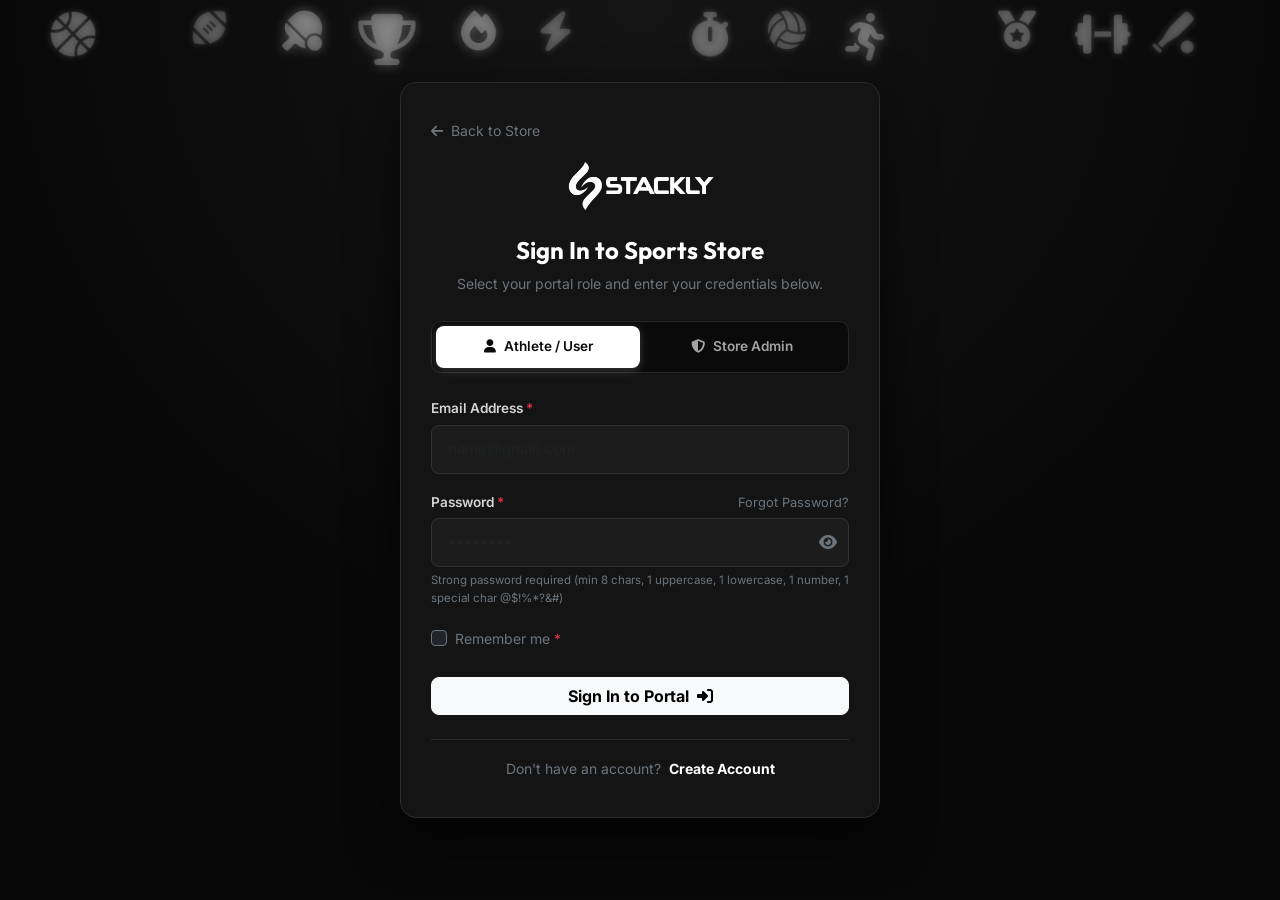
<file: login.html>
<!DOCTYPE html>
<html lang="en">
<head>
  <meta charset="UTF-8">
  <meta name="viewport" content="width=device-width, initial-scale=1.0">
  <title>Portal Login - Sports Store Platform</title>
  <meta name="description" content="Sign in to your Sports Store customer portal or store administrator console.">

  <!-- Favicon -->
  <link rel="icon" type="image/webp" href="assets/images/logoStackly.webp">

  <!-- Bootstrap 5 CSS -->
  <link href="https://cdn.jsdelivr.net/npm/bootstrap@5.3.2/dist/css/bootstrap.min.css" rel="stylesheet">
  
  <!-- FontAwesome 6 Icons -->
  <link rel="stylesheet" href="https://cdnjs.cloudflare.com/ajax/libs/font-awesome/6.4.2/css/all.min.css">
  
  <!-- Google Fonts -->
  <link rel="preconnect" href="https://fonts.googleapis.com">
  <link rel="preconnect" href="https://fonts.gstatic.com" crossorigin>
  <link href="https://fonts.googleapis.com/css2?family=Inter:wght@300;400;500;600;700;800&family=Outfit:wght@500;600;700;800;900&display=swap" rel="stylesheet">

  <!-- Custom Styles -->
  <link rel="stylesheet" href="css/style.css">
  <link rel="stylesheet" href="css/animations.css">
  <link rel="stylesheet" href="css/responsive.css">
</head>
<body class="bg-dark text-light">

  <!-- PRELOADER OVERLAY -->
  <div id="preloader-overlay" class="preloader-overlay">
    <div class="preloader-wrapper">
      <div class="preloader-graphics-stage">
        <svg class="preloader-svg-graphic" viewBox="0 0 100 100">
          <circle cx="50" cy="50" r="44" fill="none" stroke="#2b2b2b" stroke-width="4"></circle>
          <circle cx="50" cy="50" r="44" fill="none" stroke="#ffffff" stroke-width="4" stroke-dasharray="70 180" stroke-linecap="round"></circle>
        </svg>
        <img src="assets/images/logoStackly.webp" alt="Logo" class="preloader-icon" style="height: 38px; width: auto; object-fit: contain;">
      </div>
      <div class="preloader-status-text">AUTHENTICATING SPORTS STORE...</div>
      <div class="preloader-bar-bg">
        <div id="preloader-bar-fill" class="preloader-bar-fill"></div>
      </div>
      <div id="preloader-percent-label" class="preloader-percent-label">0%</div>
    </div>
  </div>

  <!-- AUTHENTICATION WRAPPER -->
  <div class="auth-wrapper">
    <div class="auth-card">
      
      <!-- Top Back Navigation & Logo -->
      <div class="auth-logo-header">
        <div class="mb-3 text-start">
          <a href="index.html" class="text-secondary text-decoration-none small">
            <i class="fa-solid fa-arrow-left me-1"></i> Back to Store
          </a>
        </div>
        <a href="index.html" class="d-inline-block">
          <img src="assets/images/logoStackly.webp" alt="Sports Store Logo" style="height: 52px; width: auto;">
        </a>
        <h4 class="fw-bold mt-3 text-white">Sign In to Sports Store</h4>
        <p class="text-secondary small">Select your portal role and enter your credentials below.</p>
      </div>

      <!-- Role Tabs -->
      <div class="auth-role-tabs">
        <button type="button" class="auth-tab-btn active" id="tab-user" onclick="switchRole('user')">
          <i class="fa-solid fa-user"></i> Athlete / User
        </button>
        <button type="button" class="auth-tab-btn" id="tab-admin" onclick="switchRole('admin')">
          <i class="fa-solid fa-shield-halved"></i> Store Admin
        </button>
      </div>

      <!-- Login Form -->
      <form id="login-form" onsubmit="handleLoginSubmit(event)">
        <input type="hidden" id="selected-role" value="user">

        <div class="auth-input-group">
          <label for="login-email">Email Address <span class="text-danger">*</span></label>
          <input type="email" id="login-email" class="form-control" placeholder="name@gmail.com" required>
        </div>

        <div class="auth-input-group">
          <div class="d-flex justify-content-between align-items-center mb-1">
            <label for="login-password" class="mb-0">Password <span class="text-danger">*</span></label>
            <a href="404.html" class="text-secondary text-decoration-none extra-small" style="font-size: 0.8rem;">Forgot Password?</a>
          </div>
          <div class="position-relative">
            <input type="password" id="login-password" class="form-control pe-5" placeholder="••••••••" required pattern="(?=.*\d)(?=.*[a-z])(?=.*[A-Z])(?=.*[@$!%*?&#]).{8,}" title="Must contain at least 8 characters, including 1 uppercase letter, 1 lowercase letter, 1 number, and 1 special character (@$!%*?&#)">
            <button type="button" id="toggle-password-btn" onclick="togglePasswordVisibility()" class="btn text-secondary position-absolute top-50 end-0 translate-middle-y me-2 border-0 bg-transparent p-1" aria-label="Toggle password visibility">
              <i id="toggle-password-icon" class="fa-solid fa-eye"></i>
            </button>
          </div>
          <small class="text-secondary extra-small d-block mt-1" style="font-size: 0.72rem;">Strong password required (min 8 chars, 1 uppercase, 1 lowercase, 1 number, 1 special char @$!%*?&#)</small>
        </div>

        <div class="d-flex align-items-center justify-content-between mb-4">
          <div class="form-check">
            <input class="form-check-input bg-dark border-secondary" type="checkbox" id="remember-me" required>
            <label class="form-check-label text-secondary small" for="remember-me">
              Remember me <span class="text-danger">*</span>
            </label>
          </div>
        </div>

        <button type="submit" class="btn btn-light w-100 py-2.5 fw-bold rounded-3">
          Sign In to Portal <i class="fa-solid fa-right-to-bracket ms-1"></i>
        </button>
      </form>

      <!-- Footer Callout -->
      <div class="text-center mt-4 pt-3 border-top border-secondary border-opacity-25">
        <span class="text-secondary small">Don't have an account?</span>
        <a href="signup.html" class="text-white fw-bold text-decoration-none small ms-1">Create Account</a>
      </div>

    </div>
  </div>

  <!-- JS Dependencies -->
  <script src="https://cdn.jsdelivr.net/npm/bootstrap@5.3.2/dist/js/bootstrap.bundle.min.js"></script>
  <script src="js/main.js"></script>
  <script>
    function switchRole(role) {
      document.getElementById('selected-role').value = role;
      if (role === 'user') {
        document.getElementById('tab-user').classList.add('active');
        document.getElementById('tab-admin').classList.remove('active');
      } else {
        document.getElementById('tab-admin').classList.add('active');
        document.getElementById('tab-user').classList.remove('active');
      }
    }

    function togglePasswordVisibility() {
      const passwordInput = document.getElementById('login-password');
      const toggleIcon = document.getElementById('toggle-password-icon');
      if (passwordInput.type === 'password') {
        passwordInput.type = 'text';
        toggleIcon.classList.remove('fa-eye');
        toggleIcon.classList.add('fa-eye-slash');
      } else {
        passwordInput.type = 'password';
        toggleIcon.classList.remove('fa-eye-slash');
        toggleIcon.classList.add('fa-eye');
      }
    }

    function handleLoginSubmit(event) {
      event.preventDefault();
      
      const email = document.getElementById('login-email').value;
      const password = document.getElementById('login-password').value;
      const rememberMe = document.getElementById('remember-me').checked;

      if (!rememberMe) {
        alert('Please check "Remember me" before proceeding.');
        return;
      }

      const strongPasswordRegex = /^(?=.*\d)(?=.*[a-z])(?=.*[A-Z])(?=.*[@$!%*?&#]).{8,}$/;
      if (!strongPasswordRegex.test(password)) {
        alert('Password must be at least 8 characters long and contain at least 1 uppercase letter, 1 lowercase letter, 1 number, and 1 special character (@$!%*?&#).');
        return;
      }

      const role = document.getElementById('selected-role').value;
      if (role === 'admin') {
        window.location.href = 'admin-dashboard.html';
      } else {
        window.location.href = 'user-dashboard.html';
      }
    }
  </script>
</body>
</html>
</file>
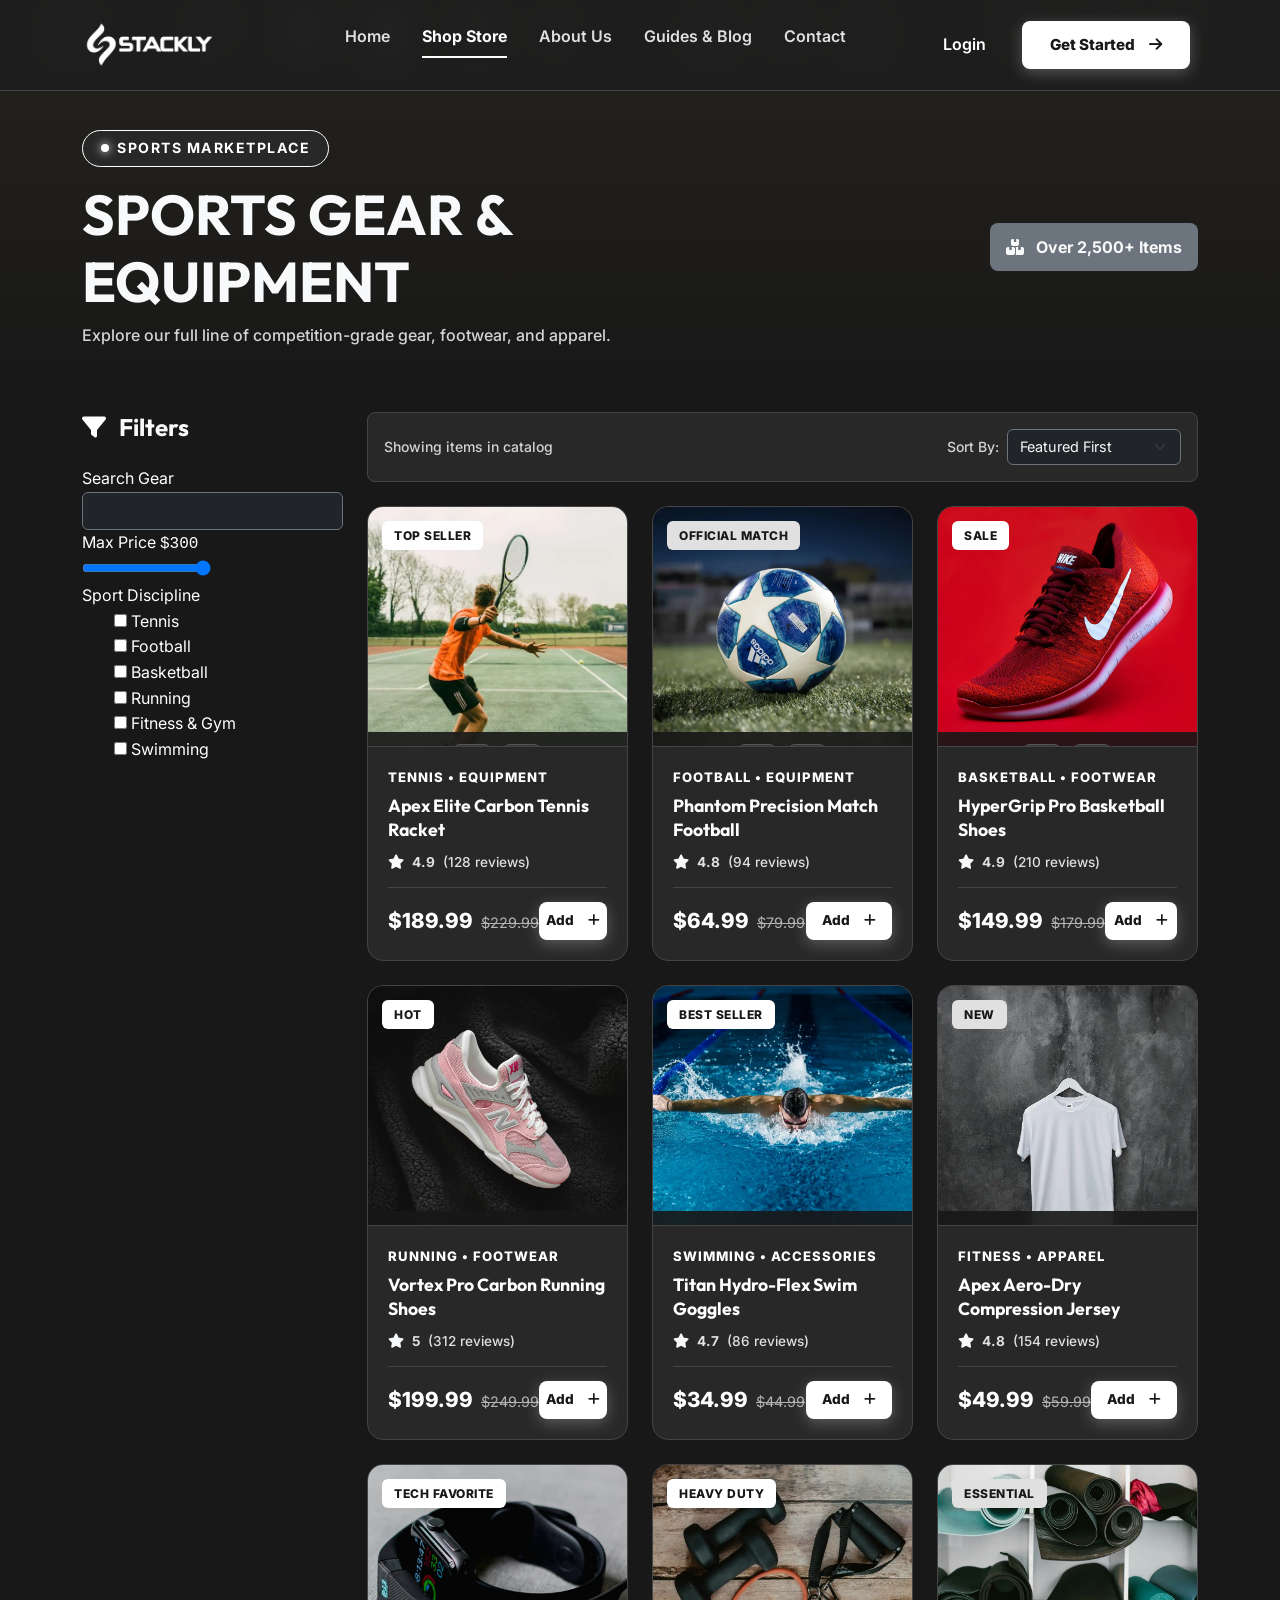
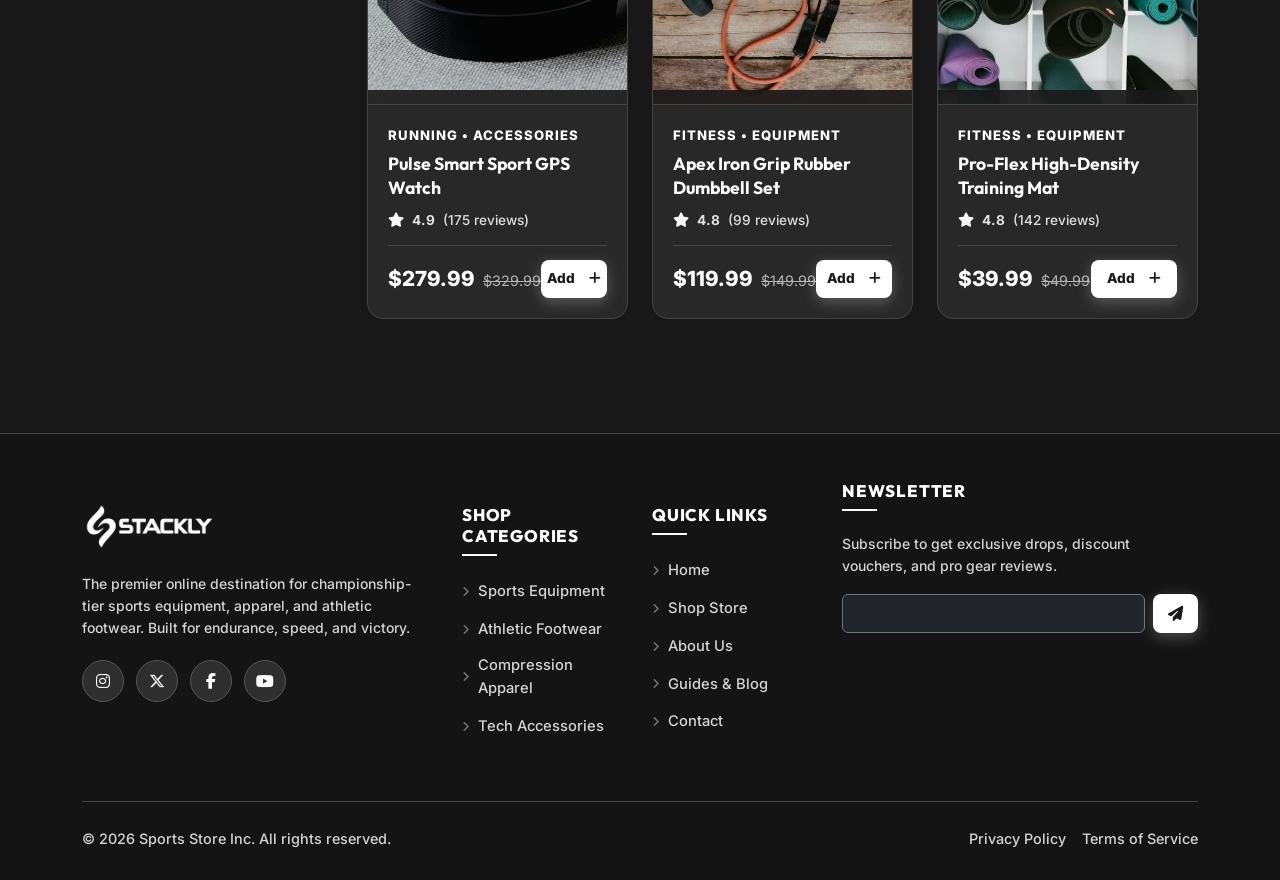
<file: shop.html>
<!DOCTYPE html>
<html lang="en">
<head>
  <meta charset="UTF-8">
  <meta name="viewport" content="width=device-width, initial-scale=1.0">
  <title>Shop Sports Gear & Equipment | Sports Store</title>
  <meta name="description" content="Browse our complete sports catalog. Filter by sport, category, price range, brand, and rating to find your perfect athletic gear.">

  <!-- Favicon Logo -->
  <link rel="icon" type="image/webp" href="assets/images/logoStackly.webp">

  <!-- CDNs -->
  <link href="https://cdn.jsdelivr.net/npm/bootstrap@5.3.2/dist/css/bootstrap.min.css" rel="stylesheet">
  <link rel="stylesheet" href="https://cdnjs.cloudflare.com/ajax/libs/font-awesome/6.4.2/css/all.min.css">
  <link rel="preconnect" href="https://fonts.googleapis.com">
  <link rel="preconnect" href="https://fonts.gstatic.com" crossorigin>
  <link href="https://fonts.googleapis.com/css2?family=Inter:wght@300;400;500;600;700;800&family=Outfit:wght@500;600;700;800;900&display=swap" rel="stylesheet">

  <!-- Custom Styles -->
  <link rel="stylesheet" href="css/style.css">
  <link rel="stylesheet" href="css/animations.css">
  <link rel="stylesheet" href="css/responsive.css">
</head>
<body>

  <!-- PRELOADER OVERLAY -->
  <div id="preloader-overlay" class="preloader-overlay">
    <div class="preloader-wrapper">
      <div class="preloader-graphics-stage">
        <svg class="preloader-svg-graphic" viewBox="0 0 100 100">
          <circle cx="50" cy="50" r="44" fill="none" stroke="#2b2b2b" stroke-width="4"></circle>
          <circle cx="50" cy="50" r="44" fill="none" stroke="#ffffff" stroke-width="4" stroke-dasharray="70 180" stroke-linecap="round"></circle>
        </svg>
        <img src="assets/images/logoStackly.webp" alt="Logo" class="preloader-icon" style="height: 38px; width: auto; object-fit: contain;">
      </div>
      <div class="preloader-status-text">INITIALIZING SPORTS STORE...</div>
      <div class="preloader-bar-bg">
        <div id="preloader-bar-fill" class="preloader-bar-fill"></div>
      </div>
      <div id="preloader-percent-label" class="preloader-percent-label">0%</div>
    </div>
  </div>

  <!-- GLOBAL STICKY HEADER -->
  <header class="apex-header scrolled">
    <div class="container nav-container">
      <a href="index.html" class="brand-logo">
        <img src="assets/images/logoStackly.webp" alt="Logo" style="height: 45px; width: auto;">
      </a>

      <nav class="d-none d-lg-block">
        <ul class="nav-menu">
          <li><a href="index.html" class="nav-link">Home</a></li>
          <li><a href="shop.html" class="nav-link active">Shop Store</a></li>
          <li><a href="about.html" class="nav-link">About Us</a></li>
          <li><a href="blog.html" class="nav-link">Guides & Blog</a></li>
          <li><a href="contact.html" class="nav-link">Contact</a></li>
        </ul>
      </nav>

      <div class="header-actions">
        <a href="login.html" class="nav-link text-white fw-semibold me-3 d-none d-lg-inline-block">Login</a>
        <a href="signup.html" class="btn-apex btn-apex-primary me-2 d-none d-md-inline-flex">
          Get Started <i class="fa-solid fa-arrow-right ms-1"></i>
        </a>
        <button id="hamburger-btn" class="hamburger-btn d-lg-none" aria-label="Toggle Menu">
          <span></span>
          <span></span>
          <span></span>
        </button>
      </div>
    </div>
  </header>

  <!-- MOBILE NAVIGATION MENU OVERLAY -->
  <div id="mobile-menu-overlay" class="mobile-menu-overlay">
    <div class="mobile-menu-header">
      <a href="index.html" class="brand-logo">
        <img src="assets/images/logoStackly.webp" alt="Logo" style="height: 40px; width: auto;">
      </a>
      <button id="mobile-menu-close" class="btn text-light" style="font-size: 1.5rem;"><i class="fa-solid fa-xmark"></i></button>
    </div>
    <ul class="mobile-nav-list">
      <li><a href="index.html" class="mobile-nav-link">Home</a></li>
      <li><a href="shop.html" class="mobile-nav-link active">Shop Store</a></li>
      <li><a href="about.html" class="mobile-nav-link">About Us</a></li>
      <li><a href="blog.html" class="mobile-nav-link">Guides & Blog</a></li>
      <li><a href="contact.html" class="mobile-nav-link">Contact</a></li>
      <li><a href="login.html" class="mobile-nav-link">Login</a></li>
    </ul>
    <div class="mt-auto">
      <a href="signup.html" class="btn-apex btn-apex-primary w-100 py-3 text-center">Get Started <i class="fa-solid fa-arrow-right ms-1"></i></a>
    </div>
  </div>

  <!-- SHOP HEADER BANNER -->
  <section class="section-padding pb-4" style="padding-top: 130px; background: linear-gradient(180deg, rgba(197, 160, 89, 0.08) 0%, transparent 100%);">
    <div class="container">
      <div class="row align-items-center">
        <div class="col-md-8">
          <div class="section-tag"><span class="dot"></span> Sports Marketplace</div>
          <h1 class="display-4 fw-bold text-light mb-2">SPORTS GEAR & EQUIPMENT</h1>
          <p class="text-muted">Explore our full line of competition-grade gear, footwear, and apparel.</p>
        </div>
        <div class="col-md-4 text-md-end">
          <span class="badge bg-secondary p-3 text-light fs-6 rounded-3"><i class="fa-solid fa-boxes-stacked me-2"></i> Over 2,500+ Items</span>
        </div>
      </div>
    </div>
  </section>

  <!-- SHOP CONTENT SECTION -->
  <section class="section-padding pt-4">
    <div class="container">
      <div class="row shop-layout">
        
        <!-- SIDEBAR FILTERS -->
        <div class="col-lg-3">
          <div class="shop-sidebar">
            <h4 class="mb-4 text-light"><i class="fa-solid fa-filter me-2" style="color: var(--accent-gold);"></i> Filters</h4>

            <!-- Search -->
            <div class="filter-group">
              <label class="filter-title">Search Gear</label>
              <input type="text" id="shop-search" class="form-control bg-dark text-light border-secondary" placeholder="Search by ball, racket, shoe...">
            </div>

            <!-- Price Range -->
            <div class="filter-group">
              <div class="filter-title">
                <span>Max Price</span>
                <span id="price-val" class="font-monospace" style="color: var(--accent-gold);">$300</span>
              </div>
              <input type="range" id="price-range" class="price-range-slider" min="20" max="300" step="10" value="300">
            </div>

            <!-- Sport Discipline -->
            <div class="filter-group">
              <label class="filter-title">Sport Discipline</label>
              <ul class="filter-list">
                <li>
                  <label class="filter-checkbox">
                    <input type="checkbox" class="sport-filter-checkbox" value="Tennis"> Tennis
                  </label>
                </li>
                <li>
                  <label class="filter-checkbox">
                    <input type="checkbox" class="sport-filter-checkbox" value="Football"> Football
                  </label>
                </li>
                <li>
                  <label class="filter-checkbox">
                    <input type="checkbox" class="sport-filter-checkbox" value="Basketball"> Basketball
                  </label>
                </li>
                <li>
                  <label class="filter-checkbox">
                    <input type="checkbox" class="sport-filter-checkbox" value="Running"> Running
                  </label>
                </li>
                <li>
                  <label class="filter-checkbox">
                    <input type="checkbox" class="sport-filter-checkbox" value="Fitness"> Fitness & Gym
                  </label>
                </li>
                <li>
                  <label class="filter-checkbox">
                    <input type="checkbox" class="sport-filter-checkbox" value="Swimming"> Swimming
                  </label>
                </li>
              </ul>
            </div>
          </div>
        </div>

        <!-- PRODUCTS GRID AREA -->
        <div class="col-lg-9">
          <!-- Top Sorting Bar -->
          <div class="d-flex justify-content-between align-items-center mb-4 p-3 rounded-3" style="background: var(--bg-card); border: 1px solid var(--border-color);">
            <div class="text-muted small">Showing items in catalog</div>
            <div class="d-flex align-items-center gap-2">
              <label class="text-muted small mb-0">Sort By:</label>
              <select id="shop-sort" class="form-select bg-dark text-light border-secondary style-select" style="width: auto; font-size: 0.9rem;">
                <option value="featured">Featured First</option>
                <option value="price-low">Price: Low to High</option>
                <option value="price-high">Price: High to Low</option>
                <option value="rating">Highest Rated</option>
              </select>
            </div>
          </div>

          <!-- Product Grid -->
          <div class="row" id="shop-products-grid">
            <!-- Dynamic Grid via js/main.js -->
          </div>
        </div>

      </div>
    </div>
  </section>

    <!-- FOOTER -->
  <footer class="apex-footer">
    <div class="container">
      <div class="row g-4 align-items-start">
        <div class="col-lg-4 col-md-12 mb-4 mb-lg-0">
          <a href="index.html" class="brand-logo mb-3 d-inline-block">
            <img src="assets/images/logoStackly.webp" alt="Logo" style="height: 45px; width: auto;">
          </a>
          <p class="text-muted small pe-lg-4">
            The premier online destination for championship-tier sports equipment, apparel, and athletic footwear. Built for endurance, speed, and victory.
          </p>
          <div class="social-links">
            <a href="404.html" class="icon-btn" title="Instagram"><i class="fa-brands fa-instagram"></i></a>
            <a href="404.html" class="icon-btn" title="X Twitter"><i class="fa-brands fa-x-twitter"></i></a>
            <a href="404.html" class="icon-btn" title="Facebook"><i class="fa-brands fa-facebook-f"></i></a>
            <a href="404.html" class="icon-btn" title="YouTube"><i class="fa-brands fa-youtube"></i></a>
          </div>
        </div>

        <div class="col-6 col-sm-6 col-md-3 col-lg-2 footer-col">
          <h5 class="footer-heading">Shop Categories</h5>
          <ul class="footer-links">
            <li><a href="404.html"><i class="fa-solid fa-angle-right me-2 text-secondary" style="font-size: 0.75rem;"></i>Sports Equipment</a></li>
            <li><a href="404.html"><i class="fa-solid fa-angle-right me-2 text-secondary" style="font-size: 0.75rem;"></i>Athletic Footwear</a></li>
            <li><a href="404.html"><i class="fa-solid fa-angle-right me-2 text-secondary" style="font-size: 0.75rem;"></i>Compression Apparel</a></li>
            <li><a href="404.html"><i class="fa-solid fa-angle-right me-2 text-secondary" style="font-size: 0.75rem;"></i>Tech Accessories</a></li>
          </ul>
        </div>

        <div class="col-6 col-sm-6 col-md-3 col-lg-2 footer-col">
          <h5 class="footer-heading">Quick Links</h5>
          <ul class="footer-links">
            <li><a href="index.html"><i class="fa-solid fa-angle-right me-2 text-secondary" style="font-size: 0.75rem;"></i>Home</a></li>
            <li><a href="shop.html"><i class="fa-solid fa-angle-right me-2 text-secondary" style="font-size: 0.75rem;"></i>Shop Store</a></li>
            <li><a href="about.html"><i class="fa-solid fa-angle-right me-2 text-secondary" style="font-size: 0.75rem;"></i>About Us</a></li>
            <li><a href="blog.html"><i class="fa-solid fa-angle-right me-2 text-secondary" style="font-size: 0.75rem;"></i>Guides & Blog</a></li>
            <li><a href="contact.html"><i class="fa-solid fa-angle-right me-2 text-secondary" style="font-size: 0.75rem;"></i>Contact</a></li>
          </ul>
        </div>

        <div class="col-12 col-md-6 col-lg-4 footer-col mt-4 mt-md-0">
          <h5 class="footer-heading">Newsletter</h5>
          <p class="text-muted small mb-3">Subscribe to get exclusive drops, discount vouchers, and pro gear reviews.</p>
          <form onsubmit="event.preventDefault(); window.location.href='404.html';" class="d-flex gap-2">
            <input type="email" class="form-control bg-dark text-light border-secondary p-2.5" required placeholder="Enter your email (e.g. name@gmail.com)">
            <button type="submit" class="btn-apex btn-apex-primary px-3" title="Subscribe"><i class="fa-solid fa-paper-plane"></i></button>
          </form>
        </div>
      </div>

      <div class="footer-bottom">
        <div>© 2026 Sports Store Inc. All rights reserved.</div>
        <div class="d-flex gap-3">
          <a href="404.html" class="text-muted">Privacy Policy</a>
          <a href="404.html" class="text-muted">Terms of Service</a>
        </div>
      </div>
    </div>
  </footer>

  <!-- Scripts -->
  <script src="https://cdn.jsdelivr.net/npm/bootstrap@5.3.2/dist/js/bootstrap.bundle.min.js"></script>
  <script src="js/products-data.js"></script>
  <script src="js/main.js"></script>
</body>
</html>
</file>
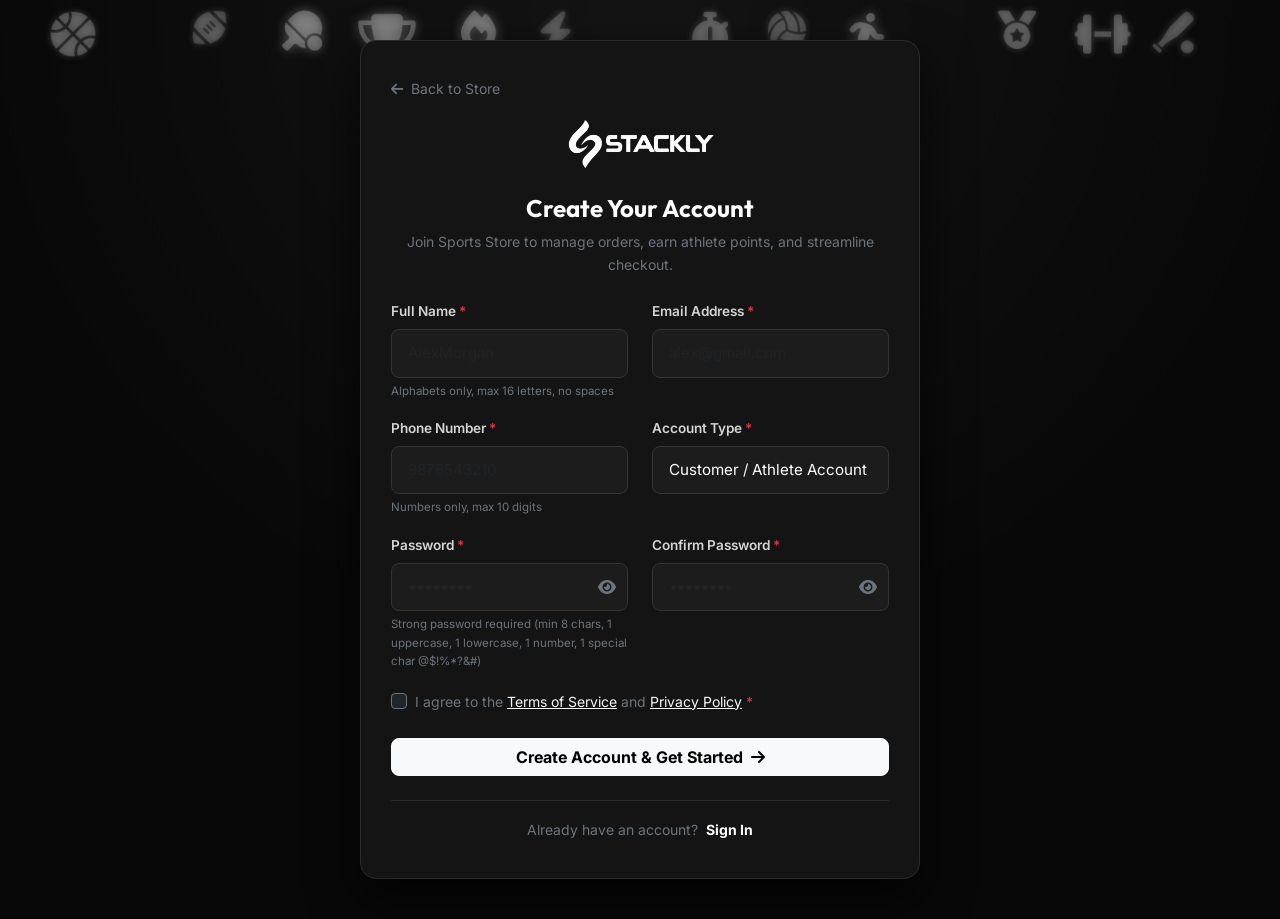
<file: signup.html>
<!DOCTYPE html>
<html lang="en">
<head>
  <meta charset="UTF-8">
  <meta name="viewport" content="width=device-width, initial-scale=1.0">
  <title>Create Account - Sports Store Platform</title>
  <meta name="description" content="Register your Sports Store account to unlock member rewards, order tracking, and exclusive performance gear access.">

  <!-- Favicon -->
  <link rel="icon" type="image/webp" href="assets/images/logoStackly.webp">

  <!-- Bootstrap 5 CSS -->
  <link href="https://cdn.jsdelivr.net/npm/bootstrap@5.3.2/dist/css/bootstrap.min.css" rel="stylesheet">
  
  <!-- FontAwesome 6 Icons -->
  <link rel="stylesheet" href="https://cdnjs.cloudflare.com/ajax/libs/font-awesome/6.4.2/css/all.min.css">
  
  <!-- Google Fonts -->
  <link rel="preconnect" href="https://fonts.googleapis.com">
  <link rel="preconnect" href="https://fonts.gstatic.com" crossorigin>
  <link href="https://fonts.googleapis.com/css2?family=Inter:wght@300;400;500;600;700;800&family=Outfit:wght@500;600;700;800;900&display=swap" rel="stylesheet">

  <!-- Custom Styles -->
  <link rel="stylesheet" href="css/style.css">
  <link rel="stylesheet" href="css/animations.css">
  <link rel="stylesheet" href="css/responsive.css">
</head>
<body class="bg-dark text-light">

  <!-- PRELOADER OVERLAY -->
  <div id="preloader-overlay" class="preloader-overlay">
    <div class="preloader-wrapper">
      <div class="preloader-graphics-stage">
        <svg class="preloader-svg-graphic" viewBox="0 0 100 100">
          <circle cx="50" cy="50" r="44" fill="none" stroke="#2b2b2b" stroke-width="4"></circle>
          <circle cx="50" cy="50" r="44" fill="none" stroke="#ffffff" stroke-width="4" stroke-dasharray="70 180" stroke-linecap="round"></circle>
        </svg>
        <img src="assets/images/logoStackly.webp" alt="Logo" class="preloader-icon" style="height: 38px; width: auto; object-fit: contain;">
      </div>
      <div class="preloader-status-text">INITIALIZING SPORTS STORE ACCOUNT...</div>
      <div class="preloader-bar-bg">
        <div id="preloader-bar-fill" class="preloader-bar-fill"></div>
      </div>
      <div id="preloader-percent-label" class="preloader-percent-label">0%</div>
    </div>
  </div>

  <!-- AUTHENTICATION WRAPPER -->
  <div class="auth-wrapper">
    <div class="auth-card auth-card-lg">
      
      <!-- Top Back Navigation & Logo -->
      <div class="auth-logo-header">
        <div class="mb-3 text-start">
          <a href="index.html" class="text-secondary text-decoration-none small">
            <i class="fa-solid fa-arrow-left me-1"></i> Back to Store
          </a>
        </div>
        <a href="index.html" class="d-inline-block">
          <img src="assets/images/logoStackly.webp" alt="Sports Store Logo" style="height: 52px; width: auto;">
        </a>
        <h4 class="fw-bold mt-3 text-white">Create Your Account</h4>
        <p class="text-secondary small">Join Sports Store to manage orders, earn athlete points, and streamline checkout.</p>
      </div>

      <!-- Registration Form -->
      <form id="signup-form" onsubmit="handleSignupSubmit(event)">
        <div class="row">
          <div class="col-md-6">
            <div class="auth-input-group">
              <label for="signup-name">Full Name <span class="text-danger">*</span></label>
              <input type="text" id="signup-name" class="form-control" placeholder="AlexMorgan" required maxlength="16" pattern="[A-Za-z]{1,16}" onkeydown="if(event.key===' ') return false;" oninput="this.value = this.value.replace(/[^A-Za-z]/g, '')" title="Only alphabets allowed, maximum 16 letters, no spaces">
              <small class="text-secondary extra-small d-block mt-1" style="font-size: 0.72rem;">Alphabets only, max 16 letters, no spaces</small>
            </div>
          </div>
          <div class="col-md-6">
            <div class="auth-input-group">
              <label for="signup-email">Email Address <span class="text-danger">*</span></label>
              <input type="email" id="signup-email" class="form-control" placeholder="alex@gmail.com" required>
            </div>
          </div>
        </div>

        <div class="row">
          <div class="col-md-6">
            <div class="auth-input-group">
              <label for="signup-phone">Phone Number <span class="text-danger">*</span></label>
              <input type="tel" id="signup-phone" class="form-control" placeholder="9876543210" required maxlength="10" pattern="[0-9]{1,10}" oninput="this.value = this.value.replace(/[^0-9]/g, '')" title="Only numbers allowed, maximum 10 digits">
              <small class="text-secondary extra-small d-block mt-1" style="font-size: 0.72rem;">Numbers only, max 10 digits</small>
            </div>
          </div>
          <div class="col-md-6">
            <div class="auth-input-group">
              <label for="signup-role">Account Type <span class="text-danger">*</span></label>
              <select id="signup-role" class="form-select" required>
                <option value="user" selected>Customer / Athlete Account</option>
                <option value="admin">Store Administrator Account</option>
              </select>
            </div>
          </div>
        </div>

        <div class="row">
          <div class="col-md-6">
            <div class="auth-input-group">
              <label for="signup-password">Password <span class="text-danger">*</span></label>
              <div class="position-relative">
                <input type="password" id="signup-password" class="form-control pe-5" placeholder="••••••••" required pattern="(?=.*\d)(?=.*[a-z])(?=.*[A-Z])(?=.*[@$!%*?&#]).{8,}" title="Must contain at least 8 characters, including 1 uppercase letter, 1 lowercase letter, 1 number, and 1 special character (@$!%*?&#)">
                <button type="button" onclick="toggleFieldVisibility('signup-password', 'toggle-pass-icon')" class="btn text-secondary position-absolute top-50 end-0 translate-middle-y me-2 border-0 bg-transparent p-1">
                  <i id="toggle-pass-icon" class="fa-solid fa-eye"></i>
                </button>
              </div>
              <small class="text-secondary extra-small d-block mt-1" style="font-size: 0.72rem;">Strong password required (min 8 chars, 1 uppercase, 1 lowercase, 1 number, 1 special char @$!%*?&#)</small>
            </div>
          </div>
          <div class="col-md-6">
            <div class="auth-input-group">
              <label for="signup-confirm">Confirm Password <span class="text-danger">*</span></label>
              <div class="position-relative">
                <input type="password" id="signup-confirm" class="form-control pe-5" placeholder="••••••••" required pattern="(?=.*\d)(?=.*[a-z])(?=.*[A-Z])(?=.*[@$!%*?&#]).{8,}">
                <button type="button" onclick="toggleFieldVisibility('signup-confirm', 'toggle-confirm-icon')" class="btn text-secondary position-absolute top-50 end-0 translate-middle-y me-2 border-0 bg-transparent p-1">
                  <i id="toggle-confirm-icon" class="fa-solid fa-eye"></i>
                </button>
              </div>
            </div>
          </div>
        </div>

        <div class="form-check mb-4">
          <input class="form-check-input bg-dark border-secondary" type="checkbox" id="terms-agree" required>
          <label class="form-check-label text-secondary small" for="terms-agree">
            I agree to the <a href="404.html" class="text-light text-decoration-underline">Terms of Service</a> and <a href="404.html" class="text-light text-decoration-underline">Privacy Policy</a> <span class="text-danger">*</span>
          </label>
        </div>

        <button type="submit" class="btn btn-light w-100 py-2.5 fw-bold rounded-3">
          Create Account & Get Started <i class="fa-solid fa-arrow-right ms-1"></i>
        </button>
      </form>

      <!-- Footer Callout -->
      <div class="text-center mt-4 pt-3 border-top border-secondary border-opacity-25">
        <span class="text-secondary small">Already have an account?</span>
        <a href="login.html" class="text-white fw-bold text-decoration-none small ms-1">Sign In</a>
      </div>

    </div>
  </div>

  <!-- JS Dependencies -->
  <script src="https://cdn.jsdelivr.net/npm/bootstrap@5.3.2/dist/js/bootstrap.bundle.min.js"></script>
  <script src="js/main.js"></script>
  <script>
    function toggleFieldVisibility(inputId, iconId) {
      const input = document.getElementById(inputId);
      const icon = document.getElementById(iconId);
      if (input.type === 'password') {
        input.type = 'text';
        icon.classList.remove('fa-eye');
        icon.classList.add('fa-eye-slash');
      } else {
        input.type = 'password';
        icon.classList.remove('fa-eye-slash');
        icon.classList.add('fa-eye');
      }
    }

    function handleSignupSubmit(event) {
      event.preventDefault();
      
      const name = document.getElementById('signup-name').value;
      const phone = document.getElementById('signup-phone').value;
      const pass = document.getElementById('signup-password').value;
      const confirm = document.getElementById('signup-confirm').value;
      const terms = document.getElementById('terms-agree').checked;

      if (!/^[A-Za-z]{1,16}$/.test(name)) {
        alert('Full Name must contain only alphabets (no spaces) and a maximum of 16 letters.');
        return;
      }

      if (!/^[0-9]{1,10}$/.test(phone)) {
        alert('Phone Number must contain only numbers and a maximum of 10 digits.');
        return;
      }

      const strongPasswordRegex = /^(?=.*\d)(?=.*[a-z])(?=.*[A-Z])(?=.*[@$!%*?&#]).{8,}$/;
      if (!strongPasswordRegex.test(pass)) {
        alert('Password must be at least 8 characters long and contain at least 1 uppercase letter, 1 lowercase letter, 1 number, and 1 special character (@$!%*?&#).');
        return;
      }

      if (pass !== confirm) {
        alert('Passwords do not match. Please verify your password entry.');
        return;
      }

      if (!terms) {
        alert('You must agree to the Terms of Service and Privacy Policy.');
        return;
      }

      // Render to login page after entering all details
      window.location.href = 'login.html';
    }
  </script>
</body>
</html>
</file>
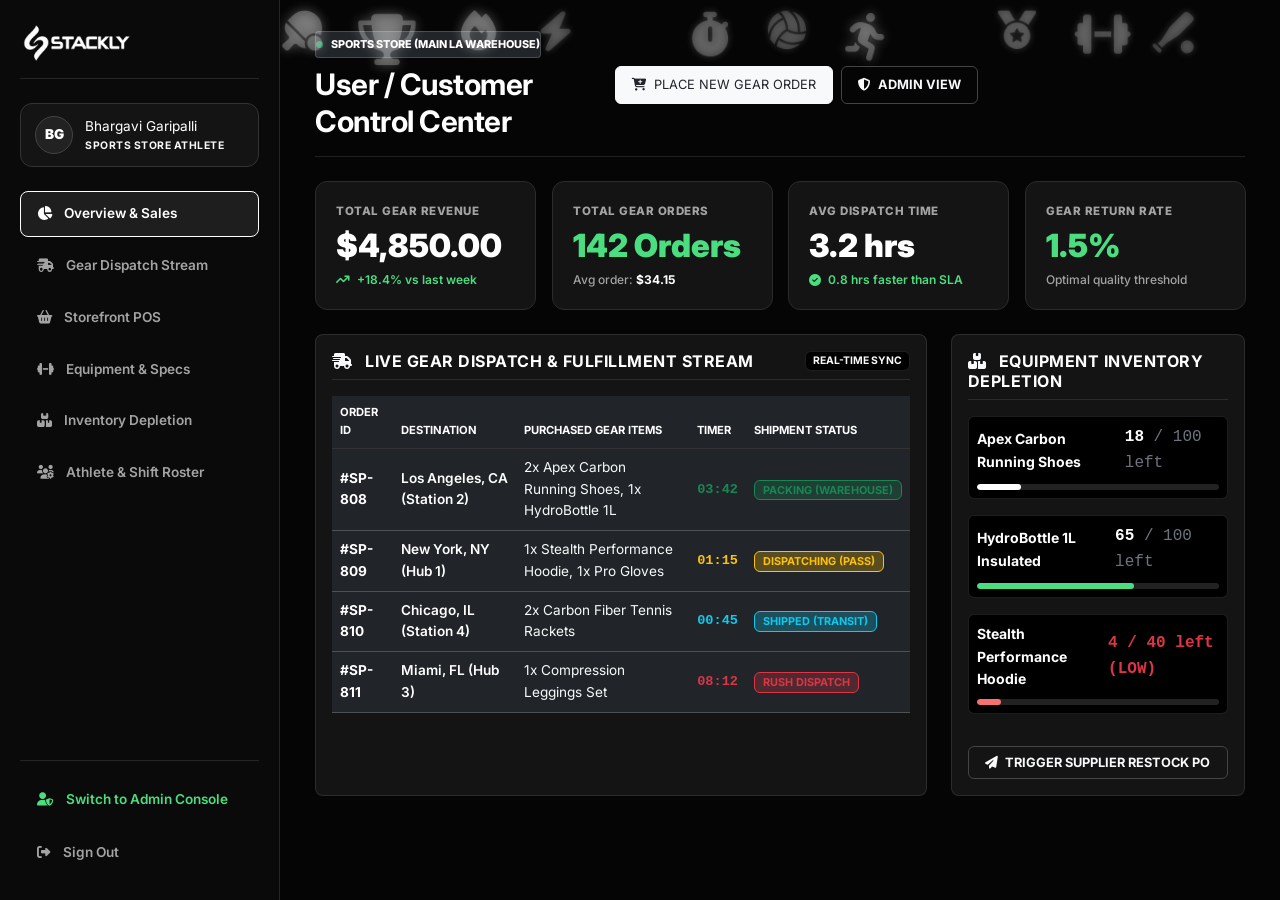
<file: user-dashboard.html>
<!DOCTYPE html>
<html lang="en">
<head>
  <meta charset="UTF-8">
  <meta name="viewport" content="width=device-width, initial-scale=1.0">
  <title>User Control Center - Sports Store Platform</title>
  <meta name="description" content="Sports Store user control center for live gear dispatch, order tracking, and equipment inventory management.">

  <!-- Favicon -->
  <link rel="icon" type="image/webp" href="assets/images/logoStackly.webp">

  <!-- Bootstrap 5 CSS -->
  <link href="https://cdn.jsdelivr.net/npm/bootstrap@5.3.2/dist/css/bootstrap.min.css" rel="stylesheet">
  
  <!-- FontAwesome 6 Icons -->
  <link rel="stylesheet" href="https://cdnjs.cloudflare.com/ajax/libs/font-awesome/6.4.2/css/all.min.css">
  
  <!-- Google Fonts -->
  <link rel="preconnect" href="https://fonts.googleapis.com">
  <link rel="preconnect" href="https://fonts.gstatic.com" crossorigin>
  <link href="https://fonts.googleapis.com/css2?family=Inter:wght@300;400;500;600;700;800;900&family=Plus+Jakarta+Sans:wght@400;500;600;700;800&display=swap" rel="stylesheet">

  <!-- Custom Styles -->
  <link rel="stylesheet" href="css/style.css">
  <link rel="stylesheet" href="css/animations.css">
  <link rel="stylesheet" href="css/responsive.css">
</head>
<body class="bg-black text-white antialiased">

  <!-- PRELOADER OVERLAY -->
  <div id="preloader-overlay" class="preloader-overlay">
    <div class="preloader-wrapper">
      <div class="preloader-graphics-stage">
        <svg class="preloader-svg-graphic" viewBox="0 0 100 100">
          <circle cx="50" cy="50" r="44" fill="none" stroke="#2b2b2b" stroke-width="4"></circle>
          <circle cx="50" cy="50" r="44" fill="none" stroke="#ffffff" stroke-width="4" stroke-dasharray="70 180" stroke-linecap="round"></circle>
        </svg>
        <img src="assets/images/logoStackly.webp" alt="Logo" class="preloader-icon" style="height: 38px; width: auto; object-fit: contain;">
      </div>
      <div class="preloader-status-text">CONNECTING SPORTS STORE ENGINE...</div>
      <div class="preloader-bar-bg">
        <div id="preloader-bar-fill" class="preloader-bar-fill"></div>
      </div>
      <div id="preloader-percent-label" class="preloader-percent-label">0%</div>
    </div>
  </div>

  <!-- MOBILE DASHBOARD TOPBAR -->
  <div class="d-lg-none d-flex align-items-center justify-content-between px-3 py-2 bg-dark border-bottom border-secondary border-opacity-25 sticky-top z-3">
    <a href="index.html" class="d-inline-block">
      <img src="assets/images/logoStackly.webp" alt="Sports Store Logo" style="height: 32px; width: auto;">
    </a>
    <button class="btn text-white p-1 fs-4" onclick="toggleDashboardSidebar()" aria-label="Toggle Dashboard Menu">
      <i class="fa-solid fa-bars"></i>
    </button>
  </div>

  <!-- DASHBOARD CONTAINER -->
  <div class="dashboard-container">

    <!-- SIDEBAR -->
    <aside class="dashboard-sidebar" id="dashboard-sidebar">
      <!-- Top Logo Header -->
      <div class="d-flex align-items-center justify-content-between mb-4 pb-3 border-bottom border-secondary border-opacity-25">
        <a href="index.html" class="d-inline-block">
          <img src="assets/images/logoStackly.webp" alt="Sports Store Logo" style="height: 38px; width: auto;">
        </a>
        <button class="btn text-secondary d-lg-none p-1 fs-5" onclick="toggleDashboardSidebar()">
          <i class="fa-solid fa-xmark"></i>
        </button>
      </div>

      <!-- User Profile Badge -->
      <div class="sidebar-profile-card">
        <div class="avatar-circle">BG</div>
        <div class="overflow-hidden">
          <div class="text-xs fw-black text-white text-truncate" style="font-size: 0.85rem;">Bhargavi Garipalli</div>
          <div class="extra-small fw-bold text-uppercase text-light" style="font-size: 0.65rem; letter-spacing: 0.5px;">SPORTS STORE ATHLETE</div>
        </div>
      </div>

      <!-- Interactive Navigation List -->
      <nav class="sidebar-nav-list">
        <div class="sidebar-nav-item active" data-tab="overview" onclick="switchUserTab('overview')">
          <i class="fa-solid fa-chart-pie"></i>
          <span>Overview & Sales</span>
        </div>
        <div class="sidebar-nav-item" data-tab="dispatch" onclick="switchUserTab('dispatch')">
          <i class="fa-solid fa-truck-fast"></i>
          <span>Gear Dispatch Stream</span>
        </div>
        <div class="sidebar-nav-item" data-tab="pos" onclick="switchUserTab('pos')">
          <i class="fa-solid fa-basket-shopping"></i>
          <span>Storefront POS</span>
        </div>
        <div class="sidebar-nav-item" data-tab="equipment" onclick="switchUserTab('equipment')">
          <i class="fa-solid fa-dumbbell"></i>
          <span>Equipment & Specs</span>
        </div>
        <div class="sidebar-nav-item" data-tab="inventory" onclick="switchUserTab('inventory')">
          <i class="fa-solid fa-boxes-stacked"></i>
          <span>Inventory Depletion</span>
        </div>
        <div class="sidebar-nav-item" data-tab="roster" onclick="switchUserTab('roster')">
          <i class="fa-solid fa-users-gear"></i>
          <span>Athlete & Shift Roster</span>
        </div>
      </nav>

      <!-- Bottom Actions -->
      <div class="pt-3 border-top border-secondary border-opacity-25 mt-auto d-flex flex-column gap-2">
        <a href="admin-dashboard.html" class="sidebar-nav-item" style="color: #4ade80;">
          <i class="fa-solid fa-user-shield"></i>
          <span>Switch to Admin Console</span>
        </a>
        <a href="login.html" class="sidebar-nav-item" style="color: #a3a3a3;">
          <i class="fa-solid fa-right-from-bracket"></i>
          <span>Sign Out</span>
        </a>
      </div>
    </aside>

    <!-- MAIN STAGE -->
    <main class="dashboard-main">

      <!-- TOP BAR HEADER -->
      <header class="d-flex flex-column flex-md-row align-items-start align-items-md-center justify-content-between gap-3 mb-4 pb-3 border-bottom border-secondary border-opacity-25">
        <div>
          <div class="d-inline-flex align-items-center gap-2 px-2.5 py-1 rounded-1 mb-2 bg-dark border border-secondary border-opacity-50" style="font-size: 0.68rem; font-weight: 800; color: #ffffff; text-transform: uppercase;">
            <span class="rounded-circle bg-success" style="width: 7px; height: 7px; display: inline-block;"></span>
            SPORTS STORE (MAIN LA WAREHOUSE)
          </div>
          <h1 class="fw-black text-white mb-0" id="user-header-title" style="font-size: 1.85rem; letter-spacing: -0.5px;">User / Customer Control Center</h1>
        </div>

        <!-- Top Right Action Buttons -->
        <div class="d-flex flex-wrap flex-sm-nowrap align-items-center gap-2 w-100 w-md-auto">
          <a href="404.html" class="btn btn-light fw-extrabold px-3 py-2 text-dark rounded-2 flex-grow-1 flex-sm-grow-0 text-center" style="font-size: 0.8rem; text-transform: uppercase;">
            <i class="fa-solid fa-cart-plus me-1"></i> PLACE NEW GEAR ORDER
          </a>
          <a href="admin-dashboard.html" class="btn btn-outline-light fw-bold px-3 py-2 rounded-2 flex-grow-1 flex-sm-grow-0 text-center" style="font-size: 0.8rem; text-transform: uppercase; border-color: #444444;">
            <i class="fa-solid fa-shield-halved me-1"></i> ADMIN VIEW
          </a>
        </div>
      </header>

      <!-- TAB 1: OVERVIEW & SALES (DEFAULT) -->
      <div id="tab-view-overview" class="user-tab-content">
        
        <!-- KPI STAT CARDS ROW -->
        <div class="row g-3 mb-4">
          <div class="col-12 col-sm-6 col-lg-3">
            <div class="kpi-card">
              <div class="kpi-title">TOTAL GEAR REVENUE</div>
              <div class="kpi-val-white">$4,850.00</div>
              <div class="kpi-subtext"><i class="fa-solid fa-arrow-trend-up me-1"></i> +18.4% vs last week</div>
            </div>
          </div>
          <div class="col-12 col-sm-6 col-lg-3">
            <div class="kpi-card">
              <div class="kpi-title">TOTAL GEAR ORDERS</div>
              <div class="kpi-val-mint">142 Orders</div>
              <div class="kpi-subtext-muted">Avg order: <strong class="text-white">$34.15</strong></div>
            </div>
          </div>
          <div class="col-12 col-sm-6 col-lg-3">
            <div class="kpi-card">
              <div class="kpi-title">AVG DISPATCH TIME</div>
              <div class="kpi-val-white">3.2 hrs</div>
              <div class="kpi-subtext"><i class="fa-solid fa-circle-check me-1"></i> 0.8 hrs faster than SLA</div>
            </div>
          </div>
          <div class="col-12 col-sm-6 col-lg-3">
            <div class="kpi-card">
              <div class="kpi-title">GEAR RETURN RATE</div>
              <div class="kpi-val-mint">1.5%</div>
              <div class="kpi-subtext-muted">Optimal quality threshold</div>
            </div>
          </div>
        </div>

        <!-- MAIN GRID: LIVE GEAR DISPATCH + DEPLETION -->
        <div class="row g-4">
          <div class="col-lg-8">
            <div class="p-3 bg-dark rounded-3 border border-secondary border-opacity-25 h-100" style="background: #141414 !important;">
              <div class="d-flex align-items-center justify-content-between mb-3 pb-2 border-bottom border-secondary border-opacity-25">
                <h5 class="fw-black text-white mb-0" style="font-size: 1rem; letter-spacing: 0.5px;">
                  <i class="fa-solid fa-truck-fast text-light me-2"></i> LIVE GEAR DISPATCH & FULFILLMENT STREAM
                </h5>
                <span class="badge bg-black text-light border border-secondary border-opacity-25" style="font-size: 0.65rem;">REAL-TIME SYNC</span>
              </div>

              <div class="table-responsive">
                <table class="table table-dark table-hover align-middle mb-0" style="font-size: 0.85rem;">
                  <thead>
                    <tr class="text-secondary uppercase" style="font-size: 0.7rem; border-bottom: 1px solid #333333;">
                      <th>ORDER ID</th>
                      <th>DESTINATION</th>
                      <th>PURCHASED GEAR ITEMS</th>
                      <th>TIMER</th>
                      <th>SHIPMENT STATUS</th>
                    </tr>
                  </thead>
                  <tbody>
                    <tr>
                      <td class="fw-bold text-white">#SP-808</td>
                      <td class="fw-semibold text-white">Los Angeles, CA (Station 2)</td>
                      <td class="text-light">2x Apex Carbon Running Shoes, 1x HydroBottle 1L</td>
                      <td class="font-monospace text-success fw-bold">03:42</td>
                      <td><span class="badge bg-success bg-opacity-25 text-success border border-success px-2 py-1" style="font-size: 0.68rem;">PACKING (WAREHOUSE)</span></td>
                    </tr>
                    <tr>
                      <td class="fw-bold text-white">#SP-809</td>
                      <td class="fw-semibold text-white">New York, NY (Hub 1)</td>
                      <td class="text-light">1x Stealth Performance Hoodie, 1x Pro Gloves</td>
                      <td class="font-monospace text-warning fw-bold">01:15</td>
                      <td><span class="badge bg-warning bg-opacity-25 text-warning border border-warning px-2 py-1" style="font-size: 0.68rem;">DISPATCHING (PASS)</span></td>
                    </tr>
                    <tr>
                      <td class="fw-bold text-white">#SP-810</td>
                      <td class="fw-semibold text-white">Chicago, IL (Station 4)</td>
                      <td class="text-light">2x Carbon Fiber Tennis Rackets</td>
                      <td class="font-monospace text-info fw-bold">00:45</td>
                      <td><span class="badge bg-info bg-opacity-25 text-info border border-info px-2 py-1" style="font-size: 0.68rem;">SHIPPED (TRANSIT)</span></td>
                    </tr>
                    <tr>
                      <td class="fw-bold text-white">#SP-811</td>
                      <td class="fw-semibold text-white">Miami, FL (Hub 3)</td>
                      <td class="text-light">1x Compression Leggings Set</td>
                      <td class="font-monospace text-danger fw-bold">08:12</td>
                      <td><span class="badge bg-danger bg-opacity-25 text-danger border border-danger px-2 py-1" style="font-size: 0.68rem;">RUSH DISPATCH</span></td>
                    </tr>
                  </tbody>
                </table>
              </div>
            </div>
          </div>

          <div class="col-lg-4">
            <div class="p-3 bg-dark rounded-3 border border-secondary border-opacity-25 h-100 d-flex flex-column justify-content-between" style="background: #141414 !important;">
              <div>
                <div class="d-flex align-items-center justify-content-between mb-3 pb-2 border-bottom border-secondary border-opacity-25">
                  <h5 class="fw-black text-white mb-0" style="font-size: 1rem; letter-spacing: 0.5px;">
                    <i class="fa-solid fa-boxes-stacked text-light me-2"></i> EQUIPMENT INVENTORY DEPLETION
                  </h5>
                </div>
                <div class="mb-3 p-2 bg-black rounded-2 border border-secondary border-opacity-25">
                  <div class="d-flex justify-content-between align-items-center mb-1">
                    <span class="fw-bold text-white small">Apex Carbon Running Shoes</span>
                    <span class="font-monospace extra-small text-secondary"><strong class="text-white">18</strong> / 100 left</span>
                  </div>
                  <div class="progress-depletion-bar">
                    <div class="progress-fill-gold" style="width: 18%;"></div>
                  </div>
                </div>
                <div class="mb-3 p-2 bg-black rounded-2 border border-secondary border-opacity-25">
                  <div class="d-flex justify-content-between align-items-center mb-1">
                    <span class="fw-bold text-white small">HydroBottle 1L Insulated</span>
                    <span class="font-monospace extra-small text-secondary"><strong class="text-white">65</strong> / 100 left</span>
                  </div>
                  <div class="progress-depletion-bar">
                    <div class="progress-fill-mint" style="width: 65%;"></div>
                  </div>
                </div>
                <div class="mb-3 p-2 bg-black rounded-2 border border-secondary border-opacity-25">
                  <div class="d-flex justify-content-between align-items-center mb-1">
                    <span class="fw-bold text-white small">Stealth Performance Hoodie</span>
                    <span class="font-monospace extra-small text-danger fw-bold"><strong class="text-danger">4</strong> / 40 left (LOW)</span>
                  </div>
                  <div class="progress-depletion-bar">
                    <div class="progress-fill-red" style="width: 10%;"></div>
                  </div>
                </div>
              </div>
              <a href="404.html" class="btn btn-outline-light w-100 py-2.5 fw-bold text-uppercase mt-3" style="font-size: 0.8rem; border-color: #444444;">
                <i class="fa-solid fa-paper-plane me-1"></i> TRIGGER SUPPLIER RESTOCK PO
              </a>
            </div>
          </div>
        </div>

      </div>

      <!-- TAB 2: GEAR DISPATCH STREAM -->
      <div id="tab-view-dispatch" class="user-tab-content" style="display: none;">
        <div class="row g-3 mb-4">
          <div class="col-12 col-sm-6 col-lg-3">
            <div class="kpi-card">
              <div class="kpi-title">ACTIVE SHIPMENTS</div>
              <div class="kpi-val-mint">24 Orders</div>
              <div class="kpi-subtext"><i class="fa-solid fa-truck me-1"></i> Expedited Freight Active</div>
            </div>
          </div>
          <div class="col-12 col-sm-6 col-lg-3">
            <div class="kpi-card">
              <div class="kpi-title">IN TRANSIT</div>
              <div class="kpi-val-gold">18 Shipments</div>
              <div class="kpi-subtext-muted">On schedule to hub</div>
            </div>
          </div>
          <div class="col-12 col-sm-6 col-lg-3">
            <div class="kpi-card">
              <div class="kpi-title">PENDING PACKING</div>
              <div class="kpi-val-white">4 Orders</div>
              <div class="kpi-subtext-muted">Warehouse stage</div>
            </div>
          </div>
          <div class="col-12 col-sm-6 col-lg-3">
            <div class="kpi-card">
              <div class="kpi-title">DELIVERY SLA RATE</div>
              <div class="kpi-val-mint">98.4%</div>
              <div class="kpi-subtext"><i class="fa-solid fa-circle-check me-1"></i> High reliability</div>
            </div>
          </div>
        </div>

        <div class="p-3 bg-dark rounded-3 border border-secondary border-opacity-25" style="background: #141414 !important;">
          <div class="d-flex align-items-center justify-content-between mb-3 pb-2 border-bottom border-secondary border-opacity-25">
            <h5 class="fw-black text-white mb-0"><i class="fa-solid fa-truck-fast text-light me-2"></i> EXPEDITED DISPATCH STREAM LOG</h5>
            <a href="404.html" class="btn btn-outline-light btn-sm">Export Stream</a>
          </div>
          <div class="table-responsive">
            <table class="table table-dark table-hover align-middle mb-0" style="font-size: 0.85rem;">
              <thead>
                <tr class="text-secondary uppercase">
                  <th>SHIPMENT ID</th>
                  <th>ATHLETE NAME</th>
                  <th>EQUIPMENT PACKAGE</th>
                  <th>ESTIMATED ARRIVAL</th>
                  <th>STATUS</th>
                  <th class="text-end">ACTION</th>
                </tr>
              </thead>
              <tbody>
                <tr>
                  <td class="fw-bold text-white">#DSP-901</td>
                  <td>Marcus Vance</td>
                  <td>Apex Carbon Running Shoes (Pair)</td>
                  <td class="text-success fw-bold">Today, 4:00 PM</td>
                  <td><span class="badge bg-success text-dark fw-bold">DISPATCHED</span></td>
                  <td class="text-end"><a href="404.html" class="btn btn-sm btn-outline-light">Track Live</a></td>
                </tr>
                <tr>
                  <td class="fw-bold text-white">#DSP-902</td>
                  <td>Elena Rostova</td>
                  <td>Pro Grip Gloves + Hydration Pack</td>
                  <td class="text-warning fw-bold">Tomorrow Morning</td>
                  <td><span class="badge bg-warning text-dark fw-bold">IN TRANSIT</span></td>
                  <td class="text-end"><a href="404.html" class="btn btn-sm btn-outline-light">Track Live</a></td>
                </tr>
              </tbody>
            </table>
          </div>
        </div>
      </div>

      <!-- TAB 3: STOREFRONT POS -->
      <div id="tab-view-pos" class="user-tab-content" style="display: none;">
        <div class="row g-3 mb-4">
          <div class="col-12 col-sm-6 col-lg-3">
            <div class="kpi-card">
              <div class="kpi-title">TODAY'S POS SALES</div>
              <div class="kpi-val-mint">$2,410.00</div>
              <div class="kpi-subtext"><i class="fa-solid fa-cash-register me-1"></i> 4 Terminals Active</div>
            </div>
          </div>
          <div class="col-12 col-sm-6 col-lg-3">
            <div class="kpi-card">
              <div class="kpi-title">ACTIVE REGISTERS</div>
              <div class="kpi-val-gold">4 POS Terminals</div>
              <div class="kpi-subtext-muted">100% online sync</div>
            </div>
          </div>
          <div class="col-12 col-sm-6 col-lg-3">
            <div class="kpi-card">
              <div class="kpi-title">ITEMS SCANNED</div>
              <div class="kpi-val-white">310 SKUs</div>
              <div class="kpi-subtext-muted">Peak hour checkout</div>
            </div>
          </div>
          <div class="col-12 col-sm-6 col-lg-3">
            <div class="kpi-card">
              <div class="kpi-title">AVG BASKET SIZE</div>
              <div class="kpi-val-mint">$42.00</div>
              <div class="kpi-subtext"><i class="fa-solid fa-arrow-trend-up me-1"></i> +8.2% vs target</div>
            </div>
          </div>
        </div>

        <div class="p-3 bg-dark rounded-3 border border-secondary border-opacity-25" style="background: #141414 !important;">
          <h5 class="fw-black text-white mb-3"><i class="fa-solid fa-basket-shopping me-2"></i> STOREFRONT POS CASHIER REGISTER STREAM</h5>
          <p class="text-secondary small">Live in-store barcode scans and counter transactions sync.</p>
          <div class="row g-3">
            <div class="col-md-6">
              <div class="p-3 bg-black rounded border border-secondary border-opacity-25">
                <h6 class="fw-bold text-white">Terminal #1 — Main Counter</h6>
                <div class="text-secondary small">Operator: Sarah Jenkins</div>
                <div class="text-success fw-bold mt-2">Active Transaction: #POS-1049 ($149.99)</div>
              </div>
            </div>
            <div class="col-md-6">
              <div class="p-3 bg-black rounded border border-secondary border-opacity-25">
                <h6 class="fw-bold text-white">Terminal #2 — Footwear Desk</h6>
                <div class="text-secondary small">Operator: David Miller</div>
                <div class="text-success fw-bold mt-2">Active Transaction: #POS-1050 ($89.00)</div>
              </div>
            </div>
          </div>
        </div>
      </div>

      <!-- TAB 4: EQUIPMENT & SPECS -->
      <div id="tab-view-equipment" class="user-tab-content" style="display: none;">
        <div class="row g-3 mb-4">
          <div class="col-12 col-sm-6 col-lg-3">
            <div class="kpi-card">
              <div class="kpi-title">TOTAL CATALOG SKUs</div>
              <div class="kpi-val-mint">342 SKUs</div>
              <div class="kpi-subtext">Certified gear</div>
            </div>
          </div>
          <div class="col-12 col-sm-6 col-lg-3">
            <div class="kpi-card">
              <div class="kpi-title">FOOTWEAR CATEGORY</div>
              <div class="kpi-val-gold">120 SKUs</div>
              <div class="kpi-subtext-muted">Pro carbon series</div>
            </div>
          </div>
          <div class="col-12 col-sm-6 col-lg-3">
            <div class="kpi-card">
              <div class="kpi-title">APPAREL CATEGORY</div>
              <div class="kpi-val-white">150 SKUs</div>
              <div class="kpi-subtext-muted">Thermal & moisture</div>
            </div>
          </div>
          <div class="col-12 col-sm-6 col-lg-3">
            <div class="kpi-card">
              <div class="kpi-title">RACKETS & GEAR</div>
              <div class="kpi-val-mint">72 SKUs</div>
              <div class="kpi-subtext"><i class="fa-solid fa-shield-halved me-1"></i> Tournament approved</div>
            </div>
          </div>
        </div>

        <div class="p-3 bg-dark rounded-3 border border-secondary border-opacity-25" style="background: #141414 !important;">
          <h5 class="fw-black text-white mb-3"><i class="fa-solid fa-dumbbell me-2"></i> EQUIPMENT PERFORMANCE TECHNICAL SPECIFICATIONS</h5>
          <div class="table-responsive">
            <table class="table table-dark table-hover align-middle mb-0" style="font-size: 0.85rem;">
              <thead>
                <tr class="text-secondary uppercase">
                  <th>SKU CODE</th>
                  <th>EQUIPMENT NAME</th>
                  <th>MATERIAL / TECH SPEC</th>
                  <th>WEIGHT RATIO</th>
                  <th>CERTIFICATION</th>
                </tr>
              </thead>
              <tbody>
                <tr>
                  <td class="fw-bold text-white">SKU-RUN-901</td>
                  <td>Apex Carbon Running Shoes</td>
                  <td>Ultra-weave carbon plate + nitrogen foam</td>
                  <td>185g / US 10</td>
                  <td><span class="badge bg-success text-dark fw-bold">WORLD ATHLETICS APPROVED</span></td>
                </tr>
                <tr>
                  <td class="fw-bold text-white">SKU-TN-402</td>
                  <td>Carbon Fiber Tennis Racket</td>
                  <td>3K Carbon weave + shock damping grip</td>
                  <td>300g unstrung</td>
                  <td><span class="badge bg-success text-dark fw-bold">ITF CERTIFIED</span></td>
                </tr>
              </tbody>
            </table>
          </div>
        </div>
      </div>

      <!-- TAB 5: INVENTORY DEPLETION -->
      <div id="tab-view-inventory" class="user-tab-content" style="display: none;">
        <div class="row g-3 mb-4">
          <div class="col-12 col-sm-6 col-lg-3">
            <div class="kpi-card">
              <div class="kpi-title">CRITICAL STOCK SKUs</div>
              <div class="kpi-val-mint" style="color: #f87171 !important;">6 SKUs</div>
              <div class="kpi-subtext text-danger"><i class="fa-solid fa-triangle-exclamation me-1"></i> Low threshold alert</div>
            </div>
          </div>
          <div class="col-12 col-sm-6 col-lg-3">
            <div class="kpi-card">
              <div class="kpi-title">RE-ORDER THRESHOLD</div>
              <div class="kpi-val-gold">15% Level</div>
              <div class="kpi-subtext-muted">Automated trigger</div>
            </div>
          </div>
          <div class="col-12 col-sm-6 col-lg-3">
            <div class="kpi-card">
              <div class="kpi-title">WAREHOUSE CAPACITY</div>
              <div class="kpi-val-white">84% Used</div>
              <div class="kpi-subtext-muted">LA main hub</div>
            </div>
          </div>
          <div class="col-12 col-sm-6 col-lg-3">
            <div class="kpi-card">
              <div class="kpi-title">STOCK TURNOVER</div>
              <div class="kpi-val-mint">4.2x</div>
              <div class="kpi-subtext"><i class="fa-solid fa-rotate me-1"></i> Annual velocity</div>
            </div>
          </div>
        </div>

        <div class="p-3 bg-dark rounded-3 border border-secondary border-opacity-25" style="background: #141414 !important;">
          <h5 class="fw-black text-white mb-3"><i class="fa-solid fa-boxes-stacked me-2"></i> FULL INVENTORY STOCK DEPLETION & RESTOCK FORM</h5>
          <div class="row g-3 mb-3">
            <div class="col-md-6">
              <div class="p-3 bg-black rounded border border-secondary border-opacity-25">
                <div class="d-flex justify-content-between mb-1">
                  <span class="fw-bold text-white">HydroBottle 1L Insulated</span>
                  <span class="text-danger fw-bold">8 / 100 units (CRITICAL)</span>
                </div>
                <div class="progress-depletion-bar"><div class="progress-fill-red" style="width: 8%;"></div></div>
              </div>
            </div>
            <div class="col-md-6">
              <div class="p-3 bg-black rounded border border-secondary border-opacity-25">
                <div class="d-flex justify-content-between mb-1">
                  <span class="fw-bold text-white">Pro Grip Training Gloves</span>
                  <span class="text-danger fw-bold">3 / 50 units (CRITICAL)</span>
                </div>
                <div class="progress-depletion-bar"><div class="progress-fill-red" style="width: 6%;"></div></div>
              </div>
            </div>
          </div>
          <a href="404.html" class="btn btn-light fw-bold">Generate Automated Purchase Order</a>
        </div>
      </div>

      <!-- TAB 6: ATHLETE & SHIFT ROSTER -->
      <div id="tab-view-roster" class="user-tab-content" style="display: none;">
        <div class="row g-3 mb-4">
          <div class="col-12 col-sm-6 col-lg-3">
            <div class="kpi-card">
              <div class="kpi-title">ACTIVE SHIFT STAFF</div>
              <div class="kpi-val-mint">18 Staff</div>
              <div class="kpi-subtext"><i class="fa-solid fa-circle-check me-1"></i> All stations manned</div>
            </div>
          </div>
          <div class="col-12 col-sm-6 col-lg-3">
            <div class="kpi-card">
              <div class="kpi-title">WAREHOUSE CREW</div>
              <div class="kpi-val-gold">12 Team</div>
              <div class="kpi-subtext-muted">Packing & dispatch</div>
            </div>
          </div>
          <div class="col-12 col-sm-6 col-lg-3">
            <div class="kpi-card">
              <div class="kpi-title">SUPPORT TEAM</div>
              <div class="kpi-val-white">6 Agents</div>
              <div class="kpi-subtext-muted">Customer inquiry</div>
            </div>
          </div>
          <div class="col-12 col-sm-6 col-lg-3">
            <div class="kpi-card">
              <div class="kpi-title">ATTENDANCE RATE</div>
              <div class="kpi-val-mint">100%</div>
              <div class="kpi-subtext"><i class="fa-solid fa-shield-halved me-1"></i> Perfect shift score</div>
            </div>
          </div>
        </div>

        <div class="p-3 bg-dark rounded-3 border border-secondary border-opacity-25" style="background: #141414 !important;">
          <h5 class="fw-black text-white mb-3"><i class="fa-solid fa-users-gear me-2"></i> STORE ATHLETE & STAFF SHIFT ROSTER</h5>
          <div class="table-responsive">
            <table class="table table-dark table-hover align-middle mb-0" style="font-size: 0.85rem;">
              <thead>
                <tr class="text-secondary uppercase">
                  <th>STAFF NAME</th>
                  <th>ROLE</th>
                  <th>ASSIGNED STATION</th>
                  <th>SHIFT HOURS</th>
                  <th>STATUS</th>
                </tr>
              </thead>
              <tbody>
                <tr>
                  <td class="fw-bold text-white">Bhargavi Garipalli</td>
                  <td>Restaurant & Store Director</td>
                  <td>Main Control Center</td>
                  <td>08:00 AM - 05:00 PM</td>
                  <td><span class="badge bg-success text-dark fw-bold">ON DUTY</span></td>
                </tr>
                <tr>
                  <td class="fw-bold text-white">Alex Morgan</td>
                  <td>Senior Fulfillment Lead</td>
                  <td>Dispatch Station #2</td>
                  <td>09:00 AM - 06:00 PM</td>
                  <td><span class="badge bg-success text-dark fw-bold">ON DUTY</span></td>
                </tr>
              </tbody>
            </table>
          </div>
        </div>
      </div>

    </div>
  </div>

  <!-- JS Dependencies -->
  <script src="https://cdn.jsdelivr.net/npm/bootstrap@5.3.2/dist/js/bootstrap.bundle.min.js"></script>
  <script src="js/main.js"></script>
  <script>
    function toggleDashboardSidebar() {
      const sidebar = document.getElementById('dashboard-sidebar');
      if (sidebar) sidebar.classList.toggle('show');
    }

    function switchUserTab(tabId) {
      document.querySelectorAll('.sidebar-nav-item').forEach(item => {
        item.classList.remove('active');
      });
      const activeNav = document.querySelector(`[data-tab="${tabId}"]`);
      if (activeNav) activeNav.classList.add('active');

      document.querySelectorAll('.user-tab-content').forEach(view => {
        view.style.display = 'none';
      });
      const selectedView = document.getElementById(`tab-view-${tabId}`);
      if (selectedView) selectedView.style.display = 'block';

      const titleMap = {
        'overview': 'User / Customer Control Center',
        'dispatch': 'Gear Dispatch & Fulfillment Stream',
        'pos': 'Storefront POS & Terminal Register',
        'equipment': 'Equipment & Performance Specifications',
        'inventory': 'Inventory Depletion & Stock Levels',
        'roster': 'Athlete & Staff Shift Roster'
      };
      const titleEl = document.getElementById('user-header-title');
      if (titleEl && titleMap[tabId]) titleEl.textContent = titleMap[tabId];

      const sidebar = document.getElementById('dashboard-sidebar');
      if (sidebar && sidebar.classList.contains('show')) {
        sidebar.classList.remove('show');
      }
    }
  </script>
</body>
</html>
</file>
<file: css/style.css>
/* ==========================================================================
   SPORTS STORE - MAIN STYLESHEET
   Theme: Salt and Pepper High-Contrast Edition with Preloader
   ========================================================================== */

/* --- ROOT VARIABLES --- */
:root {
  /* High-Contrast Salt and Pepper Palette */
  --bg-primary: #181818;
  --bg-secondary: #242424;
  --bg-tertiary: #2e2e2e;
  --bg-card: #282828;
  --bg-card-hover: #323232;
  
  --text-main: #ffffff;
  --text-light: #f0f0f0;
  --text-muted: #d4d4d4;
  --text-dark: #181818;
  
  --accent-gold: #ffffff;
  --accent-gold-hover: #e0e0e0;
  --accent-cyan: #ffffff;
  --accent-cyan-glow: rgba(255, 255, 255, 0.25);
  --accent-silver: #e0e0e0;
  --accent-grey: #cccccc;
  --accent-charcoal: #282828;

  --border-color: #444444;
  --border-active: #ffffff;

  /* Glassmorphism */
  --glass-bg: rgba(40, 40, 40, 0.95);
  --glass-border: 1px solid #444444;
  --glass-shadow: 0 8px 32px 0 rgba(0, 0, 0, 0.7);

  /* Fonts */
  --font-heading: 'Outfit', 'Inter', -apple-system, BlinkMacSystemFont, sans-serif;
  --font-body: 'Inter', -apple-system, BlinkMacSystemFont, sans-serif;

  /* Transitions */
  --transition-fast: 0.2s cubic-bezier(0.4, 0, 0.2, 1);
  --transition-normal: 0.35s cubic-bezier(0.4, 0, 0.2, 1);
  --transition-slow: 0.6s cubic-bezier(0.4, 0, 0.2, 1);

  /* Shadows */
  --shadow-sm: 0 4px 12px rgba(0, 0, 0, 0.3);
  --shadow-lg: 0 16px 40px rgba(0, 0, 0, 0.6);
  --shadow-neon: 0 0 15px rgba(255, 255, 255, 0.25);
}

/* --- BASE STYLES --- */
* {
  margin: 0;
  padding: 0;
  box-sizing: border-box;
}

html {
  scroll-behavior: smooth;
  font-size: 16px;
}

body {
  font-family: var(--font-body);
  background-color: var(--bg-primary);
  color: var(--text-main);
  line-height: 1.6;
  overflow-x: hidden;
  -webkit-font-smoothing: antialiased;
  -moz-osx-font-smoothing: grayscale;
}

a {
  color: inherit;
  text-decoration: none;
  transition: var(--transition-fast);
}

ul {
  list-style: none;
}

img {
  max-width: 100%;
  height: auto;
  display: block;
}

/* ==========================================================================
   PRELOADER OVERLAY (MATCHING RESTOPULSE REFERENCE SITE)
   ========================================================================== */
.preloader-overlay {
  position: fixed;
  inset: 0;
  background-color: #121212;
  z-index: 99999;
  display: flex;
  align-items: center;
  justify-content: center;
  transition: opacity 0.5s cubic-bezier(0.4, 0, 0.2, 1), visibility 0.5s ease;
}

.preloader-overlay.hidden {
  opacity: 0;
  visibility: hidden;
  pointer-events: none;
}

.preloader-wrapper {
  text-align: center;
  max-width: 360px;
  width: 90%;
}

.preloader-graphics-stage {
  position: relative;
  width: 90px;
  height: 90px;
  margin: 0 auto 1.5rem auto;
  display: flex;
  align-items: center;
  justify-content: center;
}

.preloader-svg-graphic {
  position: absolute;
  width: 100%;
  height: 100%;
  animation: rotatePreloaderGraphic 6s linear infinite;
}

.preloader-icon {
  font-size: 2rem;
  color: #ffffff;
  z-index: 2;
}

@keyframes rotatePreloaderGraphic {
  0% {
    transform: rotate(0deg);
  }
  100% {
    transform: rotate(360deg);
  }
}

.preloader-status-text {
  font-size: 0.9rem;
  color: #d4d4d4;
  font-weight: 600;
  margin-bottom: 12px;
  letter-spacing: 0.5px;
}

.preloader-bar-bg {
  width: 100%;
  height: 6px;
  background: #2b2b2b;
  border-radius: 10px;
  overflow: hidden;
  margin-bottom: 8px;
  border: 1px solid #444444;
}

.preloader-bar-fill {
  width: 0%;
  height: 100%;
  background: linear-gradient(90deg, #ffffff 0%, #d4d4d4 100%);
  border-radius: 10px;
  transition: width 0.15s ease-out;
  box-shadow: 0 0 10px rgba(255, 255, 255, 0.5);
}

.preloader-percent-label {
  font-size: 0.85rem;
  color: #ffffff;
  font-weight: 800;
  font-family: monospace;
}

/* --- HIGH-CONTRAST TYPOGRAPHY UTILITIES --- */
h1, h2, h3, h4, h5, h6 {
  font-family: var(--font-heading);
  font-weight: 700;
  color: #ffffff !important;
  line-height: 1.25;
}

p {
  color: #e0e0e0;
}

.text-muted {
  color: #d4d4d4 !important;
  font-weight: 500;
}

.gradient-text {
  background: linear-gradient(135deg, #ffffff 0%, #e0e0e0 100%);
  -webkit-background-clip: text;
  -webkit-text-fill-color: transparent;
}

.gradient-orange-text {
  background: linear-gradient(135deg, #f0f0f0 0%, #cccccc 100%);
  -webkit-background-clip: text;
  -webkit-text-fill-color: transparent;
}

.section-tag {
  display: inline-flex;
  align-items: center;
  gap: 8px;
  padding: 6px 18px;
  background: #282828;
  border: 1.5px solid #ffffff;
  border-radius: 50px;
  color: #ffffff;
  font-size: 0.88rem;
  font-weight: 700;
  text-transform: uppercase;
  letter-spacing: 1.5px;
  margin-bottom: 14px;
}

.max-w-700 {
  max-width: 700px;
  margin-left: auto;
  margin-right: auto;
}

.about-hero-section {
  padding-top: 130px;
}

.section-tag .dot {
  width: 8px;
  height: 8px;
  background-color: #ffffff;
  border-radius: 50%;
  box-shadow: 0 0 10px #ffffff;
}

/* --- BUTTONS --- */
.btn-apex {
  display: inline-flex;
  align-items: center;
  justify-content: center;
  gap: 10px;
  padding: 12px 28px;
  border-radius: 8px;
  font-weight: 700;
  font-size: 0.95rem;
  cursor: pointer;
  border: none;
  outline: none;
  transition: all var(--transition-fast);
  position: relative;
  overflow: hidden;
  z-index: 1;
}

.btn-apex-primary {
  background: #ffffff;
  color: #181818 !important;
  font-weight: 800;
  box-shadow: 0 4px 15px rgba(255, 255, 255, 0.25);
}

.btn-apex-primary:hover {
  background: #e0e0e0;
  transform: translateY(-2px);
  box-shadow: 0 8px 25px rgba(255, 255, 255, 0.45);
  color: #181818 !important;
}

.btn-apex-orange {
  background: #e0e0e0;
  color: #181818 !important;
  font-weight: 800;
  box-shadow: 0 4px 15px rgba(224, 224, 224, 0.25);
}

.btn-apex-orange:hover {
  background: #ffffff;
  transform: translateY(-2px);
  box-shadow: 0 8px 25px rgba(255, 255, 255, 0.45);
  color: #181818 !important;
}

.btn-apex-outline {
  background: transparent;
  border: 1.5px solid #ffffff;
  color: #ffffff !important;
  font-weight: 700;
}

.btn-apex-outline:hover {
  background: rgba(255, 255, 255, 0.2);
  color: #ffffff !important;
  border-color: #ffffff;
  transform: translateY(-2px);
}

/* --- HEADER & NAVIGATION --- */
.apex-header {
  position: fixed;
  top: 0;
  left: 0;
  width: 100%;
  z-index: 1000;
  padding: 16px 0;
  transition: all var(--transition-normal);
  background: rgba(30, 30, 30, 0.95);
  backdrop-filter: blur(16px);
  -webkit-backdrop-filter: blur(16px);
  border-bottom: 1px solid #444444;
}

.apex-header.scrolled {
  padding: 12px 0;
  background: rgba(24, 24, 24, 0.98);
  box-shadow: 0 10px 30px rgba(0, 0, 0, 0.8);
}

.nav-container {
  display: flex;
  align-items: center;
  justify-content: space-between;
}

.brand-logo {
  display: flex;
  align-items: center;
  gap: 12px;
}

.brand-logo img {
  height: 45px;
  width: auto;
  object-fit: contain;
  filter: brightness(1.2);
}

.nav-menu {
  display: flex;
  align-items: center;
  gap: 32px;
}

.nav-link {
  font-weight: 600;
  font-size: 1rem;
  color: #e0e0e0;
  position: relative;
  padding: 8px 0;
}

.nav-link:hover, .nav-link.active {
  color: #ffffff;
  font-weight: 700;
}

.nav-link::after {
  content: '';
  position: absolute;
  bottom: 0;
  left: 0;
  width: 0%;
  height: 2px;
  background: #ffffff;
  transition: var(--transition-fast);
}

.nav-link:hover::after, .nav-link.active::after {
  width: 100%;
}

.header-actions {
  display: flex;
  align-items: center;
  gap: 20px;
}

.icon-btn {
  background: var(--bg-tertiary);
  border: 1px solid #555555;
  width: 42px;
  height: 42px;
  border-radius: 50%;
  display: flex;
  align-items: center;
  justify-content: center;
  color: #ffffff;
  cursor: pointer;
  transition: var(--transition-fast);
  position: relative;
}

.icon-btn:hover {
  border-color: #ffffff;
  color: #ffffff;
  box-shadow: 0 0 12px rgba(255, 255, 255, 0.35);
  transform: translateY(-2px);
}

.badge-count {
  position: absolute;
  top: -4px;
  right: -4px;
  background: #ffffff;
  color: #181818;
  font-size: 0.7rem;
  font-weight: 800;
  width: 20px;
  height: 20px;
  border-radius: 50%;
  display: flex;
  align-items: center;
  justify-content: center;
  border: 2px solid var(--bg-primary);
}

.hamburger-btn {
  display: none;
  background: none;
  border: none;
  cursor: pointer;
  flex-direction: column;
  gap: 5px;
  padding: 5px;
}

.hamburger-btn span {
  width: 24px;
  height: 2px;
  background-color: #ffffff;
  transition: var(--transition-fast);
}

/* --- FEATURE CARDS (STORE ADVANTAGES) --- */
.feature-card {
  background: #282828;
  border: 1.5px solid #444444;
  border-radius: 16px;
  padding: 28px 20px;
  text-align: center;
  transition: all var(--transition-normal);
  height: 100%;
  display: flex;
  flex-direction: column;
  align-items: center;
  justify-content: center;
}

.feature-card:hover {
  border-color: #ffffff;
  transform: translateY(-4px);
  box-shadow: 0 10px 25px rgba(0, 0, 0, 0.6), 0 0 15px rgba(255, 255, 255, 0.2);
  background: #323232;
}

.feature-card-icon {
  font-size: 2.2rem;
  color: #ffffff;
  margin-bottom: 16px;
}

.feature-card-title {
  font-size: 1.15rem;
  font-weight: 700;
  color: #ffffff;
  margin-bottom: 8px;
}

.feature-card-text {
  font-size: 0.92rem;
  color: #f0f0f0;
  font-weight: 500;
  margin-bottom: 0;
  line-height: 1.45;
}

/* --- MOBILE MENU OVERLAY --- */
.mobile-menu-overlay {
  position: fixed;
  top: 0;
  right: -100%;
  width: 100%;
  max-width: 320px;
  height: 100vh;
  height: 100dvh;
  overflow-y: auto;
  -webkit-overflow-scrolling: touch;
  background: var(--bg-secondary);
  z-index: 2000;
  padding: 24px 20px;
  display: flex;
  flex-direction: column;
  justify-content: space-between;
  transition: right 0.4s ease-in-out;
  box-shadow: -10px 0 30px rgba(0, 0, 0, 0.9);
  border-left: var(--glass-border);
}

.mobile-menu-overlay::-webkit-scrollbar {
  width: 5px;
}

.mobile-menu-overlay::-webkit-scrollbar-thumb {
  background: #555555;
  border-radius: 10px;
}

.mobile-menu-overlay::-webkit-scrollbar-track {
  background: transparent;
}

.mobile-menu-overlay.active {
  right: 0;
}

.mobile-menu-header {
  display: flex;
  align-items: center;
  justify-content: space-between;
  margin-bottom: 20px;
}

.mobile-nav-list {
  display: flex;
  flex-direction: column;
  gap: 16px;
  margin-bottom: 20px;
}

.mobile-nav-link {
  font-size: 1.1rem;
  font-weight: 600;
  color: #e0e0e0;
}

.mobile-nav-link.active, .mobile-nav-link:hover {
  color: #ffffff;
}

/* --- HERO SECTION --- */
.hero-section {
  position: relative;
  min-height: 100vh;
  padding-top: 130px;
  padding-bottom: 80px;
  display: flex;
  align-items: center;
  overflow: hidden;
  background-color: var(--bg-primary);
}

.hero-bg-img {
  position: absolute;
  top: 0;
  left: 0;
  width: 100%;
  height: 100%;
  background-image: url('../assets/images/hero-main.webp');
  background-size: cover;
  background-position: center center;
  background-repeat: no-repeat;
  z-index: 1;
  opacity: 0.45;
  filter: brightness(0.7) contrast(1.1);
}

.hero-bg-overlay {
  position: absolute;
  top: 0;
  left: 0;
  width: 100%;
  height: 100%;
  background: linear-gradient(180deg, rgba(20, 20, 20, 0.88) 0%, rgba(20, 20, 20, 0.78) 50%, rgba(20, 20, 20, 0.95) 100%),
              radial-gradient(circle at 70% 30%, rgba(255, 255, 255, 0.05) 0%, transparent 60%);
  z-index: 2;
}

.hero-content {
  position: relative;
  z-index: 3;
}

.hero-title {
  font-size: clamp(2.5rem, 5vw, 4.2rem);
  font-weight: 800;
  letter-spacing: -1px;
  margin-bottom: 20px;
  line-height: 1.1;
}

.hero-subtitle {
  font-size: 1.2rem;
  color: #f0f0f0;
  font-weight: 500;
  margin-bottom: 35px;
  max-width: 540px;
}

.hero-cta-group {
  display: flex;
  align-items: center;
  gap: 16px;
  margin-bottom: 45px;
  flex-wrap: wrap;
}

.hero-stats {
  display: flex;
  align-items: center;
  gap: 30px;
  padding-top: 25px;
  border-top: 1px solid var(--border-color);
}

.stat-item .stat-number {
  font-size: 2rem;
  font-weight: 800;
  color: #ffffff;
  display: flex;
  align-items: center;
}

.stat-item .stat-number span {
  color: #ffffff;
}

.stat-item .stat-label {
  font-size: 0.85rem;
  color: #d4d4d4;
  text-transform: uppercase;
  letter-spacing: 1px;
  font-weight: 600;
}

/* Hero Showcase Image Stack */
.hero-showcase {
  position: relative;
  z-index: 2;
}

.hero-main-card {
  position: relative;
  border-radius: 20px;
  overflow: hidden;
  box-shadow: var(--shadow-lg);
  border: 1.5px solid var(--border-color);
  background: var(--bg-card);
}

.hero-main-card img {
  width: 100%;
  height: 480px;
  object-fit: cover;
  transition: transform var(--transition-slow);
}

.hero-main-card:hover img {
  transform: scale(1.05);
}

.hero-floating-card {
  position: absolute;
  background: rgba(36, 36, 36, 0.98);
  backdrop-filter: blur(12px);
  border: 1.5px solid #ffffff;
  padding: 16px 20px;
  border-radius: 14px;
  display: flex;
  align-items: center;
  gap: 14px;
  box-shadow: 0 10px 25px rgba(0, 0, 0, 0.6);
  z-index: 3;
}

.hero-floating-card-1 {
  top: 30px;
  left: -30px;
  animation: floatAnim 4s ease-in-out infinite;
}

.hero-floating-card-2 {
  bottom: 40px;
  right: -20px;
  animation: floatAnim 4s ease-in-out infinite 2s;
}

.floating-icon {
  width: 45px;
  height: 45px;
  border-radius: 10px;
  background: #ffffff;
  color: #181818;
  display: flex;
  align-items: center;
  justify-content: center;
  font-size: 1.3rem;
}

.floating-text strong {
  display: block;
  font-size: 0.95rem;
  color: #ffffff;
}

.floating-text span {
  font-size: 0.8rem;
  color: #d4d4d4;
  font-weight: 500;
}

/* --- SECTION COMMON --- */
.section-padding {
  padding: 90px 0;
}

.section-header {
  text-align: center;
  max-width: 650px;
  margin: 0 auto 50px auto;
}

.section-title {
  font-size: 2.4rem;
  margin-bottom: 14px;
  color: #ffffff !important;
}

.section-subtitle {
  color: #e0e0e0;
  font-size: 1.1rem;
  font-weight: 500;
}

/* --- CATEGORIES SECTION --- */
.category-card {
  position: relative;
  border-radius: 16px;
  overflow: hidden;
  height: 280px;
  cursor: pointer;
  border: 1.5px solid var(--border-color);
  transition: all var(--transition-normal);
}

.category-card img {
  width: 100%;
  height: 100%;
  object-fit: cover;
  transition: transform var(--transition-normal);
}

.category-overlay {
  position: absolute;
  top: 0;
  left: 0;
  width: 100%;
  height: 100%;
  background: linear-gradient(180deg, rgba(24, 24, 24, 0.2) 0%, rgba(24, 24, 24, 0.95) 100%);
  display: flex;
  flex-direction: column;
  justify-content: flex-end;
  padding: 24px;
  transition: var(--transition-normal);
}

.category-card:hover {
  border-color: #ffffff;
  box-shadow: 0 10px 30px rgba(255, 255, 255, 0.2);
}

.category-card:hover img {
  transform: scale(1.1);
}

.category-card:hover .category-overlay {
  background: linear-gradient(180deg, rgba(255, 255, 255, 0.15) 0%, rgba(24, 24, 24, 0.95) 100%);
}

.category-title {
  font-size: 1.35rem;
  font-weight: 700;
  color: #ffffff !important;
  margin-bottom: 4px;
}

.category-count {
  font-size: 0.9rem;
  color: #f0f0f0;
  font-weight: 600;
}

/* --- PRODUCT CARDS --- */
.product-card {
  background: var(--bg-card);
  border: 1.5px solid #444444;
  border-radius: 16px;
  overflow: hidden;
  transition: all var(--transition-normal);
  display: flex;
  flex-direction: column;
  height: 100%;
  position: relative;
}

.product-card:hover {
  transform: translateY(-6px);
  border-color: #ffffff;
  box-shadow: 0 12px 30px rgba(0, 0, 0, 0.7), 0 0 15px rgba(255, 255, 255, 0.2);
  background: var(--bg-card-hover);
}

.product-badge {
  position: absolute;
  top: 14px;
  left: 14px;
  padding: 5px 12px;
  border-radius: 6px;
  font-size: 0.75rem;
  font-weight: 800;
  text-transform: uppercase;
  letter-spacing: 0.5px;
  z-index: 2;
}

.badge-sale {
  background: #ffffff;
  color: #181818;
}

.badge-new {
  background: #e0e0e0;
  color: #181818;
}

.badge-top {
  background: #ffffff;
  color: #181818;
}

.product-image-wrap {
  position: relative;
  height: 240px;
  background: #1f1f1f;
  border-bottom: 1px solid #444444;
  overflow: hidden;
  display: flex;
  align-items: center;
  justify-content: center;
}

.product-image-wrap img {
  width: 100%;
  height: 100%;
  object-fit: cover;
  object-position: center;
  transition: transform var(--transition-normal);
}

.product-card:hover .product-image-wrap img {
  transform: scale(1.08);
}

.product-actions-overlay {
  position: absolute;
  bottom: -50px;
  left: 0;
  width: 100%;
  padding: 12px;
  display: flex;
  align-items: center;
  justify-content: center;
  gap: 10px;
  background: rgba(24, 24, 24, 0.9);
  backdrop-filter: blur(8px);
  transition: bottom var(--transition-fast);
}

.product-card:hover .product-actions-overlay {
  bottom: 0;
}

.action-btn {
  width: 40px;
  height: 40px;
  border-radius: 8px;
  background: #363636;
  border: 1px solid #555555;
  color: #ffffff;
  display: flex;
  align-items: center;
  justify-content: center;
  cursor: pointer;
  transition: var(--transition-fast);
}

.action-btn:hover {
  background: #ffffff;
  color: #181818;
  border-color: #ffffff;
}

.product-body {
  padding: 20px;
  display: flex;
  flex-direction: column;
  flex-grow: 1;
}

.product-category {
  font-size: 0.82rem;
  color: #ffffff !important;
  text-transform: uppercase;
  font-weight: 800;
  letter-spacing: 1px;
  margin-bottom: 6px;
}

.product-name {
  font-size: 1.1rem;
  font-weight: 700;
  margin-bottom: 10px;
  color: #ffffff !important;
  line-height: 1.35;
  min-height: 2.8rem;
  display: -webkit-box;
  -webkit-line-clamp: 2;
  -webkit-box-orient: vertical;
  overflow: hidden;
}

.product-rating {
  display: flex;
  align-items: center;
  gap: 4px;
  color: #ffffff;
  font-size: 0.9rem;
  margin-bottom: 14px;
}

.product-rating span {
  color: #e0e0e0 !important;
  margin-left: 6px;
  font-size: 0.85rem;
  font-weight: 500;
}

.product-footer {
  display: flex;
  align-items: center;
  justify-content: space-between;
  margin-top: auto;
  padding-top: 14px;
  border-top: 1px solid #444444;
}

.product-price {
  display: flex;
  align-items: baseline;
  gap: 8px;
}

.current-price {
  font-size: 1.3rem;
  font-weight: 800;
  color: #ffffff !important;
}

.original-price {
  font-size: 0.9rem;
  color: #b3b3b3 !important;
  text-decoration: line-through;
}

/* --- DEAL OF THE DAY & COUNTDOWN TIMER --- */
.deal-section {
  background: var(--bg-secondary);
}

.deal-card {
  background: var(--bg-card);
  border: 1.5px solid var(--border-color);
  border-radius: 24px;
  padding: 40px;
}

.timer-box {
  display: flex !important;
  flex-direction: row !important;
  align-items: center !important;
  gap: 16px;
  margin-top: 20px;
  margin-bottom: 24px;
}

.timer-unit {
  background: #1c1c1c;
  border: 1.5px solid #444444;
  border-radius: 12px;
  padding: 12px 20px;
  min-width: 80px;
  text-align: center;
  box-shadow: 0 4px 15px rgba(0, 0, 0, 0.5);
  transition: all var(--transition-fast);
}

.timer-unit:hover {
  border-color: #ffffff;
  transform: translateY(-3px);
  box-shadow: 0 8px 20px rgba(255, 255, 255, 0.15);
}

.timer-num {
  font-size: 1.75rem;
  font-weight: 800;
  color: #ffffff !important;
  line-height: 1.1;
  font-family: 'Outfit', monospace, sans-serif;
}

.timer-label {
  font-size: 0.75rem;
  color: #a3a3a3 !important;
  text-transform: uppercase;
  letter-spacing: 1px;
  font-weight: 700;
  margin-top: 4px;
}

/* --- FOOTER --- */
.apex-footer {
  background: #141414;
  border-top: 1.5px solid #444444;
  padding-top: 70px;
  padding-bottom: 30px;
}

.footer-col h5, .footer-heading {
  font-size: 1.05rem;
  margin-bottom: 22px;
  color: #ffffff !important;
  font-weight: 800;
  text-transform: uppercase;
  letter-spacing: 0.8px;
  position: relative;
  padding-bottom: 10px;
}

.footer-col h5::after, .footer-heading::after {
  content: '';
  position: absolute;
  bottom: 0;
  left: 0;
  width: 35px;
  height: 2px;
  background: #ffffff;
}

.footer-links {
  padding-left: 0;
  margin-bottom: 0;
  list-style: none;
}

.footer-links li {
  margin-bottom: 12px;
}

.footer-links a {
  color: #d4d4d4;
  font-size: 0.92rem;
  font-weight: 500;
  display: inline-flex;
  align-items: center;
  transition: all 0.2s ease;
}

.footer-links a:hover {
  color: #ffffff;
  transform: translateX(4px);
}

.social-links {
  display: flex;
  gap: 12px;
  margin-top: 20px;
}

.footer-bottom {
  border-top: 1.5px solid #444444;
  margin-top: 50px;
  padding-top: 25px;
  display: flex;
  align-items: center;
  justify-content: space-between;
  color: #d4d4d4;
  font-size: 0.9rem;
  font-weight: 500;
}

/* ==========================================================================
   AUTHENTICATION & DASHBOARD STYLES (SALT & PEPPER THEME)
   ========================================================================== */

.auth-wrapper {
  min-height: 100vh;
  display: flex;
  align-items: center;
  justify-content: center;
  padding: 40px 15px;
  background-color: #080808;
  background-image: radial-gradient(circle at 50% 0%, rgba(255, 255, 255, 0.05) 0%, transparent 60%);
}

.auth-card {
  width: 100%;
  max-width: 480px;
  background: #141414;
  border: 1px solid #2b2b2b;
  border-radius: 16px;
  padding: 35px 30px;
  box-shadow: 0 20px 50px rgba(0, 0, 0, 0.7);
}

.auth-card-lg {
  max-width: 560px;
}

.auth-logo-header {
  text-align: center;
  margin-bottom: 25px;
}

.auth-role-tabs {
  display: flex;
  background: #0a0a0a;
  padding: 4px;
  border-radius: 10px;
  border: 1px solid #262626;
  margin-bottom: 25px;
}

.auth-tab-btn {
  flex: 1;
  padding: 10px 15px;
  font-size: 0.85rem;
  font-weight: 600;
  border: none;
  background: transparent;
  color: #a3a3a3;
  border-radius: 8px;
  transition: all 0.2s ease;
  cursor: pointer;
  display: flex;
  align-items: center;
  justify-content: center;
  gap: 8px;
}

.auth-tab-btn.active {
  background: #ffffff;
  color: #0a0a0a;
  box-shadow: 0 2px 10px rgba(255, 255, 255, 0.2);
}

.auth-input-group {
  margin-bottom: 18px;
}

.auth-input-group label {
  display: block;
  font-size: 0.85rem;
  font-weight: 600;
  color: #d4d4d4;
  margin-bottom: 6px;
}

.auth-input-group .form-control,
.auth-input-group .form-select {
  background: #1c1c1c;
  border: 1px solid #333333;
  color: #ffffff;
  padding: 12px 16px;
  border-radius: 8px;
  font-size: 0.95rem;
  transition: border-color 0.2s ease;
}

.auth-input-group .form-control:focus,
.auth-input-group .form-select:focus {
  background: #222222;
  border-color: #ffffff;
  box-shadow: 0 0 0 3px rgba(255, 255, 255, 0.1);
  color: #ffffff;
}

/* Dashboard Component Layout */
.dashboard-topbar {
  background: #121212;
  border-bottom: 1px solid #282828;
  padding: 14px 0;
  position: sticky;
  top: 0;
  z-index: 100;
}

.dashboard-stat-card {
  background: #141414;
  border: 1px solid #282828;
  border-radius: 14px;
  padding: 22px;
  height: 100%;
  transition: transform 0.2s ease, border-color 0.2s ease;
}

.dashboard-stat-card:hover {
  transform: translateY(-3px);
  border-color: #444444;
}

.stat-icon-wrapper {
  width: 48px;
  height: 48px;
  border-radius: 12px;
  display: flex;
  align-items: center;
  justify-content: center;
  font-size: 1.25rem;
  background: #222222;
  color: #ffffff;
}

.stat-value {
  font-size: 1.85rem;
  font-weight: 800;
  color: #ffffff;
  margin: 12px 0 4px 0;
  line-height: 1;
}

.stat-label {
  font-size: 0.85rem;
  color: #a3a3a3;
  font-weight: 500;
}

.dashboard-panel {
  background: #141414;
  border: 1px solid #282828;
  border-radius: 14px;
  padding: 24px;
  margin-bottom: 25px;
}

.dashboard-panel-header {
  display: flex;
  align-items: center;
  justify-content: space-between;
  margin-bottom: 20px;
  padding-bottom: 15px;
  border-bottom: 1px solid #242424;
}

.dashboard-table {
  width: 100%;
  border-collapse: separate;
  border-spacing: 0;
  color: #d4d4d4;
}

.dashboard-table th {
  background: #1c1c1c;
  color: #a3a3a3;
  font-size: 0.8rem;
  text-transform: uppercase;
  letter-spacing: 0.5px;
  padding: 12px 16px;
  font-weight: 700;
  border-bottom: 1px solid #2a2a2a;
}

.dashboard-table td {
  padding: 14px 16px;
  border-bottom: 1px solid #222222;
  font-size: 0.9rem;
  vertical-align: middle;
}

.dashboard-table tr:last-child td {
  border-bottom: none;
}

.dashboard-table tr:hover td {
  background: #191919;
}

/* Status Badges */
.status-pill {
  display: inline-flex;
  align-items: center;
  gap: 6px;
  padding: 4px 10px;
  border-radius: 20px;
  font-size: 0.75rem;
  font-weight: 700;
  text-transform: uppercase;
  letter-spacing: 0.3px;
}

.status-pill.delivered {
  background: rgba(34, 197, 94, 0.15);
  color: #4ade80;
  border: 1px solid rgba(34, 197, 94, 0.3);
}

.status-pill.shipping {
  background: rgba(59, 130, 246, 0.15);
  color: #60a5fa;
  border: 1px solid rgba(59, 130, 246, 0.3);
}

.status-pill.pending {
  background: rgba(234, 179, 8, 0.15);
  color: #facc15;
  border: 1px solid rgba(234, 179, 8, 0.3);
}

.status-pill.lowstock {
  background: rgba(239, 68, 68, 0.15);
  color: #f87171;
  border: 1px solid rgba(239, 68, 68, 0.3);
}

/* ==========================================================================
   REFERRAL DASHBOARD LAYOUT & SIDEBAR STYLES (MATCHING RESTOPULSE UI)
   ========================================================================== */

.dashboard-container {
  display: flex;
  min-height: 100vh;
  background-color: #050505;
  color: #ffffff;
}

.dashboard-sidebar {
  width: 280px;
  background-color: #0a0a0a;
  border-right: 1px solid #242424;
  padding: 24px 20px;
  display: flex;
  flex-direction: column;
  position: fixed;
  top: 0;
  bottom: 0;
  left: 0;
  z-index: 1000;
  overflow-y: auto;
}

.dashboard-main {
  flex: 1;
  margin-left: 280px;
  padding: 30px 35px;
  background-color: #050505;
  min-height: 100vh;
}

.sidebar-profile-card {
  display: flex;
  align-items: center;
  gap: 12px;
  padding: 12px 14px;
  background: #141414;
  border-radius: 12px;
  border: 1px solid #333333;
  margin-bottom: 24px;
}

.avatar-circle {
  width: 38px;
  height: 38px;
  border-radius: 50%;
  background: #222222;
  color: #ffffff;
  font-weight: 900;
  font-size: 0.85rem;
  display: flex;
  align-items: center;
  justify-content: center;
  flex-shrink: 0;
  border: 1px solid #444444;
}

.sidebar-nav-list {
  display: flex;
  flex-direction: column;
  gap: 6px;
  flex-grow: 1;
}

.sidebar-nav-item {
  display: flex;
  align-items: center;
  gap: 12px;
  padding: 11px 16px;
  border-radius: 8px;
  color: #a3a3a3;
  font-size: 0.85rem;
  font-weight: 600;
  cursor: pointer;
  transition: all 0.2s ease;
  border: 1px solid transparent;
  text-decoration: none !important;
}

.sidebar-nav-item:hover {
  color: #ffffff;
  background: #191919;
}

.sidebar-nav-item.active {
  color: #ffffff;
  background: #1e1e1e;
  border: 1px solid #ffffff;
}

.kpi-card {
  background: #141414;
  border: 1px solid #2b2b2b;
  border-radius: 12px;
  padding: 20px;
  height: 100%;
}

.kpi-title {
  font-size: 0.72rem;
  font-weight: 800;
  text-transform: uppercase;
  color: #a3a3a3;
  letter-spacing: 0.5px;
  margin-bottom: 8px;
}

.kpi-val-mint {
  font-size: 2rem;
  font-weight: 900;
  color: #4ade80;
  line-height: 1.1;
  margin-bottom: 6px;
}

.kpi-val-gold {
  font-size: 2rem;
  font-weight: 900;
  color: #ffffff;
  line-height: 1.1;
  margin-bottom: 6px;
}

.kpi-val-white {
  font-size: 2rem;
  font-weight: 900;
  color: #ffffff;
  line-height: 1.1;
  margin-bottom: 6px;
}

.kpi-subtext {
  font-size: 0.75rem;
  font-weight: 600;
  color: #4ade80;
}

.kpi-subtext-muted {
  font-size: 0.75rem;
  font-weight: 500;
  color: #a3a3a3;
}

.progress-depletion-bar {
  height: 6px;
  border-radius: 10px;
  background: #222222;
  overflow: hidden;
  margin-top: 8px;
}

.progress-fill-mint {
  height: 100%;
  background: #4ade80;
  border-radius: 10px;
}

.progress-fill-gold {
  height: 100%;
  background: #ffffff;
  border-radius: 10px;
}

.progress-fill-red {
  height: 100%;
  background: #f87171;
  border-radius: 10px;
}

@media (max-width: 991px) {
  .dashboard-sidebar {
    transform: translateX(-100%);
    transition: transform 0.3s ease;
  }
  .dashboard-sidebar.show {
    transform: translateX(0);
  }
  .dashboard-main {
    margin-left: 0;
    padding: 20px 15px;
  }
}

/* ==========================================================================
   UNIVERSAL CART & ORDER SUMMARY CARD DESIGN (SALT & PEPPER THEME)
   ========================================================================== */
.order-summary-card {
  background: var(--bg-card);
  border: 1.5px solid var(--border-color);
  border-radius: 20px;
  padding: 30px 24px;
  box-shadow: 0 12px 35px rgba(0, 0, 0, 0.7);
  transition: all var(--transition-normal);
  position: relative;
  overflow: hidden;
}

.order-summary-card:hover {
  border-color: #ffffff;
  box-shadow: 0 16px 45px rgba(0, 0, 0, 0.8), 0 0 20px rgba(255, 255, 255, 0.15);
}

.summary-row {
  display: flex;
  align-items: center;
  justify-content: space-between;
  padding: 12px 0;
  border-bottom: 1px solid #333333;
  color: #d4d4d4;
  font-size: 0.95rem;
}

.summary-row.total {
  border-bottom: none;
  border-top: 1.5px solid #444444;
  margin-top: 12px;
  padding-top: 18px;
  font-size: 1.25rem;
  font-weight: 800;
  color: #ffffff;
}

.cart-table {
  width: 100%;
  border-collapse: separate;
  border-spacing: 0 10px;
  color: #ffffff;
}

.cart-table th {
  background: #1c1c1c;
  color: #a3a3a3;
  font-size: 0.8rem;
  text-transform: uppercase;
  letter-spacing: 0.8px;
  padding: 14px 18px;
  font-weight: 700;
  border-bottom: 1.5px solid #3d3d3d;
}

.cart-table td {
  padding: 16px 18px;
  background: #242424;
  vertical-align: middle;
  border-top: 1px solid #333333;
  border-bottom: 1px solid #333333;
  transition: all var(--transition-fast);
}

.cart-table td:first-child {
  border-top-left-radius: 12px;
  border-bottom-left-radius: 12px;
  border-left: 1px solid #333333;
}

.cart-table td:last-child {
  border-top-right-radius: 12px;
  border-bottom-right-radius: 12px;
  border-right: 1px solid #333333;
}

.cart-table tr:hover td {
  background: #2e2e2e;
  border-color: #ffffff;
}
</file>
<file: css/animations.css>
/* ==========================================================================
   APEX SPORTS STORE - KEYFRAME ANIMATIONS & TRANSITIONS
   ========================================================================== */

/* Floating animation for hero badges and widgets */
@keyframes floatAnim {
  0% {
    transform: translateY(0px);
  }
  50% {
    transform: translateY(-12px);
  }
  100% {
    transform: translateY(0px);
  }
}

/* Pulsing neon light glow */
@keyframes neonPulse {
  0% {
    box-shadow: 0 0 10px rgba(0, 242, 254, 0.3);
  }
  50% {
    box-shadow: 0 0 25px rgba(0, 242, 254, 0.7);
  }
  100% {
    box-shadow: 0 0 10px rgba(0, 242, 254, 0.3);
  }
}

/* Modal scale zoom */
@keyframes modalScale {
  from {
    opacity: 0;
    transform: scale(0.9) translateY(20px);
  }
  to {
    opacity: 1;
    transform: scale(1) translateY(0);
  }
}

/* Toast notification slide in */
@keyframes slideInRight {
  from {
    opacity: 0;
    transform: translateX(100px);
  }
  to {
    opacity: 1;
    transform: translateX(0);
  }
}

/* Preloader spinner rotate */
@keyframes spin {
  0% {
    transform: rotate(0deg);
  }
  100% {
    transform: rotate(360deg);
  }
}

/* Hero Background Slide Fade */
@keyframes heroSlideFade {
  0% {
    opacity: 0;
    transform: scale(1.05);
  }
  15% {
    opacity: 1;
    transform: scale(1);
  }
  85% {
    opacity: 1;
    transform: scale(1);
  }
  100% {
    opacity: 0;
    transform: scale(1.03);
  }
}

/* Shimmer load placeholder effect */
@keyframes shimmer {
  0% {
    background-position: -200% 0;
  }
  100% {
    background-position: 200% 0;
  }
}

.pulse-glow {
  animation: neonPulse 3s infinite ease-in-out;
}

.float-item {
  animation: floatAnim 4s ease-in-out infinite;
}

/* --- HERO & ENTRANCE ANIMATIONS --- */
@keyframes fadeInUp {
  from {
    opacity: 0;
    transform: translateY(30px);
  }
  to {
    opacity: 1;
    transform: translateY(0);
  }
}

@keyframes fadeInLeft {
  from {
    opacity: 0;
    transform: translateX(-40px);
  }
  to {
    opacity: 1;
    transform: translateX(0);
  }
}

@keyframes fadeInRight {
  from {
    opacity: 0;
    transform: translateX(40px);
  }
  to {
    opacity: 1;
    transform: translateX(0);
  }
}

@keyframes heroBgZoom {
  0% {
    transform: scale(1);
  }
  50% {
    transform: scale(1.08);
  }
  100% {
    transform: scale(1);
  }
}

@keyframes heroCardGlow {
  0%, 100% {
    box-shadow: 0 10px 30px rgba(0, 0, 0, 0.8), 0 0 15px rgba(255, 255, 255, 0.15);
  }
  50% {
    box-shadow: 0 15px 40px rgba(0, 0, 0, 0.9), 0 0 30px rgba(255, 255, 255, 0.4);
  }
}

@keyframes pulseDot {
  0%, 100% {
    transform: scale(1);
    box-shadow: 0 0 6px #ffffff;
  }
  50% {
    transform: scale(1.3);
    box-shadow: 0 0 16px #ffffff, 0 0 24px #ffffff;
  }
}

/* Utility Animation Classes */
.anim-fade-in-up {
  animation: fadeInUp 0.8s cubic-bezier(0.25, 1, 0.5, 1) forwards;
}

.anim-fade-in-left {
  animation: fadeInLeft 0.9s cubic-bezier(0.25, 1, 0.5, 1) forwards;
}

.anim-fade-in-right {
  animation: fadeInRight 0.9s cubic-bezier(0.25, 1, 0.5, 1) forwards;
}

.anim-delay-1 { animation-delay: 0.15s; }
.anim-delay-2 { animation-delay: 0.3s; }
.anim-delay-3 { animation-delay: 0.45s; }
.anim-delay-4 { animation-delay: 0.6s; }
.anim-delay-5 { animation-delay: 0.75s; }

.hero-bg-animated {
  animation: heroBgZoom 20s ease-in-out infinite alternate;
}

.hero-main-card-animated {
  animation: heroCardGlow 4s ease-in-out infinite;
}

.pulse-dot-anim {
  animation: pulseDot 2s infinite ease-in-out;
}

/* --- INTERACTIVE SCROLL REVEAL ANIMATIONS --- */
.reveal-element {
  opacity: 0;
  transform: translateY(35px);
  transition: opacity 0.7s cubic-bezier(0.25, 1, 0.5, 1), transform 0.7s cubic-bezier(0.25, 1, 0.5, 1);
  will-change: opacity, transform;
}

.reveal-element.is-visible {
  opacity: 1;
  transform: translateY(0);
}

/* --- INTERACTIVE BUTTON & CARD MICRO-INTERACTIONS --- */
.btn-apex {
  transition: transform 0.25s cubic-bezier(0.34, 1.56, 0.64, 1), box-shadow 0.25s ease, background-color 0.25s ease, color 0.25s ease !important;
}

.btn-apex:hover {
  transform: translateY(-3px) scale(1.02);
}

.btn-apex-primary:hover {
  box-shadow: 0 8px 25px rgba(255, 255, 255, 0.4), 0 0 15px rgba(255, 255, 255, 0.2) !important;
}

.product-card {
  transition: transform 0.35s cubic-bezier(0.25, 1, 0.5, 1), box-shadow 0.35s ease, border-color 0.35s ease !important;
}

.product-card:hover {
  transform: translateY(-8px) scale(1.01);
  border-color: #ffffff !important;
  box-shadow: 0 16px 40px rgba(0, 0, 0, 0.8), 0 0 20px rgba(255, 255, 255, 0.15) !important;
}

.product-image-wrap img {
  transition: transform 0.6s cubic-bezier(0.25, 1, 0.5, 1) !important;
}

.product-card:hover .product-image-wrap img {
  transform: scale(1.08);
}

.feature-card {
  transition: transform 0.35s cubic-bezier(0.25, 1, 0.5, 1), box-shadow 0.35s ease, border-color 0.35s ease, background 0.35s ease !important;
}

.feature-card:hover {
  transform: translateY(-6px);
  border-color: #ffffff !important;
  background: #2e2e2e !important;
  box-shadow: 0 12px 30px rgba(0, 0, 0, 0.7), 0 0 15px rgba(255, 255, 255, 0.15) !important;
}

.feature-card-icon {
  transition: transform 0.35s cubic-bezier(0.34, 1.56, 0.64, 1) !important;
}

.feature-card:hover .feature-card-icon {
  transform: scale(1.2) rotate(-5deg);
}

.category-card {
  transition: transform 0.4s cubic-bezier(0.25, 1, 0.5, 1), border-color 0.4s ease, box-shadow 0.4s ease !important;
}

.category-card:hover {
  transform: translateY(-6px);
  border-color: #ffffff !important;
  box-shadow: 0 14px 35px rgba(0, 0, 0, 0.8), 0 0 18px rgba(255, 255, 255, 0.2) !important;
}

.category-card img {
  transition: transform 0.7s cubic-bezier(0.25, 1, 0.5, 1) !important;
}

.category-card:hover img {
  transform: scale(1.1);
}

.kpi-card {
  transition: transform 0.3s ease, border-color 0.3s ease, box-shadow 0.3s ease !important;
}

.kpi-card:hover {
  transform: translateY(-4px);
  border-color: #ffffff !important;
  box-shadow: 0 8px 25px rgba(0, 0, 0, 0.7), 0 0 12px rgba(255, 255, 255, 0.15) !important;
}

.section-tag .dot {
  animation: pulseDot 2s infinite ease-in-out !important;
}

/* --- HOME PAGE ANIMATIONS & INTERACTION POLISH --- */
@keyframes textShimmer {
  0% {
    background-position: 0% 50%;
  }
  50% {
    background-position: 100% 50%;
  }
  100% {
    background-position: 0% 50%;
  }
}

.gradient-text-animated {
  background: linear-gradient(135deg, #ffffff 0%, #a0a0a0 25%, #ffffff 50%, #d4d4d4 75%, #ffffff 100%);
  background-size: 200% auto;
  -webkit-background-clip: text;
  -webkit-text-fill-color: transparent;
  animation: textShimmer 4s ease-in-out infinite;
}

@keyframes badgeGlowPulse {
  0%, 100% {
    box-shadow: 0 0 8px rgba(220, 38, 38, 0.4);
    transform: scale(1);
  }
  50% {
    box-shadow: 0 0 20px rgba(220, 38, 38, 0.8), 0 0 30px rgba(239, 68, 68, 0.5);
    transform: scale(1.05);
  }
}

.badge-pulse-red {
  animation: badgeGlowPulse 2s infinite ease-in-out !important;
}

@keyframes timerPop {
  0% {
    transform: scale(1);
  }
  50% {
    transform: scale(1.15);
  }
  100% {
    transform: scale(1);
  }
}

.timer-unit:hover .timer-num {
  animation: timerPop 0.4s ease-out;
}

@keyframes starBounce {
  0%, 100% {
    transform: translateY(0);
  }
  50% {
    transform: translateY(-5px) scale(1.25);
    color: #ffffff;
  }
}

.testimonial-card {
  transition: transform 0.35s cubic-bezier(0.25, 1, 0.5, 1), border-color 0.35s ease, box-shadow 0.35s ease, background 0.35s ease !important;
}

.testimonial-card:hover {
  transform: translateY(-8px);
  border-color: #ffffff !important;
  background: #333333 !important;
  box-shadow: 0 16px 40px rgba(0, 0, 0, 0.8), 0 0 20px rgba(255, 255, 255, 0.15) !important;
}

.testimonial-card:hover .fa-star {
  animation: starBounce 0.5s ease-in-out forwards;
}

.testimonial-card:hover .fa-star:nth-child(1) { animation-delay: 0.05s; }
.testimonial-card:hover .fa-star:nth-child(2) { animation-delay: 0.1s; }
.testimonial-card:hover .fa-star:nth-child(3) { animation-delay: 0.15s; }
.testimonial-card:hover .fa-star:nth-child(4) { animation-delay: 0.2s; }
.testimonial-card:hover .fa-star:nth-child(5) { animation-delay: 0.25s; }

.brand-partner-badge {
  transition: transform 0.35s cubic-bezier(0.34, 1.56, 0.64, 1), color 0.35s ease, opacity 0.35s ease, text-shadow 0.35s ease !important;
  cursor: pointer;
  display: inline-block;
}

.brand-partner-badge:hover {
  transform: translateY(-4px) scale(1.1);
  opacity: 1 !important;
  color: #ffffff !important;
  text-shadow: 0 0 14px rgba(255, 255, 255, 0.7);
}

.gear-finder-card {
  transition: transform 0.35s ease, border-color 0.35s ease, box-shadow 0.35s ease !important;
}

.gear-finder-card:hover {
  border-color: #ffffff !important;
  box-shadow: 0 16px 40px rgba(0, 0, 0, 0.8), 0 0 25px rgba(255, 255, 255, 0.2) !important;
}

.hero-floating-card {
  transition: transform 0.35s cubic-bezier(0.34, 1.56, 0.64, 1), box-shadow 0.35s ease, border-color 0.35s ease !important;
}

.hero-floating-card:hover {
  transform: scale(1.08) translateY(-6px) !important;
  border-color: #ffffff !important;
  box-shadow: 0 15px 35px rgba(0, 0, 0, 0.8), 0 0 25px rgba(255, 255, 255, 0.3) !important;
}

/* --- ENHANCED CATEGORY CARDS SECTION ANIMATIONS --- */
.category-card {
  position: relative;
  overflow: hidden;
  border: 1.5px solid #444444 !important;
  border-radius: 18px !important;
  transition: transform 0.45s cubic-bezier(0.25, 1, 0.5, 1), border-color 0.45s ease, box-shadow 0.45s ease !important;
}

.category-card::before {
  content: '';
  position: absolute;
  top: 0;
  left: -100%;
  width: 65%;
  height: 100%;
  background: linear-gradient(90deg, transparent 0%, rgba(255, 255, 255, 0.28) 50%, transparent 100%);
  transform: skewX(-25deg);
  transition: left 0.75s cubic-bezier(0.4, 0, 0.2, 1);
  z-index: 5;
  pointer-events: none;
}

.category-card:hover::before {
  left: 160%;
}

.category-card:hover {
  transform: translateY(-10px) scale(1.02) !important;
  border-color: #ffffff !important;
  box-shadow: 0 20px 45px rgba(0, 0, 0, 0.9), 0 0 25px rgba(255, 255, 255, 0.3) !important;
}

.category-card img {
  transition: transform 0.75s cubic-bezier(0.25, 1, 0.5, 1), filter 0.75s ease !important;
  filter: brightness(0.9);
}

.category-card:hover img {
  transform: scale(1.15) rotate(1deg) !important;
  filter: brightness(1.05);
}

.category-overlay {
  transition: background 0.45s ease, padding 0.45s ease !important;
}

.category-card:hover .category-overlay {
  background: linear-gradient(180deg, rgba(255, 255, 255, 0.08) 0%, rgba(12, 12, 12, 0.95) 100%) !important;
}

.category-title {
  transition: transform 0.35s cubic-bezier(0.34, 1.56, 0.64, 1), color 0.35s ease, text-shadow 0.35s ease !important;
}

.category-card:hover .category-title {
  transform: translateY(-4px);
  color: #ffffff !important;
  text-shadow: 0 0 12px rgba(255, 255, 255, 0.6);
}

.category-count {
  display: inline-block;
  transition: all 0.35s ease !important;
  border-radius: 20px;
  padding: 2px 10px;
}

.category-card:hover .category-count {
  background: #ffffff;
  color: #181818 !important;
  font-weight: 800;
  transform: translateY(-2px);
  box-shadow: 0 4px 12px rgba(255, 255, 255, 0.35);
}

/* --- SECTION TAG & TITLE GLOW ANIMATIONS --- */
.section-header .section-title {
  transition: transform 0.4s ease, color 0.4s ease;
}

.section-header:hover .section-title {
  transform: scale(1.02);
  text-shadow: 0 0 15px rgba(255, 255, 255, 0.2);
}

.section-tag {
  transition: transform 0.3s ease, border-color 0.3s ease, box-shadow 0.3s ease !important;
}

.section-tag:hover {
  transform: translateY(-2px);
  border-color: #ffffff !important;
  box-shadow: 0 0 15px rgba(255, 255, 255, 0.3) !important;
}

/* ==========================================================================
   SPORTS-THEMED ANIMATED FLOATING BACKGROUND PARTICLES (BALANCED BRIGHTNESS)
   ========================================================================== */
.sports-bg-particles {
  position: fixed;
  top: 0;
  left: 0;
  width: 100vw;
  height: 100vh;
  pointer-events: none;
  z-index: 0;
  overflow: hidden;
}

.sports-particle {
  position: absolute;
  color: rgba(255, 255, 255, 0.22);
  text-shadow: 0 0 8px rgba(255, 255, 255, 0.2);
  font-size: 2.8rem;
  animation: floatSportsIcon 20s linear infinite;
  will-change: transform, opacity;
}

.sports-particle:nth-child(2n) {
  animation-duration: 24s;
  animation-direction: reverse;
  color: rgba(255, 255, 255, 0.18);
}

.sports-particle:nth-child(3n) {
  animation-duration: 28s;
  color: rgba(255, 255, 255, 0.26);
  text-shadow: 0 0 12px rgba(255, 255, 255, 0.3);
}

@keyframes floatSportsIcon {
  0% {
    transform: translateY(105vh) rotate(0deg) scale(0.85);
    opacity: 0;
  }
  20% {
    opacity: 0.25;
  }
  50% {
    transform: translateY(48vh) rotate(180deg) scale(1.1);
    opacity: 0.35;
  }
  80% {
    opacity: 0.25;
  }
  100% {
    transform: translateY(-10vh) rotate(360deg) scale(0.85);
    opacity: 0;
  }
}

.sp-1 { left: 4%; animation-delay: 0s; font-size: 2.8rem; }
.sp-2 { left: 15%; animation-delay: 4s; font-size: 2.2rem; }
.sp-3 { left: 28%; animation-delay: 9s; font-size: 3.2rem; }
.sp-4 { left: 42%; animation-delay: 2s; font-size: 2.5rem; }
.sp-5 { left: 54%; animation-delay: 11s; font-size: 2.8rem; }
.sp-6 { left: 66%; animation-delay: 6s; font-size: 3.0rem; }
.sp-7 { left: 78%; animation-delay: 15s; font-size: 2.4rem; }
.sp-8 { left: 90%; animation-delay: 3s; font-size: 2.6rem; }
.sp-9 { left: 22%; animation-delay: 17s; font-size: 2.5rem; }
.sp-10 { left: 60%; animation-delay: 18s; font-size: 2.4rem; }
.sp-11 { left: 84%; animation-delay: 10s; font-size: 2.8rem; }
.sp-12 { left: 36%; animation-delay: 13s; font-size: 2.5rem; }

@media (max-width: 768px) {
  .sports-particle {
    font-size: 1.6rem !important;
  }
  .sp-1 { font-size: 1.9rem !important; }
  .sp-3 { font-size: 2.2rem !important; }
  .sp-6 { font-size: 2.1rem !important; }
  .sp-11 { font-size: 1.9rem !important; }
}

/* --- PRODUCT CARD HOVER SHINE & BADGE PULSE ANIMATIONS --- */
.product-badge {
  transition: transform 0.3s ease, box-shadow 0.3s ease !important;
}

.product-card:hover .product-badge {
  transform: scale(1.08);
  box-shadow: 0 0 12px rgba(255, 255, 255, 0.4);
}

.product-actions-overlay .action-btn {
  transition: transform 0.25s cubic-bezier(0.34, 1.56, 0.64, 1), background-color 0.25s ease, color 0.25s ease !important;
}

.product-actions-overlay .action-btn:hover {
  transform: scale(1.18) translateY(-2px) !important;
  box-shadow: 0 4px 15px rgba(255, 255, 255, 0.4);
}

.product-footer .btn-apex {
  transition: all 0.3s cubic-bezier(0.34, 1.56, 0.64, 1) !important;
}

.product-card:hover .product-footer .btn-apex {
  background: #ffffff !important;
  color: #181818 !important;
  transform: translateY(-2px);
  box-shadow: 0 4px 15px rgba(255, 255, 255, 0.35);
}

.product-card::before {
  content: '';
  position: absolute;
  top: 0;
  left: -100%;
  width: 60%;
  height: 100%;
  background: linear-gradient(90deg, transparent 0%, rgba(255, 255, 255, 0.2) 50%, transparent 100%);
  transform: skewX(-25deg);
  transition: left 0.75s ease;
  z-index: 5;
  pointer-events: none;
}

.product-card:hover::before {
  left: 150%;
}

/* ==========================================================================
   COMPREHENSIVE SITE-WIDE INTERACTIVE ANIMATIONS
   ========================================================================== */

/* --- GLOBAL FLOATING BACK-TO-TOP BUTTON --- */
.back-to-top-btn {
  position: fixed;
  bottom: 30px;
  right: 30px;
  width: 48px;
  height: 48px;
  border-radius: 50%;
  background: #ffffff;
  color: #181818;
  border: 1.5px solid #ffffff;
  box-shadow: 0 8px 25px rgba(0, 0, 0, 0.7), 0 0 15px rgba(255, 255, 255, 0.4);
  display: flex;
  align-items: center;
  justify-content: center;
  font-size: 1.2rem;
  cursor: pointer;
  z-index: 999;
  opacity: 0;
  visibility: hidden;
  transform: translateY(20px) scale(0.8);
  transition: all 0.35s cubic-bezier(0.34, 1.56, 0.64, 1);
}

.back-to-top-btn.show {
  opacity: 1;
  visibility: visible;
  transform: translateY(0) scale(1);
}

.back-to-top-btn:hover {
  background: #181818;
  color: #ffffff;
  transform: translateY(-5px) scale(1.12);
  box-shadow: 0 12px 30px rgba(0, 0, 0, 0.9), 0 0 25px rgba(255, 255, 255, 0.6);
}

/* --- LOGO PULSE --- */
.brand-logo img {
  transition: transform 0.35s cubic-bezier(0.34, 1.56, 0.64, 1) !important;
}

.brand-logo:hover img {
  transform: scale(1.08) rotate(-2deg);
}

/* --- PLAY BUTTON RIPPLE --- */
@keyframes playPulseRing {
  0% {
    box-shadow: 0 0 0 0 rgba(255, 255, 255, 0.7);
  }
  70% {
    box-shadow: 0 0 0 15px rgba(255, 255, 255, 0);
  }
  100% {
    box-shadow: 0 0 0 0 rgba(255, 255, 255, 0);
  }
}

.btn-apex-outline:hover .fa-play {
  animation: playPulseRing 1.2s infinite ease-out;
  border-radius: 50%;
}

/* --- FORM CONTROL FOCUS GLOW --- */
@keyframes inputGlowPulse {
  0% {
    box-shadow: 0 0 0 0 rgba(255, 255, 255, 0.4);
  }
  50% {
    box-shadow: 0 0 0 6px rgba(255, 255, 255, 0.2);
  }
  100% {
    box-shadow: 0 0 0 3px rgba(255, 255, 255, 0.15);
  }
}

.form-control:focus, .form-select:focus {
  animation: inputGlowPulse 0.4s ease forwards;
}

/* --- DASHBOARD TABLE ROW HOVER SLIDE --- */
.dashboard-table tbody tr {
  transition: transform 0.25s ease, background 0.25s ease, box-shadow 0.25s ease !important;
}

.dashboard-table tbody tr:hover {
  transform: scale(1.008) translateX(4px);
  background: #1f1f1f !important;
  box-shadow: 0 4px 15px rgba(0, 0, 0, 0.5);
}

/* --- AUTH CARD ENTRANCE --- */
@keyframes authCardEntrance {
  0% {
    opacity: 0;
    transform: scale(0.92) translateY(25px);
  }
  100% {
    opacity: 1;
    transform: scale(1) translateY(0);
  }
}

.auth-card, .auth-card-lg {
  animation: authCardEntrance 0.6s cubic-bezier(0.25, 1, 0.5, 1) forwards;
}

/* --- ICON WOBBLE (CONTACT & SUPPORT) --- */
@keyframes iconWobble {
  0%, 100% { transform: rotate(0deg); }
  25% { transform: rotate(-12deg) scale(1.2); }
  75% { transform: rotate(12deg) scale(1.2); }
}

.contact-card:hover .fa-phone,
.contact-card:hover .fa-envelope,
.contact-card:hover .fa-location-dot,
.contact-card:hover .fa-truck-fast {
  animation: iconWobble 0.6s ease-in-out;
}

/* --- BLOG ARTICLE CARD ZOOM & SHIMMER --- */
.blog-card {
  transition: transform 0.4s cubic-bezier(0.25, 1, 0.5, 1), box-shadow 0.4s ease, border-color 0.4s ease !important;
}

.blog-card:hover {
  transform: translateY(-8px) scale(1.01);
  border-color: #ffffff !important;
  box-shadow: 0 16px 40px rgba(0, 0, 0, 0.8), 0 0 20px rgba(255, 255, 255, 0.15) !important;
}

.blog-card img {
  transition: transform 0.75s cubic-bezier(0.25, 1, 0.5, 1) !important;
}

.blog-card:hover img {
  transform: scale(1.1);
}
</file>
<file: css/responsive.css>
/* ==========================================================================
   SPORTS STORE PLATFORM - RESPONSIVE STYLESHEET
   ========================================================================== */

/* Large Desktop & Wide Screens */
@media (max-width: 1200px) {
  .hero-title {
    font-size: 3.4rem;
  }
}

/* Medium Desktop & Tablets (Landscape) */
/* ==========================================================================
   COMPLETE HOME PAGE MOBILE RESPONSIVE OVERLAP RESOLUTION
   ========================================================================== */

/* Tablets & Mobile (< 992px) */
@media (max-width: 992px) {
  .nav-menu {
    display: none !important;
  }

  .hamburger-btn {
    display: flex !important;
  }

  .hero-section {
    padding-top: 110px !important;
    text-align: center !important;
  }

  .hero-subtitle {
    margin: 0 auto 30px auto !important;
  }

  .hero-cta-group {
    justify-content: center !important;
  }

  .hero-stats {
    justify-content: center !important;
  }

  .hero-showcase {
    margin-top: 35px !important;
    text-align: center !important;
  }

  .hero-floating-card {
    display: none !important;
  }

  .hero-main-card img {
    height: 380px !important;
    object-fit: cover !important;
  }

  .deal-card {
    padding: 30px 20px !important;
    border-radius: 18px !important;
  }

  .shop-layout {
    flex-direction: column !important;
  }

  .shop-sidebar {
    margin-bottom: 30px !important;
  }

  /* Display Typography Responsiveness */
  .display-3 {
    font-size: 2.5rem !important;
    word-wrap: break-word !important;
  }

  .display-4 {
    font-size: 2.2rem !important;
    word-wrap: break-word !important;
  }

  .display-6 {
    font-size: 1.75rem !important;
    word-wrap: break-word !important;
  }

  .about-hero-section, .contact-hero-section {
    padding-top: 120px !important;
  }

  /* Dashboard Mobile Drawer & Responsiveness */
  .dashboard-container {
    flex-direction: column !important;
    width: 100% !important;
    overflow-x: hidden !important;
  }

  .dashboard-sidebar {
    position: fixed !important;
    top: 0 !important;
    bottom: 0 !important;
    left: -100% !important;
    width: 280px !important;
    height: 100vh !important;
    height: 100dvh !important;
    z-index: 2000 !important;
    background-color: #0a0a0a !important;
    transition: left 0.35s cubic-bezier(0.4, 0, 0.2, 1) !important;
    box-shadow: 10px 0 30px rgba(0, 0, 0, 0.9) !important;
    border-right: 1px solid #333333 !important;
    overflow-y: auto !important;
    -webkit-overflow-scrolling: touch !important;
  }

  .dashboard-sidebar.show,
  .dashboard-sidebar.active {
    left: 0 !important;
  }

  .dashboard-main {
    margin-left: 0 !important;
    width: 100% !important;
    padding: 20px 16px !important;
    min-height: auto !important;
  }

  .dashboard-main header {
    flex-direction: column !important;
    align-items: stretch !important;
    gap: 12px !important;
  }

  .dashboard-main header > div {
    width: 100% !important;
  }

  .dashboard-main header .d-flex {
    width: 100% !important;
    justify-content: flex-start !important;
    flex-wrap: wrap !important;
  }

  .table-responsive {
    width: 100% !important;
    overflow-x: auto !important;
    -webkit-overflow-scrolling: touch !important;
  }

  .table-responsive .table {
    min-width: 580px !important;
  }
}

/* Small Tablets & Mobile Devices (< 768px) */
@media (max-width: 768px) {
  .hero-section {
    padding-top: 110px !important;
    padding-bottom: 50px !important;
  }

  .hero-title {
    font-size: 2.1rem !important;
    line-height: 1.2 !important;
  }

  .section-title {
    font-size: 1.6rem !important;
  }

  .display-3 {
    font-size: 1.95rem !important;
    line-height: 1.2 !important;
    letter-spacing: -0.5px !important;
  }

  .display-4 {
    font-size: 1.8rem !important;
    line-height: 1.25 !important;
  }

  .display-6 {
    font-size: 1.45rem !important;
    line-height: 1.25 !important;
  }

  .about-hero-section, .contact-hero-section {
    padding-top: 115px !important;
  }

  /* Section padding normalization */
  .section-padding {
    padding-top: 45px !important;
    padding-bottom: 45px !important;
    scroll-margin-top: 90px !important;
  }

  .hero-stats {
    flex-wrap: wrap !important;
    gap: 18px !important;
    justify-content: space-around !important;
  }

  .stat-item .stat-number {
    font-size: 1.6rem !important;
  }

  .stat-item .stat-label {
    font-size: 0.78rem !important;
  }

  /* Deal Card Mobile Adjustments */
  .deal-card {
    padding: 24px 16px !important;
  }

  .deal-card h2 {
    font-size: 1.75rem !important;
  }

  .timer-box {
    gap: 10px !important;
    justify-content: flex-start !important;
  }

  .timer-unit {
    min-width: 70px !important;
    padding: 8px 10px !important;
  }

  .timer-num {
    font-size: 1.4rem !important;
  }

  .timer-label {
    font-size: 0.7rem !important;
  }

  /* Product Card Footer Flex Wrap */
  .product-footer {
    flex-wrap: wrap !important;
    gap: 10px !important;
  }

  .product-footer .btn-apex {
    width: 100% !important;
    margin-top: 4px !important;
  }

  /* About & Contact Specific Responsiveness */
  .about-grant-box {
    padding: 1.25rem !important;
  }

  /* Cart & Table Responsiveness */
  .cart-table {
    display: block !important;
    width: 100% !important;
    overflow-x: auto !important;
    -webkit-overflow-scrolling: touch !important;
  }

  .footer-bottom {
    flex-direction: column !important;
    gap: 15px !important;
    text-align: center !important;
  }

  /* Auth Card Padding */
  .auth-card, .auth-card-lg {
    padding: 24px 18px !important;
    border-radius: 12px !important;
  }
}

/* Phones & Small Screens (< 576px) */
@media (max-width: 576px) {
  .hero-title {
    font-size: 1.85rem !important;
  }

  .hero-main-card img {
    height: 280px !important;
  }

  .category-card {
    height: 230px !important;
  }

  .category-overlay {
    padding: 16px !important;
  }

  .category-title {
    font-size: 1.2rem !important;
  }

  .product-image-wrap {
    height: 210px !important;
  }

  .product-body {
    padding: 16px !important;
  }

  .product-name {
    font-size: 1rem !important;
    min-height: 2.6rem !important;
  }

  .current-price {
    font-size: 1.15rem !important;
  }

  /* Brand partner badges on small screens */
  .brand-partner-badge {
    font-size: 0.85rem !important;
  }
}

/* Extra Small Phones (< 480px) */
@media (max-width: 480px) {
  .hero-title {
    font-size: 1.65rem !important;
  }

  .display-3 {
    font-size: 1.6rem !important;
  }

  .display-4 {
    font-size: 1.5rem !important;
  }

  .display-6 {
    font-size: 1.3rem !important;
  }

  .about-hero-section, .contact-hero-section {
    padding-top: 110px !important;
  }

  .section-tag {
    font-size: 0.72rem !important;
    padding: 4px 12px !important;
  }

  .hero-cta-group {
    flex-direction: column !important;
    width: 100% !important;
    gap: 12px !important;
  }

  .hero-cta-group .btn-apex {
    width: 100% !important;
  }

  .mobile-menu-overlay {
    max-width: 100% !important;
    padding: 20px 16px !important;
  }

  .timer-box {
    display: flex !important;
    width: 100% !important;
    gap: 8px !important;
  }

  .timer-unit {
    flex: 1 1 0px !important;
    min-width: 0 !important;
    padding: 8px 6px !important;
  }

  .timer-num {
    font-size: 1.25rem !important;
  }

  .timer-label {
    font-size: 0.65rem !important;
  }

  .deal-card .btn-apex-orange {
    width: 100% !important;
    text-align: center !important;
  }

  /* Extra Small Mobile Overlap Defenses */
  html, body {
    overflow-x: hidden !important;
    width: 100% !important;
  }

  .hero-title {
    font-size: 1.6rem !important;
    line-height: 1.25 !important;
    word-break: break-word !important;
  }

  .section-title {
    font-size: 1.45rem !important;
    line-height: 1.25 !important;
    word-break: break-word !important;
  }

  /* Deal Card Price Row Wrap */
  .deal-card .d-flex.align-items-center.gap-3 {
    flex-wrap: wrap !important;
    gap: 8px 12px !important;
  }

  .deal-card .fs-2 {
    font-size: 1.5rem !important;
  }

  .deal-card img {
    max-height: 240px !important;
    width: 100% !important;
    margin-top: 18px !important;
    object-fit: cover !important;
  }

  /* Gear Finder Guarantee Badges Wrap */
  .col-lg-5 .d-flex.gap-3 {
    flex-wrap: wrap !important;
    gap: 12px !important;
  }

  .col-lg-5 .border-start {
    border-left: none !important;
    border-top: 1px solid #444444 !important;
    padding-left: 0 !important;
    padding-top: 10px !important;
    width: 100% !important;
  }

  /* Product Card Mobile Padding & Footer */
  .product-card {
    border-radius: 14px !important;
    overflow: hidden !important;
  }

  .product-badge {
    top: 10px !important;
    left: 10px !important;
    font-size: 0.68rem !important;
    padding: 3px 8px !important;
  }

  .product-footer {
    display: flex !important;
    flex-wrap: wrap !important;
    gap: 8px !important;
    align-items: center !important;
    justify-content: space-between !important;
  }

  .product-footer .btn-apex {
    width: 100% !important;
    justify-content: center !important;
    margin-top: 4px !important;
    padding: 8px !important;
  }

  /* Testimonial Card Clamps */
  .testimonial-card {
    padding: 16px 14px !important;
  }

  /* Brand Partner Badges Clamps */
  .brand-partner-badge {
    font-size: 0.78rem !important;
  }

  /* Footer Newsletter Stack */
  footer form.d-flex {
    flex-direction: column !important;
    gap: 10px !important;
  }

  footer form button {
    width: 100% !important;
    justify-content: center !important;
  }

  /* Dashboard Extra Small Mobile Clamps */
  .kpi-card {
    padding: 14px 12px !important;
  }

  .kpi-val-mint, .kpi-val-gold, .kpi-val-white {
    font-size: 1.45rem !important;
    word-break: break-word !important;
  }

  #user-header-title, #admin-header-title {
    font-size: 1.3rem !important;
    word-break: break-word !important;
    line-height: 1.25 !important;
  }

  .toast-container {
    left: 15px !important;
    right: 15px !important;
    bottom: 15px !important;
  }
}
</file>
